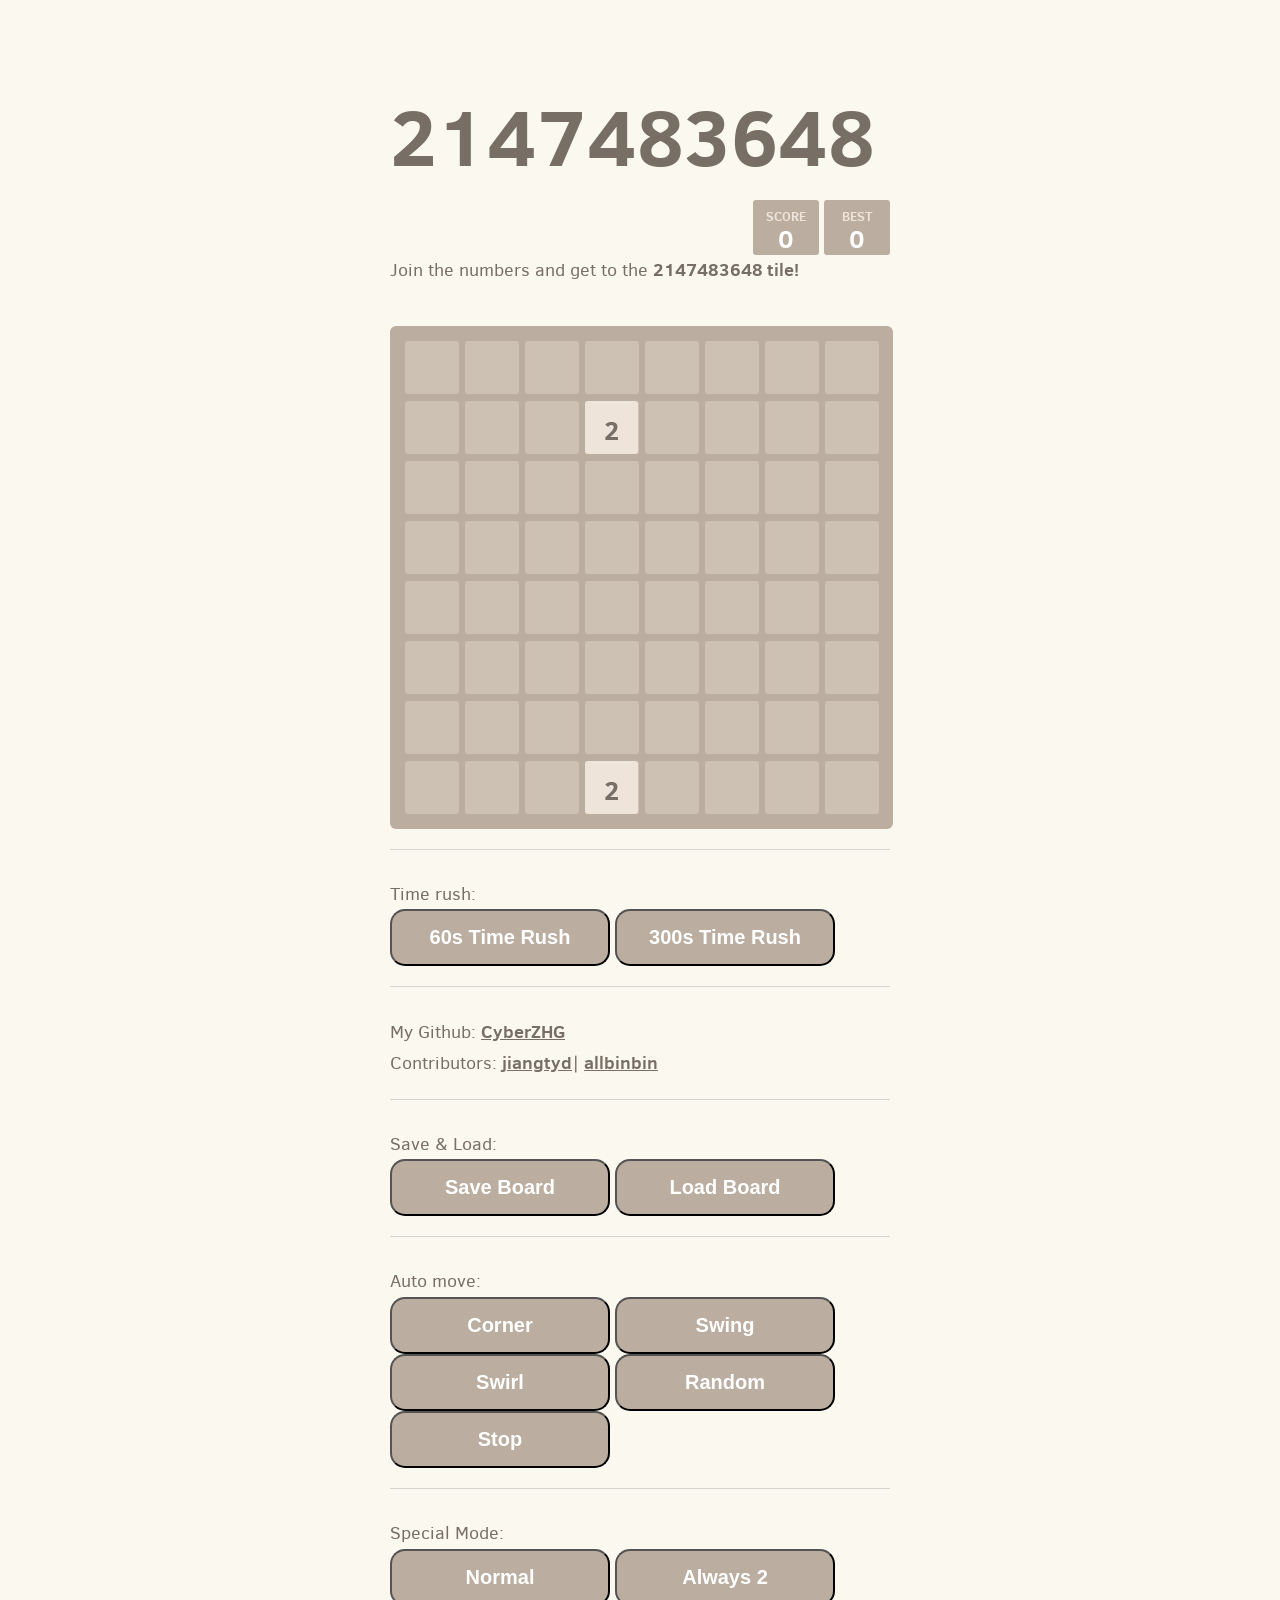
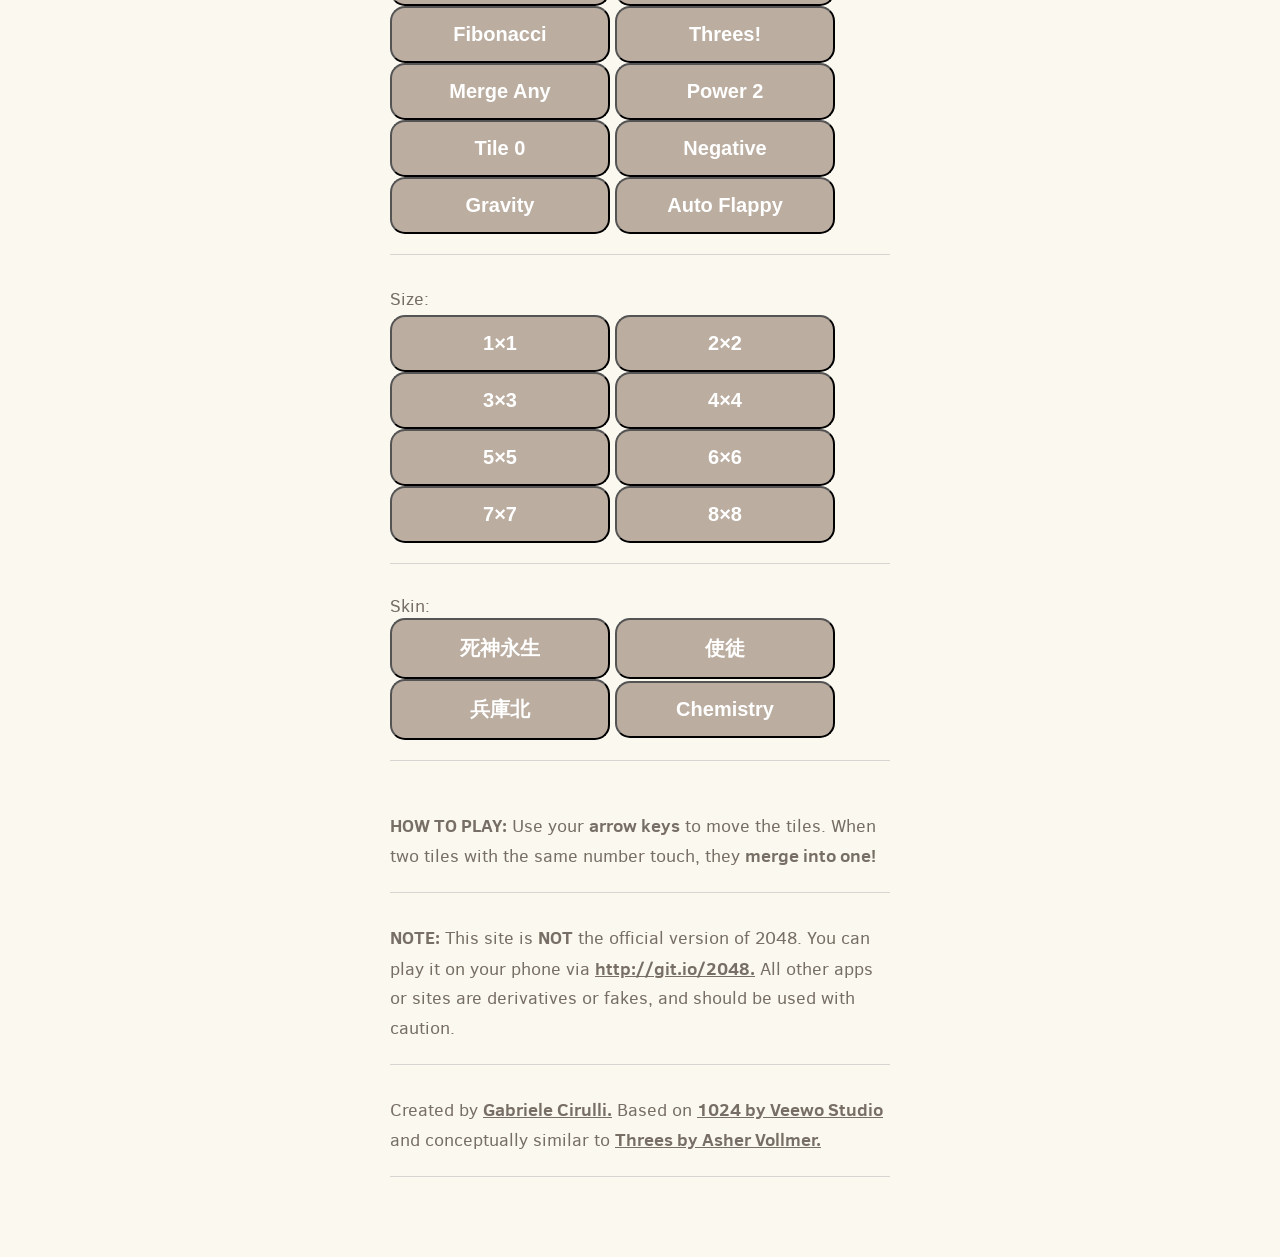
<file: 2147483648games/index.html>
<!DOCTYPE html>
<html>
<head>
  <meta charset="utf-8">
  <title>2147483648</title>

  <link href="style/main.css" rel="stylesheet" type="text/css">
  <link rel="shortcut icon" href="favicon.ico">
  <link rel="apple-touch-icon" href="meta/apple-touch-icon.png">
  <meta name="apple-mobile-web-app-capable" content="yes">

  <meta name="HandheldFriendly" content="True">
  <meta name="MobileOptimized" content="320">
  <meta name="viewport" content="width=device-width, target-densitydpi=160dpi, initial-scale=1.0, maximum-scale=1, user-scalable=no, minimal-ui">
</head>
<body>
  <div class="container">
    <div class="heading">
      <h1 class="title">2147483648</h1>
      <div class="scores-container">
        <div class="score-container">0</div>
        <div class="best-container">0</div>
      </div>
    </div>
    <p class="game-intro" id="game-intro">Join the numbers and get to the <strong>2147483648 tile!</strong></p>

    <div class="game-container">
      <div class="game-message">
        <p></p>
        <div class="lower">
          <a class="retry-button">Try again</a>
        </div>
      </div>

      <div class="grid-container" id="grid-container">
      </div>

      <div class="tile-container" id="tile-container">

      </div>
    </div>
    <hr>
    <p>
      Time rush: <br>
      <button name="time_rush" type="button" onclick="timeRush(60);">60s Time Rush</button>
      <button name="time_rush" type="button" onclick="timeRush(300);">300s Time Rush</button>
    </p>
    <hr>
    <p>
      My Github: <a href="https://github.com/CyberZHG/">CyberZHG</a> <br>
      Contributors: <a href="https://github.com/jiangtyd/">jiangtyd</a>|
      <a href="https://github.com/allbinbin/">allbinbin</a>
    </p>
    <hr/>
    <p>
      Save & Load: <br>
      <button name="save_board" type="button" onclick="saveBoard();">Save Board</button>
      <button name="load_board" type="button" onclick="loadBoard();">Load Board</button>
    </p>
    <hr>
    <p>
      Auto move: <br>
      <button name="automove" type="button" onclick="doMovementPattern(corner);">Corner</button>
      <button name="automove" type="button" onclick="doMovementPattern(swing);">Swing</button>
      <button name="automove" type="button" onclick="doMovementPattern(swirl);">Swirl</button>
      <button name="automove" type="button" onclick="doMovementPattern(random);">Random</button>
      <br/>
      <button type="button" onclick="stopMovement();">Stop</button>
    </p>
    <hr>
    <p>
      Special Mode: <br>
      <button type="button" onclick="changeMode('normal');">Normal</button>
      <button type="button" onclick="changeMode('alwaysTwo');">Always 2</button>
      <button type="button" onclick="changeMode('fibonacci');">Fibonacci</button>
      <button type="button" onclick="changeMode('threes');">Threes!</button>
      <button type="button" onclick="changeMode('mergeAny');">Merge Any</button>
      <button type="button" onclick="changeMode('powerTwo');">Power 2</button>
      <button type="button" onclick="changeMode('tileZero');">Tile 0</button>
      <button type="button" onclick="changeMode('tileNegative');">Negative</button>
      <button type="button" onclick="changeMode('gravity');">Gravity</button>
      <button type="button" onclick="window.location.href='auto_flappy.html';">Auto Flappy</button>
    </p>
    <hr>
    <p>
      Size: <br>
      <button type="button" onclick="changeSize(1);">1×1</button>
      <button type="button" onclick="changeSize(2);">2×2</button>
      <button type="button" onclick="changeSize(3);">3×3</button>
      <button type="button" onclick="changeSize(4);">4×4</button>
      <button type="button" onclick="changeSize(5);">5×5</button>
      <button type="button" onclick="changeSize(6);">6×6</button>
      <button type="button" onclick="changeSize(7);">7×7</button>
      <button type="button" onclick="changeSize(8);">8×8</button>
    </p>
    <hr>
      Skin: <br>
      <button type="button" onclick="window.location.href='skin_santi.html';">死神永生</button>
      <button type="button" onclick="window.location.href='skin_shito.html';">使徒</button>
      <button type="button" onclick="window.location.href='skin_bkb.html';">兵庫北</button>
      <button type="button" onclick="window.location.href='skin_chemistry.html';">Chemistry</button>
    <hr>
    <p class="game-explanation">
      <strong class="important">How to play:</strong> Use your <strong>arrow keys</strong> to move the tiles. When two tiles with the same number touch, they <strong>merge into one!</strong>
    </p>
    <hr>
    <p>
    <strong class="important">Note:</strong> This site is <strong>NOT</strong> the official version of 2048. You can play it on your phone via <a href="http://git.io/2048">http://git.io/2048.</a> All other apps or sites are derivatives or fakes, and should be used with caution.
    </p>
    <hr>
    <p>
    Created by <a href="http://gabrielecirulli.com" target="_blank">Gabriele Cirulli.</a> Based on <a href="https://itunes.apple.com/us/app/1024!/id823499224" target="_blank">1024 by Veewo Studio</a> and conceptually similar to <a href="http://asherv.com/threes/" target="_blank">Threes by Asher Vollmer.</a>
    </p>
    <hr>
  </div>
  <script src="js/animframe_polyfill.js"></script>
  <script src="js/keyboard_input_manager.js"></script>
  <script src="js/html_actuator.js"></script>
  <script src="js/grid.js"></script>
  <script src="js/tile.js"></script>
  <script src="js/local_score_manager.js"></script>
  <script src="js/game_manager.js"></script>
  <script src="js/application.js"></script>
  <script>
    /*(function(i,s,o,g,r,a,m){i['GoogleAnalyticsObject']=r;i[r]=i[r]||function(){
    (i[r].q=i[r].q||[]).push(arguments)},i[r].l=1*new Date();a=s.createElement(o),
    m=s.getElementsByTagName(o)[0];a.async=1;a.src=g;m.parentNode.insertBefore(a,m)
    })(window,document,'script','//www.google-analytics.com/analytics.js','ga');
    ga('create', 'UA-49094472-1', 'cyberzhg.github.io');
    ga('send', 'pageview');*/
  </script>
</body>
</html>
</file>
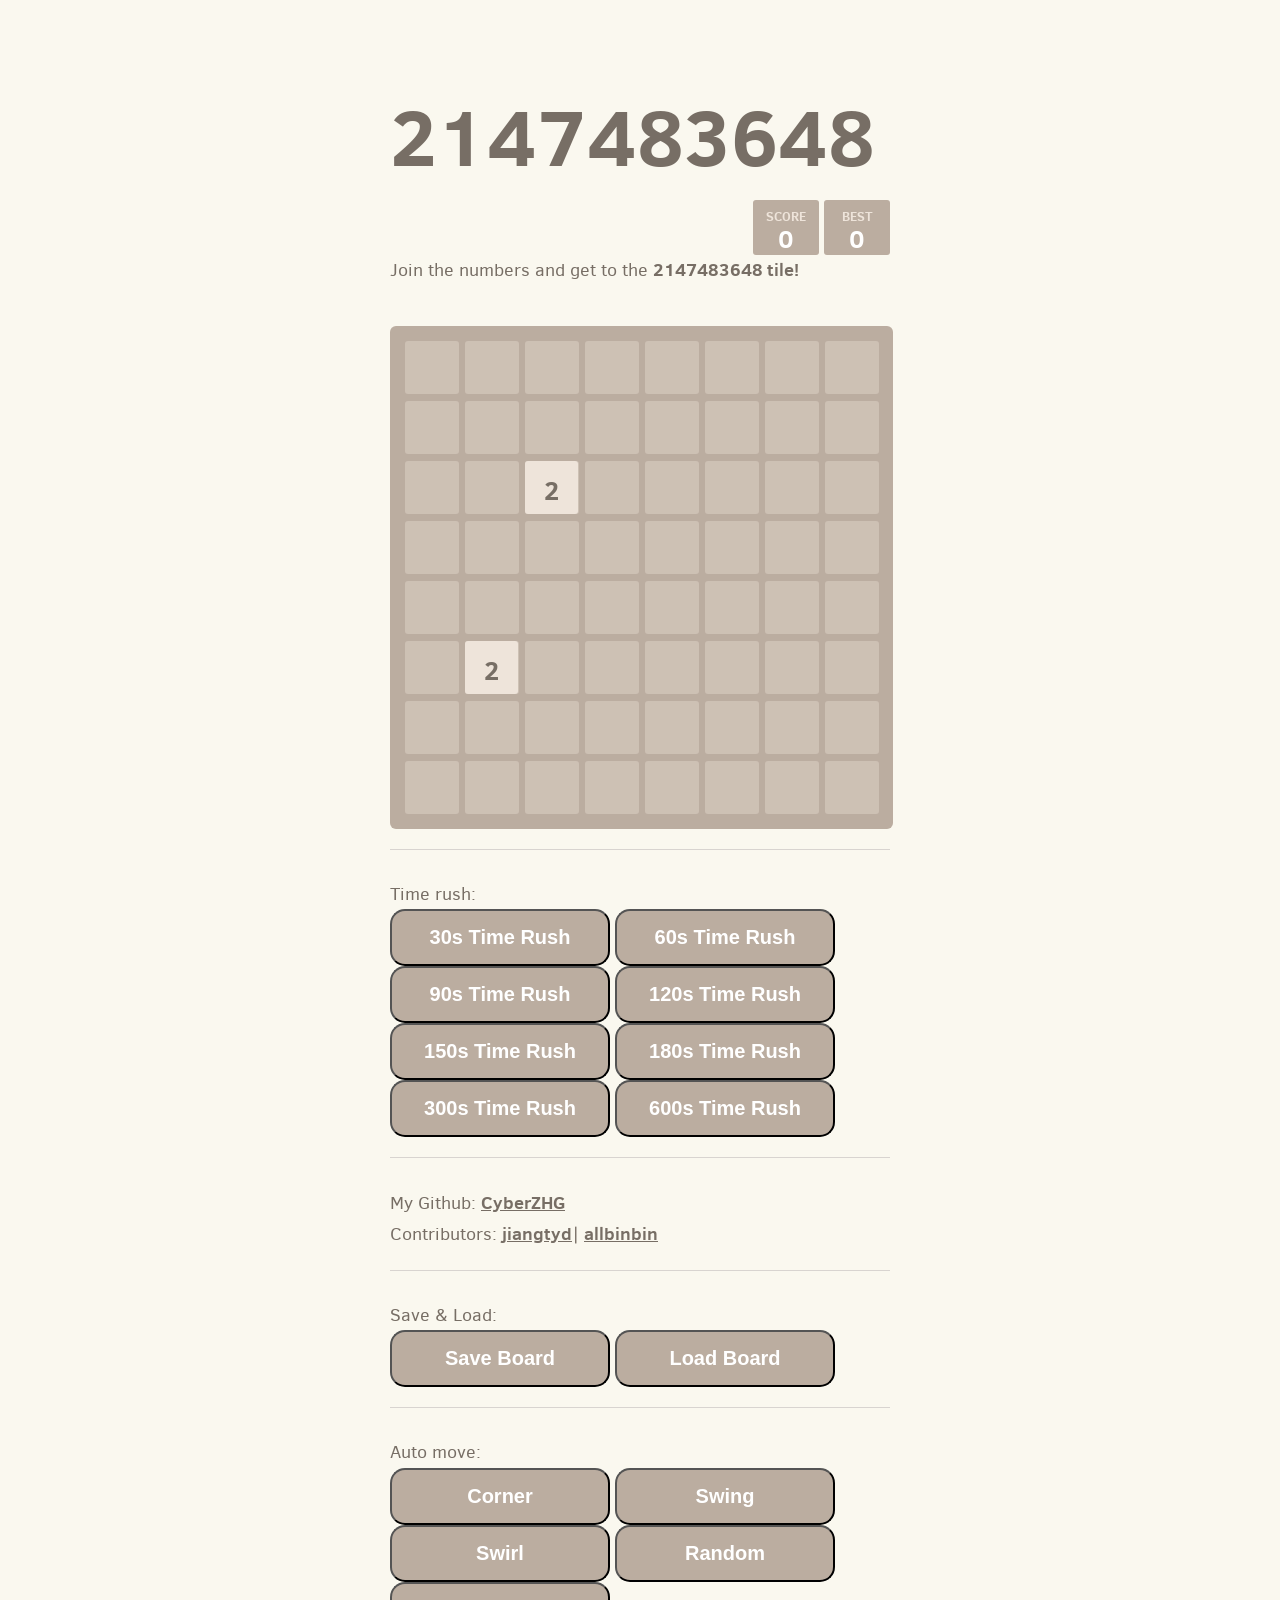
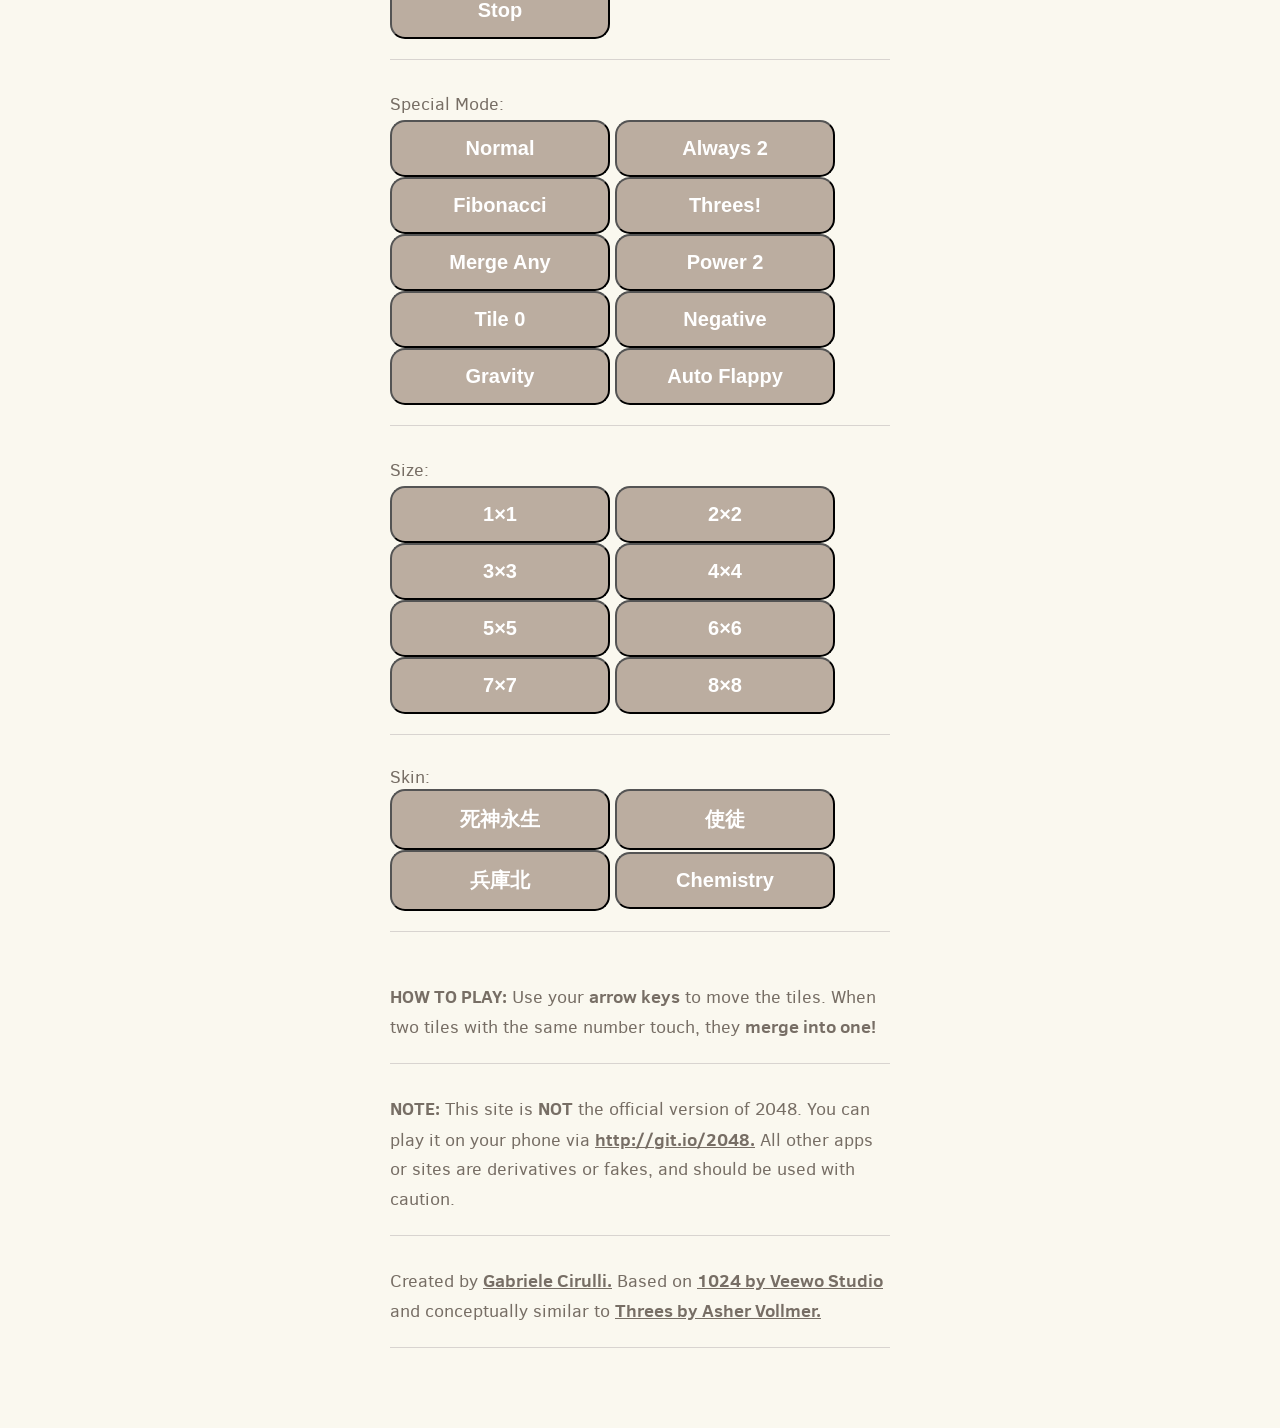
<file: 4294967296/index.html>
<!DOCTYPE html>
<html>
<head>
  <meta charset="utf-8">
  <title>4294967296</title>

  <link href="style/main.css" rel="stylesheet" type="text/css">
  <link rel="shortcut icon" href="favicon.ico">
  <link rel="apple-touch-icon" href="meta/apple-touch-icon.png">
  <meta name="apple-mobile-web-app-capable" content="yes">

  <meta name="HandheldFriendly" content="True">
  <meta name="MobileOptimized" content="320">
  <meta name="viewport" content="width=device-width, target-densitydpi=160dpi, initial-scale=1.0, maximum-scale=1, user-scalable=no, minimal-ui">
</head>
<body>
  <div class="container">
    <div class="heading">
      <h1 class="title">2147483648</h1>
      <div class="scores-container">
        <div class="score-container">0</div>
        <div class="best-container">0</div>
      </div>
    </div>
    <p class="game-intro" id="game-intro">Join the numbers and get to the <strong>2147483648 tile!</strong></p>

    <div class="game-container">
      <div class="game-message">
        <p></p>
        <div class="lower">
          <a class="retry-button">Retry</a>
        </div>
      </div>

      <div class="grid-container" id="grid-container">
      </div>

      <div class="tile-container" id="tile-container">

      </div>
    </div>
    <hr>
    <p>
      Time rush: <br>
      <button name="time_rush" type="button" onclick="timeRush(30);">30s Time Rush</button>
      <button name="time_rush" type="button" onclick="timeRush(60);">60s Time Rush</button>
      <button name="time_rush" type="button" onclick="timeRush(90);">90s Time Rush</button>
      <button name="time_rush" type="button" onclick="timeRush(120);">120s Time Rush</button>
      <button name="time_rush" type="button" onclick="timeRush(150);">150s Time Rush</button>
      <button name="time_rush" type="button" onclick="timeRush(180);">180s Time Rush</button>
      <button name="time_rush" type="button" onclick="timeRush(300);">300s Time Rush</button>
      <button name="time_rush" type="button" onclick="timeRush(600);">600s Time Rush</button>
    </p>
    <hr>
    <p>
      My Github: <a href="https://github.com/CyberZHG/">CyberZHG</a> <br>
      Contributors: <a href="https://github.com/jiangtyd/">jiangtyd</a>|
      <a href="https://github.com/allbinbin/">allbinbin</a>
    </p>
    <hr/>
    <p>
      Save & Load: <br>
      <button name="save_board" type="button" onclick="saveBoard();">Save Board</button>
      <button name="load_board" type="button" onclick="loadBoard();">Load Board</button>
    </p>
    <hr>
    <p>
      Auto move: <br>
      <button name="automove" type="button" onclick="doMovementPattern(corner);">Corner</button>
      <button name="automove" type="button" onclick="doMovementPattern(swing);">Swing</button>
      <button name="automove" type="button" onclick="doMovementPattern(swirl);">Swirl</button>
      <button name="automove" type="button" onclick="doMovementPattern(random);">Random</button>
      <br/>
      <button type="button" onclick="stopMovement();">Stop</button>
    </p>
    <hr>
    <p>
      Special Mode: <br>
      <button type="button" onclick="changeMode('normal');">Normal</button>
      <button type="button" onclick="changeMode('alwaysTwo');">Always 2</button>
      <button type="button" onclick="changeMode('fibonacci');">Fibonacci</button>
      <button type="button" onclick="changeMode('threes');">Threes!</button>
      <button type="button" onclick="changeMode('mergeAny');">Merge Any</button>
      <button type="button" onclick="changeMode('powerTwo');">Power 2</button>
      <button type="button" onclick="changeMode('tileZero');">Tile 0</button>
      <button type="button" onclick="changeMode('tileNegative');">Negative</button>
      <button type="button" onclick="changeMode('gravity');">Gravity</button>
      <button type="button" onclick="window.location.href='auto_flappy.html';">Auto Flappy</button>
    </p>
    <hr>
    <p>
      Size: <br>
      <button type="button" onclick="changeSize(1);">1×1</button>
      <button type="button" onclick="changeSize(2);">2×2</button>
      <button type="button" onclick="changeSize(3);">3×3</button>
      <button type="button" onclick="changeSize(4);">4×4</button>
      <button type="button" onclick="changeSize(5);">5×5</button>
      <button type="button" onclick="changeSize(6);">6×6</button>
      <button type="button" onclick="changeSize(7);">7×7</button>
      <button type="button" onclick="changeSize(8);">8×8</button>
    </p>
    <hr>
      Skin: <br>
      <button type="button" onclick="window.location.href='skin_santi.html';">死神永生</button>
      <button type="button" onclick="window.location.href='skin_shito.html';">使徒</button>
      <button type="button" onclick="window.location.href='skin_bkb.html';">兵庫北</button>
      <button type="button" onclick="window.location.href='skin_chemistry.html';">Chemistry</button>
    <hr>
    <p class="game-explanation">
      <strong class="important">How to play:</strong> Use your <strong>arrow keys</strong> to move the tiles. When two tiles with the same number touch, they <strong>merge into one!</strong>
    </p>
    <hr>
    <p>
    <strong class="important">Note:</strong> This site is <strong>NOT</strong> the official version of 2048. You can play it on your phone via <a href="http://git.io/2048">http://git.io/2048.</a> All other apps or sites are derivatives or fakes, and should be used with caution.
    </p>
    <hr>
    <p>
    Created by <a href="http://gabrielecirulli.com" target="_blank">Gabriele Cirulli.</a> Based on <a href="https://itunes.apple.com/us/app/1024!/id823499224" target="_blank">1024 by Veewo Studio</a> and conceptually similar to <a href="http://asherv.com/threes/" target="_blank">Threes by Asher Vollmer.</a>
    </p>
    <hr>
  </div>
  <script src="js/animframe_polyfill.js"></script>
  <script src="js/keyboard_input_manager.js"></script>
  <script src="js/html_actuator.js"></script>
  <script src="js/grid.js"></script>
  <script src="js/tile.js"></script>
  <script src="js/local_score_manager.js"></script>
  <script src="js/game_manager.js"></script>
  <script src="js/application.js"></script>
  <script>
    /*(function(i,s,o,g,r,a,m){i['GoogleAnalyticsObject']=r;i[r]=i[r]||function(){
    (i[r].q=i[r].q||[]).push(arguments)},i[r].l=1*new Date();a=s.createElement(o),
    m=s.getElementsByTagName(o)[0];a.async=1;a.src=g;m.parentNode.insertBefore(a,m)
    })(window,document,'script','//www.google-analytics.com/analytics.js','ga');
    ga('create', 'UA-49094472-1', 'cyberzhg.github.io');
    ga('send', 'pageview');*/
  </script>
</body>
</html>
</file>
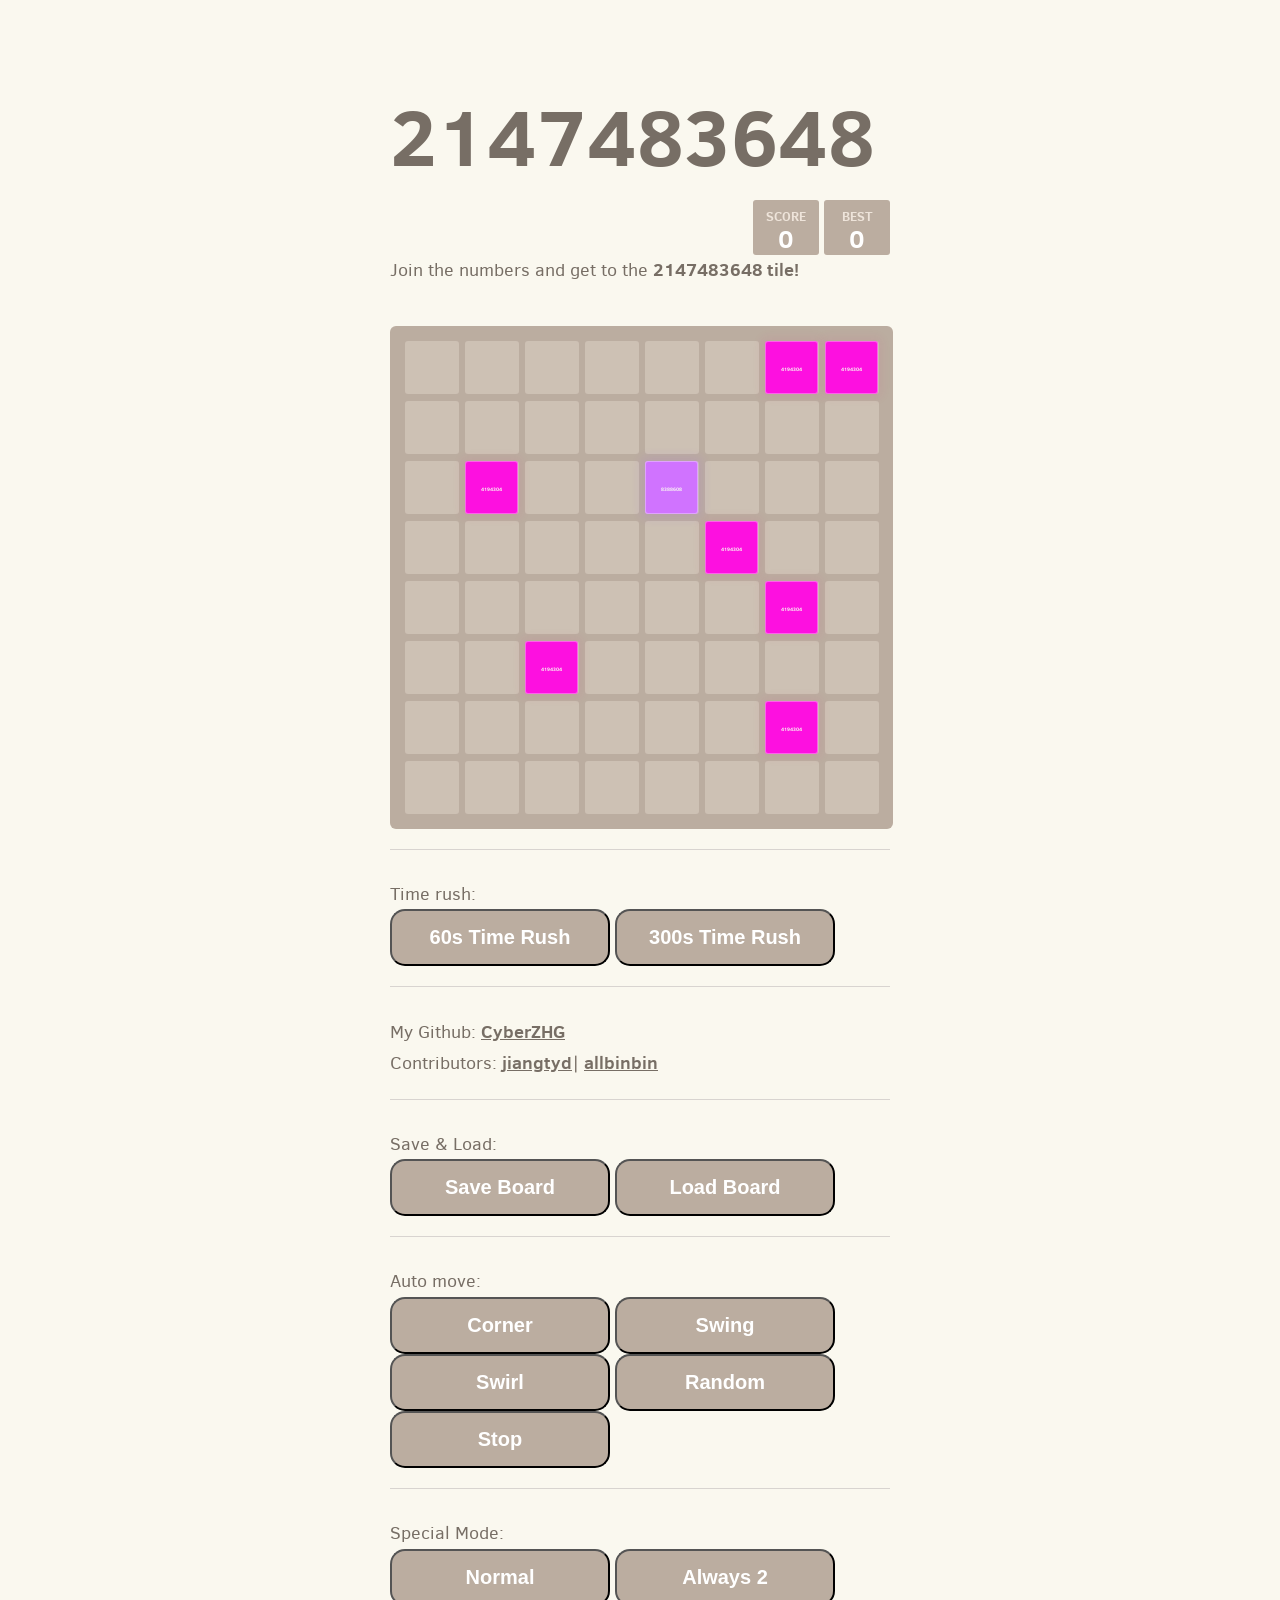
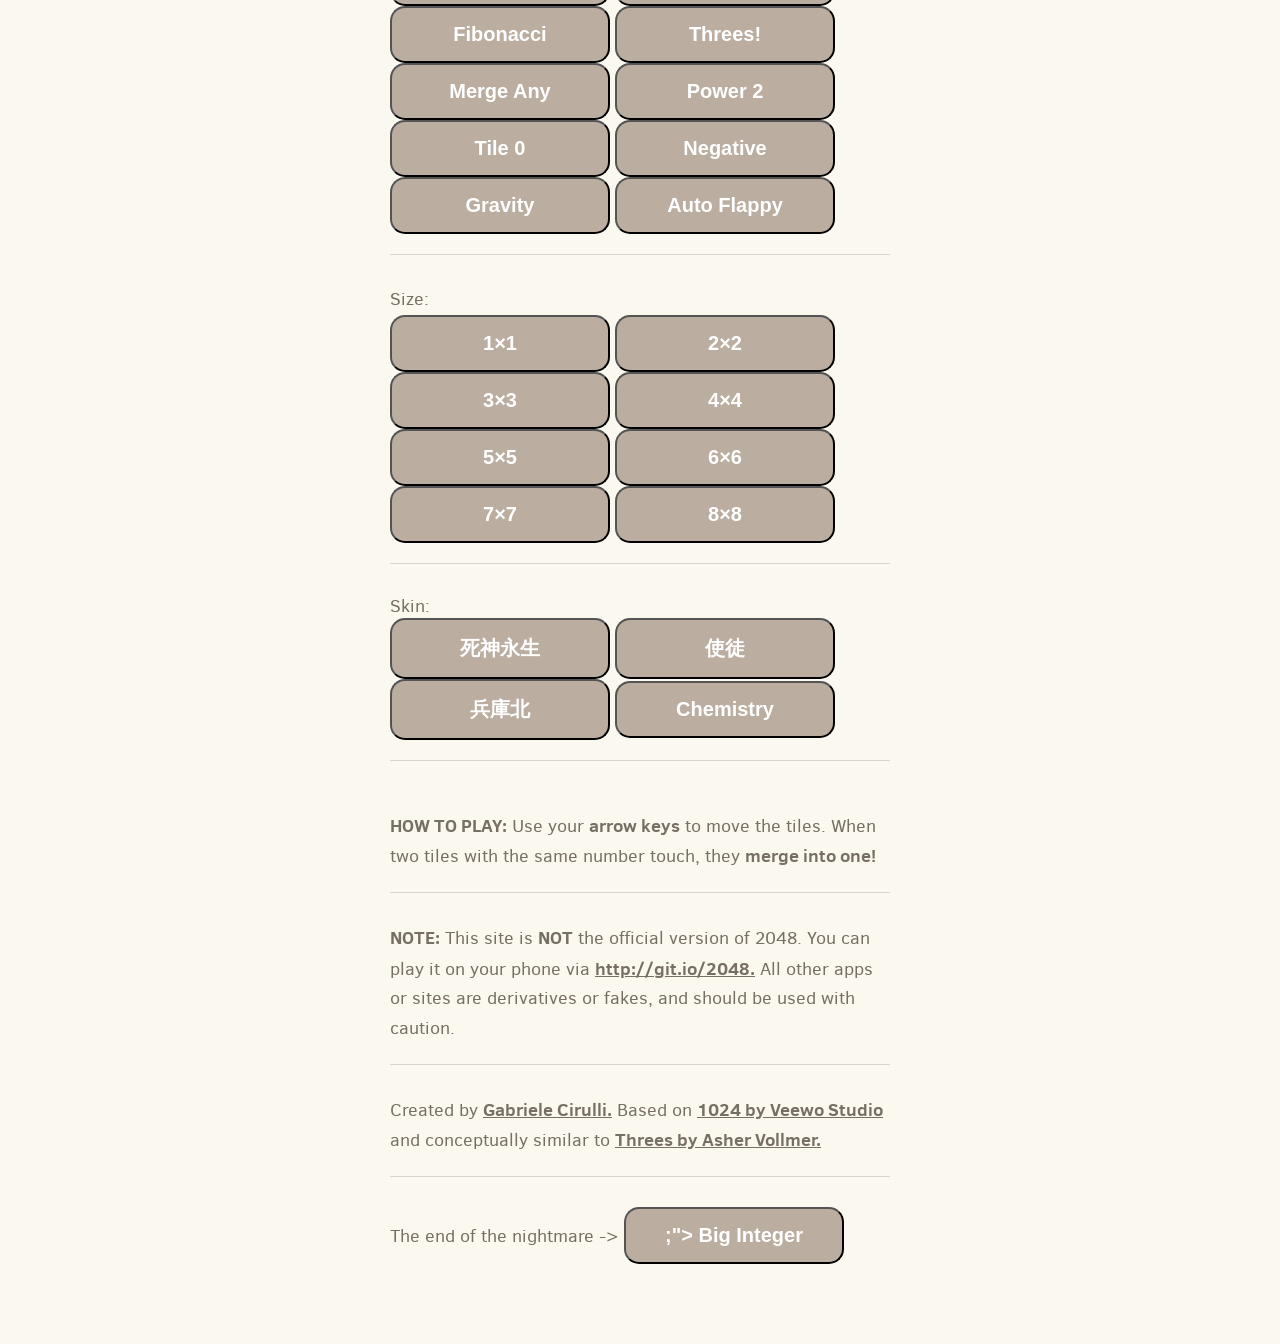
<file: 2147483648games/2147483648game1.html>
<!DOCTYPE html>
<html>
<head>
  <meta charset="utf-8">
  <title>2147483648</title>

  <link href="style/2147483648game1.css" rel="stylesheet" type="text/css">
  <link rel="shortcut icon" href="favicon.ico">
  <link rel="apple-touch-icon" href="meta/apple-touch-icon.png">
  <meta name="apple-mobile-web-app-capable" content="yes">

  <meta name="HandheldFriendly" content="True">
  <meta name="MobileOptimized" content="320">
  <meta name="viewport" content="width=device-width, target-densitydpi=160dpi, initial-scale=1.0, maximum-scale=1, user-scalable=no, minimal-ui">
</head>
<body>
  <div class="container">
    <div class="heading">
      <h1 class="title">2147483648</h1>
      <div class="scores-container">
        <div class="score-container">0</div>
        <div class="best-container">0</div>
      </div>
    </div>
    <p class="game-intro" id="game-intro">Join the numbers and get to the <strong>2147483648 tile!</strong></p>

    <div class="game-container">
      <div class="game-message">
        <p></p>
        <div class="lower">
          <a class="retry-button">Try again</a>
        </div>
      </div>

      <div class="grid-container" id="grid-container">
      </div>

      <div class="tile-container" id="tile-container">

      </div>
    </div>
    <hr>
    <p>
      Time rush: <br>
      <button name="time_rush" type="button" onclick="timeRush(60);">60s Time Rush</button>
      <button name="time_rush" type="button" onclick="timeRush(300);">300s Time Rush</button>
    </p>
    <hr>
    <p>
      My Github: <a href="https://github.com/CyberZHG/">CyberZHG</a> <br>
      Contributors: <a href="https://github.com/jiangtyd/">jiangtyd</a>|
      <a href="https://github.com/allbinbin/">allbinbin</a>
    </p>
    <hr/>
    <p>
      Save & Load: <br>
      <button name="save_board" type="button" onclick="saveBoard();">Save Board</button>
      <button name="load_board" type="button" onclick="loadBoard();">Load Board</button>
    </p>
    <hr>
    <p>
      Auto move: <br>
      <button name="automove" type="button" onclick="doMovementPattern(corner);">Corner</button>
      <button name="automove" type="button" onclick="doMovementPattern(swing);">Swing</button>
      <button name="automove" type="button" onclick="doMovementPattern(swirl);">Swirl</button>
      <button name="automove" type="button" onclick="doMovementPattern(random);">Random</button>
      <br/>
      <button type="button" onclick="stopMovement();">Stop</button>
    </p>
    <hr>
    <p>
      Special Mode: <br>
      <button type="button" onclick="changeMode('normal');">Normal</button>
      <button type="button" onclick="changeMode('alwaysTwo');">Always 2</button>
      <button type="button" onclick="changeMode('fibonacci');">Fibonacci</button>
      <button type="button" onclick="changeMode('threes');">Threes!</button>
      <button type="button" onclick="changeMode('mergeAny');">Merge Any</button>
      <button type="button" onclick="changeMode('powerTwo');">Power 2</button>
      <button type="button" onclick="changeMode('tileZero');">Tile 0</button>
      <button type="button" onclick="changeMode('tileNegative');">Negative</button>
      <button type="button" onclick="changeMode('gravity');">Gravity</button>
      <button type="button" onclick="window.location.href='auto_flappy.html';">Auto Flappy</button>
    </p>
    <hr>
    <p>
      Size: <br>
      <button type="button" onclick="changeSize(1);">1×1</button>
      <button type="button" onclick="changeSize(2);">2×2</button>
      <button type="button" onclick="changeSize(3);">3×3</button>
      <button type="button" onclick="changeSize(4);">4×4</button>
      <button type="button" onclick="changeSize(5);">5×5</button>
      <button type="button" onclick="changeSize(6);">6×6</button>
      <button type="button" onclick="changeSize(7);">7×7</button>
      <button type="button" onclick="changeSize(8);">8×8</button>
    </p>
    <hr>
      Skin: <br>
      <button type="button" onclick="window.location.href='skin_santi.html';">死神永生</button>
      <button type="button" onclick="window.location.href='skin_shito.html';">使徒</button>
      <button type="button" onclick="window.location.href='skin_bkb.html';">兵庫北</button>
      <button type="button" onclick="window.location.href='skin_chemistry.html';">Chemistry</button>
    <hr>
    <p class="game-explanation">
      <strong class="important">How to play:</strong> Use your <strong>arrow keys</strong> to move the tiles. When two tiles with the same number touch, they <strong>merge into one!</strong>
    </p>
    <hr>
    <p>
    <strong class="important">Note:</strong> This site is <strong>NOT</strong> the official version of 2048. You can play it on your phone via <a href="http://git.io/2048">http://git.io/2048.</a> All other apps or sites are derivatives or fakes, and should be used with caution.
    </p>
    <hr>
    <p>
    Created by <a href="http://gabrielecirulli.com" target="_blank">Gabriele Cirulli.</a> Based on <a href="https://itunes.apple.com/us/app/1024!/id823499224" target="_blank">1024 by Veewo Studio</a> and conceptually similar to <a href="http://asherv.com/threes/" target="_blank">Threes by Asher Vollmer.</a>
    </p>
    <hr>
	  <p> The end of the nightmare -> <button type="button" onclick-"<a href='' target='_blank'></a> ;"> Big Integer</button>
	  </p>
  </div>
  <script src="js/animframe_polyfill.js"></script>
  <script src="js/keyboard_input_manager.js"></script>
  <script src="js/html_actuator.js"></script>
  <script src="js/grid.js"></script>
  <script src="js/tile.js"></script>
  <script src="js/local_score_manager.js"></script>
  <script src="js/game_manager_2147483648game1.js"></script>
  <script src="js/application_2147483648game1.js"></script>
  <script>
    /*(function(i,s,o,g,r,a,m){i['GoogleAnalyticsObject']=r;i[r]=i[r]||function(){
    (i[r].q=i[r].q||[]).push(arguments)},i[r].l=1*new Date();a=s.createElement(o),
    m=s.getElementsByTagName(o)[0];a.async=1;a.src=g;m.parentNode.insertBefore(a,m)
    })(window,document,'script','//www.google-analytics.com/analytics.js','ga');
    ga('create', 'UA-49094472-1', 'cyberzhg.github.io');
    ga('send', 'pageview');*/
  </script>
</body>
</html>
</file>
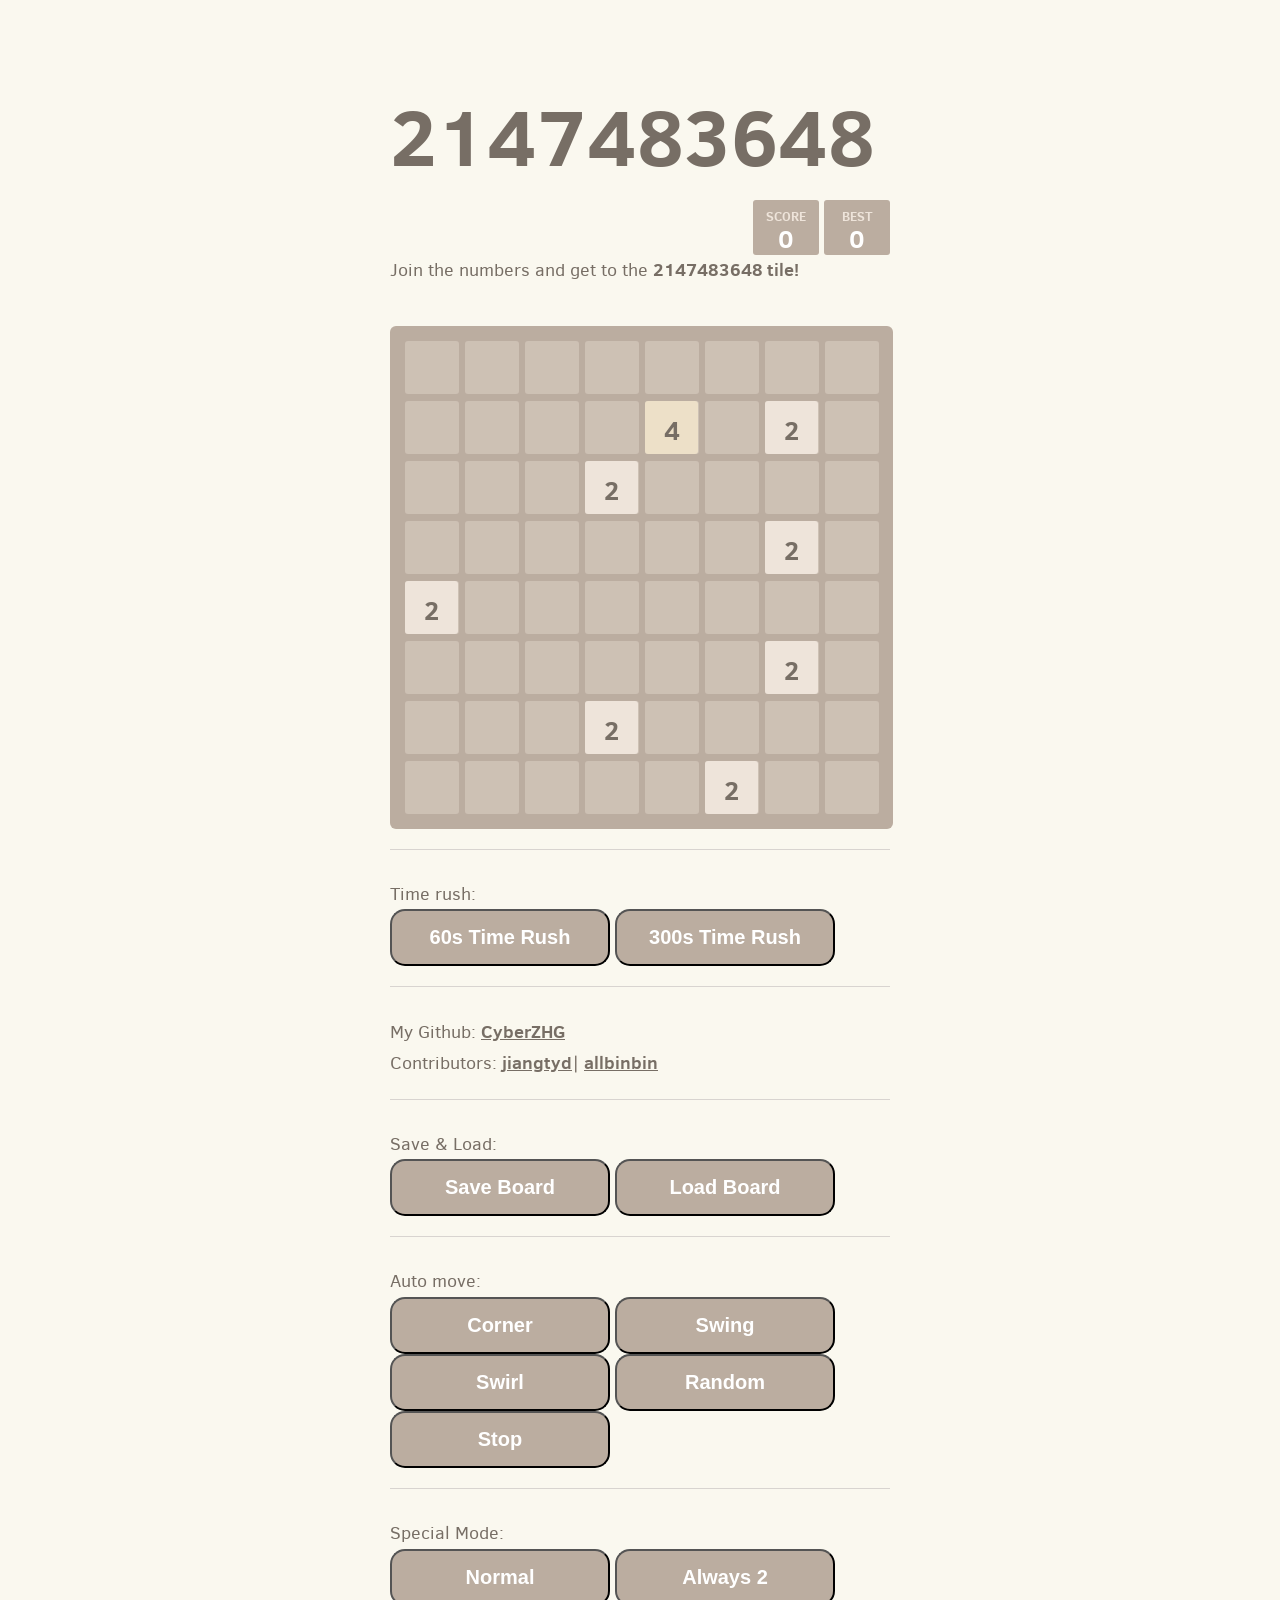
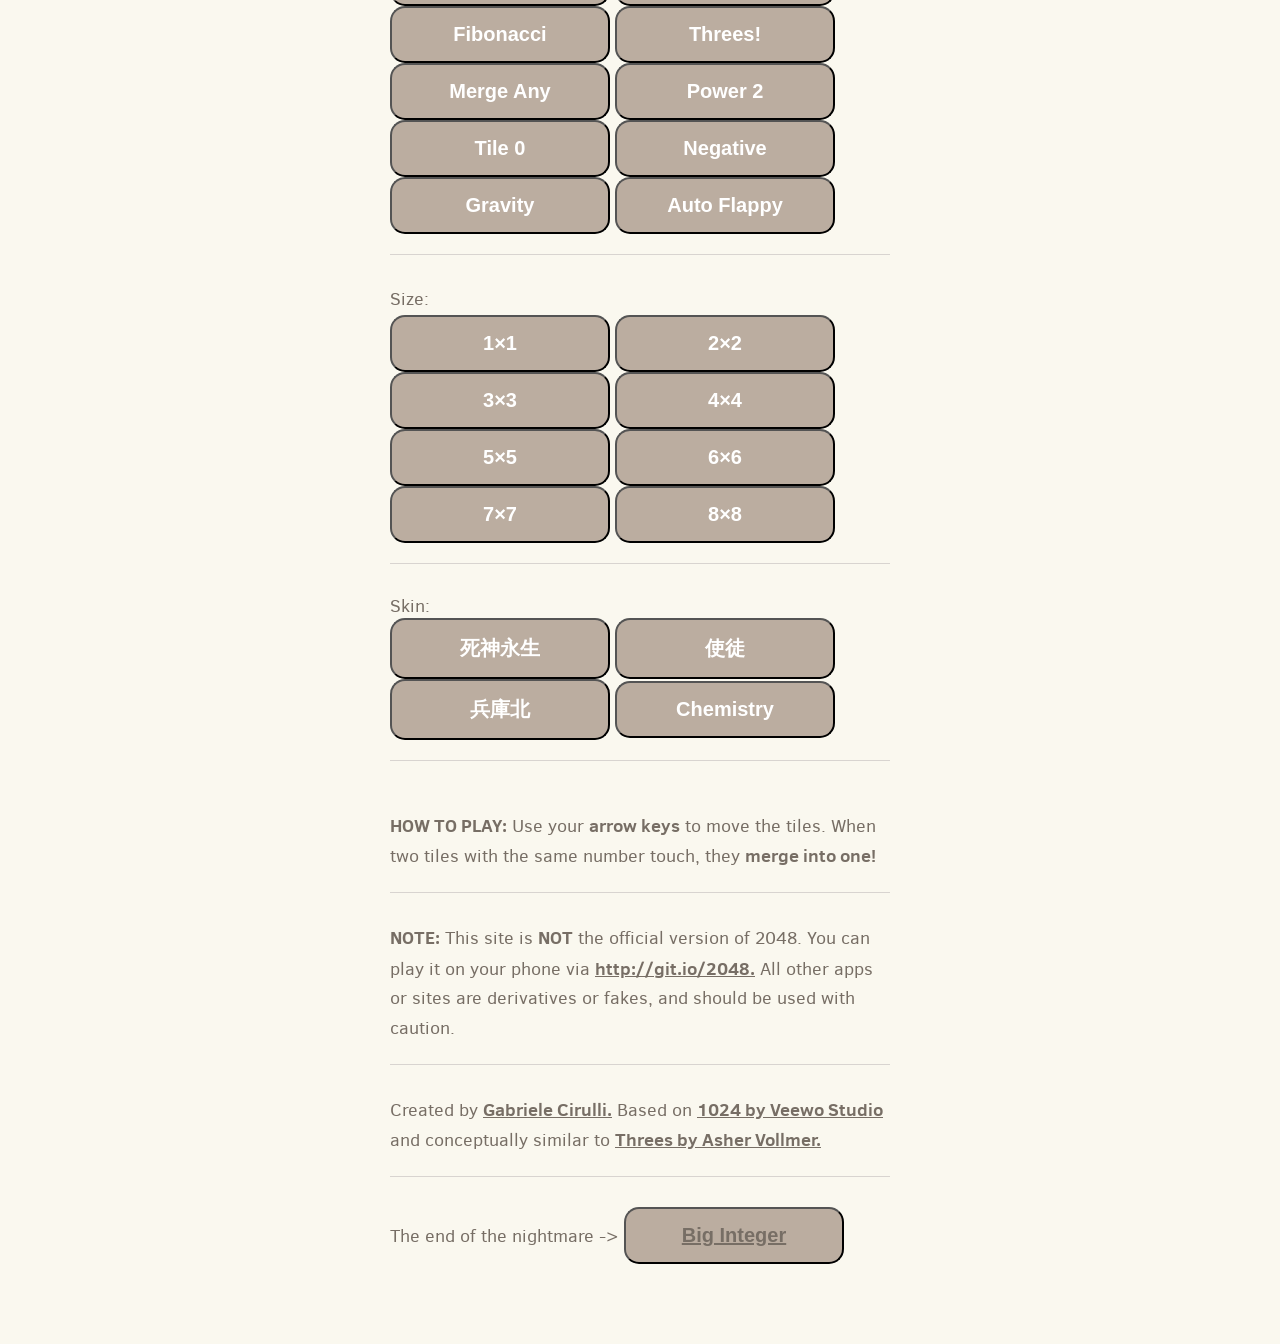
<file: 2147483648games/2147483648game2.html>
<!DOCTYPE html>
<html>
<head>
  <meta charset="utf-8">
  <title>2147483648</title>

  <link href="style/2147483648game2.css" rel="stylesheet" type="text/css">
  <link rel="shortcut icon" href="favicon.ico">
  <link rel="apple-touch-icon" href="meta/apple-touch-icon.png">
  <meta name="apple-mobile-web-app-capable" content="yes">

  <meta name="HandheldFriendly" content="True">
  <meta name="MobileOptimized" content="320">
  <meta name="viewport" content="width=device-width, target-densitydpi=160dpi, initial-scale=1.0, maximum-scale=1, user-scalable=no, minimal-ui">
</head>
<body>
  <div class="container">
    <div class="heading">
      <h1 class="title">2147483648</h1>
      <div class="scores-container">
        <div class="score-container">0</div>
        <div class="best-container">0</div>
      </div>
    </div>
    <p class="game-intro" id="game-intro">Join the numbers and get to the <strong>2147483648 tile!</strong></p>

    <div class="game-container">
      <div class="game-message">
        <p></p>
        <div class="lower">
          <a class="retry-button">Try again</a>
        </div>
      </div>

      <div class="grid-container" id="grid-container">
      </div>

      <div class="tile-container" id="tile-container">

      </div>
    </div>
    <hr>
    <p>
      Time rush: <br>
      <button name="time_rush" type="button" onclick="timeRush(60);">60s Time Rush</button>
      <button name="time_rush" type="button" onclick="timeRush(300);">300s Time Rush</button>
    </p>
    <hr>
    <p>
      My Github: <a href="https://github.com/CyberZHG/">CyberZHG</a> <br>
      Contributors: <a href="https://github.com/jiangtyd/">jiangtyd</a>|
      <a href="https://github.com/allbinbin/">allbinbin</a>
    </p>
    <hr/>
    <p>
      Save & Load: <br>
      <button name="save_board" type="button" onclick="saveBoard();">Save Board</button>
      <button name="load_board" type="button" onclick="loadBoard();">Load Board</button>
    </p>
    <hr>
    <p>
      Auto move: <br>
      <button name="automove" type="button" onclick="doMovementPattern(corner);">Corner</button>
      <button name="automove" type="button" onclick="doMovementPattern(swing);">Swing</button>
      <button name="automove" type="button" onclick="doMovementPattern(swirl);">Swirl</button>
      <button name="automove" type="button" onclick="doMovementPattern(random);">Random</button>
      <br/>
      <button type="button" onclick="stopMovement();">Stop</button>
    </p>
    <hr>
    <p>
      Special Mode: <br>
      <button type="button" onclick="changeMode('normal');">Normal</button>
      <button type="button" onclick="changeMode('alwaysTwo');">Always 2</button>
      <button type="button" onclick="changeMode('fibonacci');">Fibonacci</button>
      <button type="button" onclick="changeMode('threes');">Threes!</button>
      <button type="button" onclick="changeMode('mergeAny');">Merge Any</button>
      <button type="button" onclick="changeMode('powerTwo');">Power 2</button>
      <button type="button" onclick="changeMode('tileZero');">Tile 0</button>
      <button type="button" onclick="changeMode('tileNegative');">Negative</button>
      <button type="button" onclick="changeMode('gravity');">Gravity</button>
      <button type="button" onclick="window.location.href='auto_flappy.html';">Auto Flappy</button>
    </p>
    <hr>
    <p>
      Size: <br>
      <button type="button" onclick="changeSize(1);">1×1</button>
      <button type="button" onclick="changeSize(2);">2×2</button>
      <button type="button" onclick="changeSize(3);">3×3</button>
      <button type="button" onclick="changeSize(4);">4×4</button>
      <button type="button" onclick="changeSize(5);">5×5</button>
      <button type="button" onclick="changeSize(6);">6×6</button>
      <button type="button" onclick="changeSize(7);">7×7</button>
      <button type="button" onclick="changeSize(8);">8×8</button>
    </p>
    <hr>
      Skin: <br>
      <button type="button" onclick="window.location.href='skin_santi.html';">死神永生</button>
      <button type="button" onclick="window.location.href='skin_shito.html';">使徒</button>
      <button type="button" onclick="window.location.href='skin_bkb.html';">兵庫北</button>
      <button type="button" onclick="window.location.href='skin_chemistry.html';">Chemistry</button>
    <hr>
    <p class="game-explanation">
      <strong class="important">How to play:</strong> Use your <strong>arrow keys</strong> to move the tiles. When two tiles with the same number touch, they <strong>merge into one!</strong>
    </p>
    <hr>
    <p>
    <strong class="important">Note:</strong> This site is <strong>NOT</strong> the official version of 2048. You can play it on your phone via <a href="http://git.io/2048">http://git.io/2048.</a> All other apps or sites are derivatives or fakes, and should be used with caution.
    </p>
    <hr>
    <p>
    Created by <a href="http://gabrielecirulli.com" target="_blank">Gabriele Cirulli.</a> Based on <a href="https://itunes.apple.com/us/app/1024!/id823499224" target="_blank">1024 by Veewo Studio</a> and conceptually similar to <a href="http://asherv.com/threes/" target="_blank">Threes by Asher Vollmer.</a>
    </p>
    <hr>
	  <p> The end of the nightmare -> <button type="button"><a href="https://cdpn.io/Cam_08/debug/vYOaRyV/VJrxxOPEBgKr" target="_blank">Big Integer</a></button>
	  </p>
  </div>
  <script src="js/animframe_polyfill.js"></script>
  <script src="js/keyboard_input_manager.js"></script>
  <script src="js/html_actuator.js"></script>
  <script src="js/grid.js"></script>
  <script src="js/tile.js"></script>
  <script src="js/local_score_manager.js"></script>
  <script src="js/game_manager_2147483648game2.js"></script>
  <script src="js/application_2147483648game2.js"></script>
  <script>
    /*(function(i,s,o,g,r,a,m){i['GoogleAnalyticsObject']=r;i[r]=i[r]||function(){
    (i[r].q=i[r].q||[]).push(arguments)},i[r].l=1*new Date();a=s.createElement(o),
    m=s.getElementsByTagName(o)[0];a.async=1;a.src=g;m.parentNode.insertBefore(a,m)
    })(window,document,'script','//www.google-analytics.com/analytics.js','ga');
    ga('create', 'UA-49094472-1', 'cyberzhg.github.io');
    ga('send', 'pageview');*/
  </script>
</body>
</html>
</file>
<file: 2147483648games/style/main.css>
@import url(fonts/clear-sans.css);
html, body {
  margin: 0;
  padding: 0;
  background: #faf8ef;
  color: #776e65;
  font-family: "Clear Sans", "Helvetica Neue", Arial, sans-serif;
  font-size: 18px; }

body {
  margin: 80px 0; }

.heading:after {
  content: "";
  display: block;
  clear: both; }

h1.title {
  font-size: 80px;
  font-weight: bold;
  margin: 0;
  display: block;
  float: left; }
  
button {
  color: white;
  background: #bbada0;
  padding: 15px;
  border-radius: 15px;
  font-size: 20px;
  font-weight: bold;
  width: 220px;
}

@-webkit-keyframes move-up {
  0% {
    top: 25px;
    opacity: 1; }

  100% {
    top: -50px;
    opacity: 0; } }

@-moz-keyframes move-up {
  0% {
    top: 25px;
    opacity: 1; }

  100% {
    top: -50px;
    opacity: 0; } }

@keyframes move-up {
  0% {
    top: 25px;
    opacity: 1; }

  100% {
    top: -50px;
    opacity: 0; } }

.scores-container {
  float: right;
  text-align: right; }

.score-container, .best-container {
  position: relative;
  display: inline-block;
  background: #bbada0;
  padding: 15px 25px;
  font-size: 25px;
  height: 25px;
  line-height: 47px;
  font-weight: bold;
  border-radius: 3px;
  color: white;
  margin-top: 8px;
  text-align: center; }
  .score-container:after, .best-container:after {
    position: absolute;
    width: 100%;
    top: 10px;
    left: 0;
    text-transform: uppercase;
    font-size: 13px;
    line-height: 13px;
    text-align: center;
    color: #eee4da; }
  .score-container .score-addition, .best-container .score-addition {
    position: absolute;
    right: 30px;
    color: red;
    font-size: 25px;
    line-height: 25px;
    font-weight: bold;
    color: rgba(119, 110, 101, 0.9);
    z-index: 100;
    -webkit-animation: move-up 600ms ease-in;
    -moz-animation: move-up 600ms ease-in;
    animation: move-up 600ms ease-in;
    -webkit-animation-fill-mode: both;
    -moz-animation-fill-mode: both;
    animation: both; }

.score-container:after {
  content: "Score"; }

.best-container:after {
  content: "Best"; }

p {
  margin-top: 0;
  margin-bottom: 10px;
  line-height: 1.65; }

a {
  color: #776e65;
  font-weight: bold;
  text-decoration: underline;
  cursor: pointer; }

strong.important {
  text-transform: uppercase; }

hr {
  border: none;
  border-bottom: 1px solid #d8d4d0;
  margin-top: 20px;
  margin-bottom: 30px; }

.container {
  width: 500px;
  margin: 0 auto; }

@-webkit-keyframes fade-in {
  0% {
    opacity: 0; }

  100% {
    opacity: 1; } }

@-moz-keyframes fade-in {
  0% {
    opacity: 0; }

  100% {
    opacity: 1; } }

@keyframes fade-in {
  0% {
    opacity: 0; }

  100% {
    opacity: 1; } }

.game-container {
  margin-top: 40px;
  position: relative;
  padding: 15px;
  cursor: default;
  -webkit-touch-callout: none;
  -webkit-user-select: none;
  -moz-user-select: none;
  background: #bbada0;
  border-radius: 6px;
  width: 503px;
  height: 503px;
  -webkit-box-sizing: border-box;
  -moz-box-sizing: border-box;
  box-sizing: border-box; }
  .game-container .game-message {
    display: none;
    position: absolute;
    top: 0;
    right: 0;
    bottom: 0;
    left: 0;
    background: rgba(238, 228, 218, 0.5);
    z-index: 100;
    text-align: center;
    -webkit-animation: fade-in 800ms ease 1200ms;
    -moz-animation: fade-in 800ms ease 1200ms;
    animation: fade-in 800ms ease 1200ms;
    -webkit-animation-fill-mode: both;
    -moz-animation-fill-mode: both;
    animation: both; }
    .game-container .game-message p {
      font-size: 60px;
      font-weight: bold;
      height: 60px;
      line-height: 60px;
      margin-top: 222px; }
    .game-container .game-message .lower {
      display: block;
      margin-top: 59px; }
    .game-container .game-message a {
      display: inline-block;
      background: #8f7a66;
      border-radius: 3px;
      padding: 0 20px;
      text-decoration: none;
      color: #f9f6f2;
      height: 40px;
      line-height: 42px;
      margin-left: 9px; }
    .game-container .game-message.game-won {
      background: rgba(237, 194, 46, 0.5);
      color: #f9f6f2; }
    .game-container .game-message.game-won, .game-container .game-message.game-over {
      display: block; }

.grid-container {
  position: absolute;
  z-index: 1; }

.grid-row {
  margin-bottom: 6.5px; }
  .grid-row:last-child {
    margin-bottom: 0; }
  .grid-row:after {
    content: "";
    display: block;
    clear: both; }

.grid-cell {
  width: 53.5px;
  height: 53.5px;
  margin-right: 6.5px;
  float: left;
  border-radius: 3px;
  background: rgba(238, 228, 218, 0.35); }
  .grid-cell:last-child {
    margin-right: 0; }

.tile-container {
  position: absolute;
  z-index: 2; }

.tile, .tile .tile-inner {
  width: 53px;
  height: 53px;
  line-height: 58.125px; }
.tile.tile-position-1-1 {
  -webkit-transform: translate(0px, 0px);
  -moz-transform: translate(0px, 0px);
  transform: translate(0px, 0px); }
.tile.tile-position-1-2 {
  -webkit-transform: translate(0px, 60px);
  -moz-transform: translate(0px, 60px);
  transform: translate(0px, 60px); }
.tile.tile-position-1-3 {
  -webkit-transform: translate(0px, 120px);
  -moz-transform: translate(0px, 120px);
  transform: translate(0px, 120px); }
.tile.tile-position-1-4 {
  -webkit-transform: translate(0px, 180px);
  -moz-transform: translate(0px, 180px);
  transform: translate(0px, 180px); }
.tile.tile-position-1-5 {
  -webkit-transform: translate(0px, 240px);
  -moz-transform: translate(0px, 240px);
  transform: translate(0px, 240px); }
.tile.tile-position-1-6 {
  -webkit-transform: translate(0px, 300px);
  -moz-transform: translate(0px, 300px);
  transform: translate(0px, 300px); }
.tile.tile-position-1-7 {
  -webkit-transform: translate(0px, 360px);
  -moz-transform: translate(0px, 360px);
  transform: translate(0px, 360px); }
.tile.tile-position-1-8 {
  -webkit-transform: translate(0px, 420px);
  -moz-transform: translate(0px, 420px);
  transform: translate(0px, 420px); }
.tile.tile-position-2-1 {
  -webkit-transform: translate(60px, 0px);
  -moz-transform: translate(60px, 0px);
  transform: translate(60px, 0px); }
.tile.tile-position-2-2 {
  -webkit-transform: translate(60px, 60px);
  -moz-transform: translate(60px, 60px);
  transform: translate(60px, 60px); }
.tile.tile-position-2-3 {
  -webkit-transform: translate(60px, 120px);
  -moz-transform: translate(60px, 120px);
  transform: translate(60px, 120px); }
.tile.tile-position-2-4 {
  -webkit-transform: translate(60px, 180px);
  -moz-transform: translate(60px, 180px);
  transform: translate(60px, 180px); }
.tile.tile-position-2-5 {
  -webkit-transform: translate(60px, 240px);
  -moz-transform: translate(60px, 240px);
  transform: translate(60px, 240px); }
.tile.tile-position-2-6 {
  -webkit-transform: translate(60px, 300px);
  -moz-transform: translate(60px, 300px);
  transform: translate(60px, 300px); }
.tile.tile-position-2-7 {
  -webkit-transform: translate(60px, 360px);
  -moz-transform: translate(60px, 360px);
  transform: translate(60px, 360px); }
.tile.tile-position-2-8 {
  -webkit-transform: translate(60px, 420px);
  -moz-transform: translate(60px, 420px);
  transform: translate(60px, 420px); }
.tile.tile-position-3-1 {
  -webkit-transform: translate(120px, 0px);
  -moz-transform: translate(120px, 0px);
  transform: translate(120px, 0px); }
.tile.tile-position-3-2 {
  -webkit-transform: translate(120px, 60px);
  -moz-transform: translate(120px, 60px);
  transform: translate(120px, 60px); }
.tile.tile-position-3-3 {
  -webkit-transform: translate(120px, 120px);
  -moz-transform: translate(120px, 120px);
  transform: translate(120px, 120px); }
.tile.tile-position-3-4 {
  -webkit-transform: translate(120px, 180px);
  -moz-transform: translate(120px, 180px);
  transform: translate(120px, 180px); }
.tile.tile-position-3-5 {
  -webkit-transform: translate(120px, 240px);
  -moz-transform: translate(120px, 240px);
  transform: translate(120px, 240px); }
.tile.tile-position-3-6 {
  -webkit-transform: translate(120px, 300px);
  -moz-transform: translate(120px, 300px);
  transform: translate(120px, 300px); }
.tile.tile-position-3-7 {
  -webkit-transform: translate(120px, 360px);
  -moz-transform: translate(120px, 360px);
  transform: translate(120px, 360px); }
.tile.tile-position-3-8 {
  -webkit-transform: translate(120px, 420px);
  -moz-transform: translate(120px, 420px);
  transform: translate(120px, 420px); }
.tile.tile-position-4-1 {
  -webkit-transform: translate(180px, 0px);
  -moz-transform: translate(180px, 0px);
  transform: translate(180px, 0px); }
.tile.tile-position-4-2 {
  -webkit-transform: translate(180px, 60px);
  -moz-transform: translate(180px, 60px);
  transform: translate(180px, 60px); }
.tile.tile-position-4-3 {
  -webkit-transform: translate(180px, 120px);
  -moz-transform: translate(180px, 120px);
  transform: translate(180px, 120px); }
.tile.tile-position-4-4 {
  -webkit-transform: translate(180px, 180px);
  -moz-transform: translate(180px, 180px);
  transform: translate(180px, 180px); }
.tile.tile-position-4-5 {
  -webkit-transform: translate(180px, 240px);
  -moz-transform: translate(180px, 240px);
  transform: translate(180px, 240px); }
.tile.tile-position-4-6 {
  -webkit-transform: translate(180px, 300px);
  -moz-transform: translate(180px, 300px);
  transform: translate(180px, 300px); }
.tile.tile-position-4-7 {
  -webkit-transform: translate(180px, 360px);
  -moz-transform: translate(180px, 360px);
  transform: translate(180px, 360px); }
.tile.tile-position-4-8 {
  -webkit-transform: translate(180px, 420px);
  -moz-transform: translate(180px, 420px);
  transform: translate(180px, 420px); }
.tile.tile-position-5-1 {
  -webkit-transform: translate(240px, 0px);
  -moz-transform: translate(240px, 0px);
  transform: translate(240px, 0px); }
.tile.tile-position-5-2 {
  -webkit-transform: translate(240px, 60px);
  -moz-transform: translate(240px, 60px);
  transform: translate(240px, 60px); }
.tile.tile-position-5-3 {
  -webkit-transform: translate(240px, 120px);
  -moz-transform: translate(240px, 120px);
  transform: translate(240px, 120px); }
.tile.tile-position-5-4 {
  -webkit-transform: translate(240px, 180px);
  -moz-transform: translate(240px, 180px);
  transform: translate(240px, 180px); }
.tile.tile-position-5-5 {
  -webkit-transform: translate(240px, 240px);
  -moz-transform: translate(240px, 240px);
  transform: translate(240px, 240px); }
.tile.tile-position-5-6 {
  -webkit-transform: translate(240px, 300px);
  -moz-transform: translate(240px, 300px);
  transform: translate(240px, 300px); }
.tile.tile-position-5-7 {
  -webkit-transform: translate(240px, 360px);
  -moz-transform: translate(240px, 360px);
  transform: translate(240px, 360px); }
.tile.tile-position-5-8 {
  -webkit-transform: translate(240px, 420px);
  -moz-transform: translate(240px, 420px);
  transform: translate(240px, 420px); }
.tile.tile-position-6-1 {
  -webkit-transform: translate(300px, 0px);
  -moz-transform: translate(300px, 0px);
  transform: translate(300px, 0px); }
.tile.tile-position-6-2 {
  -webkit-transform: translate(300px, 60px);
  -moz-transform: translate(300px, 60px);
  transform: translate(300px, 60px); }
.tile.tile-position-6-3 {
  -webkit-transform: translate(300px, 120px);
  -moz-transform: translate(300px, 120px);
  transform: translate(300px, 120px); }
.tile.tile-position-6-4 {
  -webkit-transform: translate(300px, 180px);
  -moz-transform: translate(300px, 180px);
  transform: translate(300px, 180px); }
.tile.tile-position-6-5 {
  -webkit-transform: translate(300px, 240px);
  -moz-transform: translate(300px, 240px);
  transform: translate(300px, 240px); }
.tile.tile-position-6-6 {
  -webkit-transform: translate(300px, 300px);
  -moz-transform: translate(300px, 300px);
  transform: translate(300px, 300px); }
.tile.tile-position-6-7 {
  -webkit-transform: translate(300px, 360px);
  -moz-transform: translate(300px, 360px);
  transform: translate(300px, 360px); }
.tile.tile-position-6-8 {
  -webkit-transform: translate(300px, 420px);
  -moz-transform: translate(300px, 420px);
  transform: translate(300px, 420px); }
.tile.tile-position-7-1 {
  -webkit-transform: translate(360px, 0px);
  -moz-transform: translate(360px, 0px);
  transform: translate(360px, 0px); }
.tile.tile-position-7-2 {
  -webkit-transform: translate(360px, 60px);
  -moz-transform: translate(360px, 60px);
  transform: translate(360px, 60px); }
.tile.tile-position-7-3 {
  -webkit-transform: translate(360px, 120px);
  -moz-transform: translate(360px, 120px);
  transform: translate(360px, 120px); }
.tile.tile-position-7-4 {
  -webkit-transform: translate(360px, 180px);
  -moz-transform: translate(360px, 180px);
  transform: translate(360px, 180px); }
.tile.tile-position-7-5 {
  -webkit-transform: translate(360px, 240px);
  -moz-transform: translate(360px, 240px);
  transform: translate(360px, 240px); }
.tile.tile-position-7-6 {
  -webkit-transform: translate(360px, 300px);
  -moz-transform: translate(360px, 300px);
  transform: translate(360px, 300px); }
.tile.tile-position-7-7 {
  -webkit-transform: translate(360px, 360px);
  -moz-transform: translate(360px, 360px);
  transform: translate(360px, 360px); }
.tile.tile-position-7-8 {
  -webkit-transform: translate(360px, 420px);
  -moz-transform: translate(360px, 420px);
  transform: translate(360px, 420px); }
.tile.tile-position-8-1 {
  -webkit-transform: translate(420px, 0px);
  -moz-transform: translate(420px, 0px);
  transform: translate(420px, 0px); }
.tile.tile-position-8-2 {
  -webkit-transform: translate(420px, 60px);
  -moz-transform: translate(420px, 60px);
  transform: translate(420px, 60px); }
.tile.tile-position-8-3 {
  -webkit-transform: translate(420px, 120px);
  -moz-transform: translate(420px, 120px);
  transform: translate(420px, 120px); }
.tile.tile-position-8-4 {
  -webkit-transform: translate(420px, 180px);
  -moz-transform: translate(420px, 180px);
  transform: translate(420px, 180px); }
.tile.tile-position-8-5 {
  -webkit-transform: translate(420px, 240px);
  -moz-transform: translate(420px, 240px);
  transform: translate(420px, 240px); }
.tile.tile-position-8-6 {
  -webkit-transform: translate(420px, 300px);
  -moz-transform: translate(420px, 300px);
  transform: translate(420px, 300px); }
.tile.tile-position-8-7 {
  -webkit-transform: translate(420px, 360px);
  -moz-transform: translate(420px, 360px);
  transform: translate(420px, 360px); }
.tile.tile-position-8-8 {
  -webkit-transform: translate(420px, 420px);
  -moz-transform: translate(420px, 420px);
  transform: translate(420px, 420px); }

.tile {
  position: absolute;
  -webkit-transition: 100ms ease-in-out;
  -moz-transition: 100ms ease-in-out;
  transition: 100ms ease-in-out;
  -webkit-transition-property: -webkit-transform;
  -moz-transition-property: -moz-transform;
  transition-property: transform; }
  .tile .tile-inner {
    border-radius: 3px;
    background: #eee4da;
    text-align: center;
    font-weight: bold;
    z-index: 10;
    font-size: 20px; }
  .tile.tile-2 .tile-inner, .tile.tile-0 .tile-inner, .tile.tile-1 .tile-inner {
    font-size: 26px; 
    background: #eee4da;
    box-shadow: 0 0 10px 5px rgba(243, 215, 116, 0), inset 0 0 0 1px rgba(255, 255, 255, 0); }
    @media screen and (max-width: 480px) {
      .tile.tile-2 .tile-inner, .tile.tile-1 .tile-inner {
        font-size: 20px; } }
  .tile.tile-4 .tile-inner, .tile.tile-3 .tile-inner {
    font-size: 26px; 
    background: #ede0c8;
    box-shadow: 0 0 10px 5px rgba(243, 215, 116, 0), inset 0 0 0 1px rgba(255, 255, 255, 0); }
    @media screen and (max-width: 480px) {
      .tile.tile-4 .tile-inner, .tile.tile-3 .tile-inner {
        font-size: 20px; } }
  .tile.tile-8 .tile-inner, .tile.tile-5 .tile-inner, .tile.tile-6 .tile-inner  {
    font-size: 26px; 
    color: #f9f6f2;
    background: #f2b179; }
    @media screen and (max-width: 480px) {
      .tile.tile-8 .tile-inner, .tile.tile-5 .tile-inner, .tile.tile-6 .tile-inner  {
        font-size: 20px; } }
  .tile.tile-16 .tile-inner, .tile.tile-8 .tile-inner, .tile.tile-12 .tile-inner  {
    font-size: 26px; 
    color: #f9f6f2;
    background: #f59563; }
    @media screen and (max-width: 480px) {
      .tile.tile-16 .tile-inner, .tile.tile-8 .tile-inner, .tile.tile-12 .tile-inner  {
        font-size: 19px; } }
  .tile.tile-32 .tile-inner, .tile.tile-13 .tile-inner, .tile.tile-24 .tile-inner  {
    font-size: 26px; 
    color: #f9f6f2;
    background: #f67c5f; }
    @media screen and (max-width: 480px) {
      .tile.tile-32 .tile-inner, .tile.tile-13 .tile-inner, .tile.tile-24 .tile-inner  {
        font-size: 19px; } }
  .tile.tile-64 .tile-inner, .tile.tile-21 .tile-inner, .tile.tile-48 .tile-inner  {
    font-size: 26px; 
    color: #f9f6f2;
    background: #f65e3b; }
    @media screen and (max-width: 480px) {
      .tile.tile-64 .tile-inner, .tile.tile-21 .tile-inner, .tile.tile-48 .tile-inner  {
        font-size: 19px; } }
  .tile.tile-128 .tile-inner, .tile.tile-34 .tile-inner, .tile.tile-96 .tile-inner  {
    color: #f9f6f2;
    background: #edcf72;
    font-size: 24px; }
    @media screen and (max-width: 480px) {
      .tile.tile-128 .tile-inner, .tile.tile-34 .tile-inner, .tile.tile-96 .tile-inner  {
        font-size: 15px; } }
  .tile.tile-256 .tile-inner, .tile.tile-55 .tile-inner, .tile.tile-192 .tile-inner  {
    color: #f9f6f2;
    background: #edcc61;
    font-size: 24px; }
    @media screen and (max-width: 480px) {
      .tile.tile-256 .tile-inner, .tile.tile-55 .tile-inner, .tile.tile-192 .tile-inner  {
        font-size: 15px; } }
  .tile.tile-512 .tile-inner, .tile.tile-89 .tile-inner, .tile.tile-384 .tile-inner  {
    color: #f9f6f2;
    background: #edc850;
    font-size: 24px; }
    @media screen and (max-width: 480px) {
      .tile.tile-512 .tile-inner, .tile.tile-89 .tile-inner, .tile.tile-384 .tile-inner  {
        font-size: 15px; } }
  .tile.tile-1024 .tile-inner, .tile.tile-144 .tile-inner, .tile.tile-768 .tile-inner  {
    color: #f9f6f2;
    background: #edc53f;
    font-size: 23px; }
    @media screen and (max-width: 480px) {
      .tile.tile-1024 .tile-inner, .tile.tile-144 .tile-inner, .tile.tile-768 .tile-inner  {
        font-size: 11px; } }
  .tile.tile-2048 .tile-inner, .tile.tile-233 .tile-inner, .tile.tile-1536 .tile-inner  {
    color: #f9f6f2;
    background: #edc22e;
    font-size: 22px; }
    @media screen and (max-width: 480px) {
      .tile.tile-2048 .tile-inner, .tile.tile-233 .tile-inner, .tile.tile-1536 .tile-inner  {
        font-size: 11px; } }
  .tile.tile-4096 .tile-inner, .tile.tile-377 .tile-inner, .tile.tile-3072 .tile-inner  {
    color: #f9f6f2;
    background: rgba(163, 73, 164, 0.5);
    font-size: 21px; }
    @media screen and (max-width: 480px) {
      .tile.tile-4096 .tile-inner, .tile.tile-377 .tile-inner, .tile.tile-3072 .tile-inner  {
        font-size: 11px; } }
  .tile.tile-8192 .tile-inner, .tile.tile-610 .tile-inner, .tile.tile-6144 .tile-inner  {
    color: #f9f6f2;
    background: rgba(163, 73, 164, 0.6);
    font-size: 20px; }
    @media screen and (max-width: 480px) {
      .tile.tile-8192 .tile-inner, .tile.tile-610 .tile-inner, .tile.tile-6144 .tile-inner  {
        font-size: 11px; } }
  .tile.tile-8192 .tile-inner, .tile.tile-987 .tile-inner, .tile.tile-12288 .tile-inner  {
    color: #f9f6f2;
    background: rgba(163, 73, 164, 0.7);
    font-size: 19px; }
    @media screen and (max-width: 480px) {
      .tile.tile-8192 .tile-inner, .tile.tile-987 .tile-inner, .tile.tile-12288 .tile-inner  {
        font-size: 11px; } }
  .tile.tile-16384 .tile-inner, .tile.tile-1597 .tile-inner, .tile.tile-24576 .tile-inner  {
    color: #f9f6f2;
    background: rgba(163, 73, 164, 0.8);
    font-size: 18px; }
    @media screen and (max-width: 480px) {
      .tile.tile-16384 .tile-inner, .tile.tile-1597 .tile-inner, .tile.tile-24576 .tile-inner  {
        font-size: 4px; } }
  .tile.tile-32768 .tile-inner, .tile.tile-2584 .tile-inner, .tile.tile-49152 .tile-inner  {
    color: #f9f6f2;
    background: rgba(163, 73, 164, 0.9);
    font-size: 17px; }
    @media screen and (max-width: 480px) {
      .tile.tile-32768 .tile-inner, .tile.tile-2584 .tile-inner, .tile.tile-49152 .tile-inner  {
        font-size: 4px; } }
  .tile.tile-65536 .tile-inner, .tile.tile-4181 .tile-inner, .tile.tile-98304 .tile-inner  {
    color: #f9f6f2;
    background: rgba(163, 73, 164, 1.0);
    font-size: 16px; }
    @media screen and (max-width: 480px) {
      .tile.tile-65536 .tile-inner, .tile.tile-4181 .tile-inner, .tile.tile-98304 .tile-inner  {
        font-size: 4px; } }
  .tile.tile-131072 .tile-inner, .tile.tile-6765 .tile-inner, .tile.tile-196608 .tile-inner  {
    color: #f9f6f2;
    background: rgba(63, 72, 204, 0.6);
    font-size: 12px; }
    @media screen and (max-width: 480px) {
      .tile.tile-131072 .tile-inner, .tile.tile-6765 .tile-inner, .tile.tile-196608 .tile-inner  {
        font-size: 4px; } }
  .tile.tile-262144 .tile-inner, .tile.tile-10946 .tile-inner, .tile.tile-393216 .tile-inner  {
    color: #f9f6f2;
    background: rgba(63, 72, 204, 0.7);
    font-size: 11px; }
    @media screen and (max-width: 480px) {
      .tile.tile-262144 .tile-inner, .tile.tile-10946 .tile-inner, .tile.tile-393216 .tile-inner  {
        font-size: 4px; } }
  .tile.tile-524288 .tile-inner, .tile.tile-17711 .tile-inner, .tile.tile-786432 .tile-inner  {
    color: #f9f6f2;
    background: rgba(63, 72, 204, 0.8);
    font-size: 10px; }
    @media screen and (max-width: 480px) {
      .tile.tile-524288 .tile-inner, .tile.tile-17711 .tile-inner, .tile.tile-786432 .tile-inner  {
        font-size: 4px; } }
  .tile.tile-1048576 .tile-inner, .tile.tile-28657 .tile-inner, .tile.tile-1572864 .tile-inner  {
    color: #f9f6f2;
    background: rgba(63, 72, 204, 0.9);
    font-size: 6px; }
    @media screen and (max-width: 480px) {
      .tile.tile-1048576 .tile-inner, .tile.tile-28657 .tile-inner, .tile.tile-1572864 .tile-inner  {
        font-size: 4px; } }
  .tile.tile-2097152 .tile-inner, .tile.tile-46368 .tile-inner, .tile.tile-3145728 .tile-inner  {
    color: #f9f6f2;
    background: rgba(63, 72, 204, 1.0);
    font-size: 5px; }
    @media screen and (max-width: 480px) {
      .tile.tile-2097152 .tile-inner, .tile.tile-46368 .tile-inner, .tile.tile-3145728 .tile-inner  {
        font-size: 4px; } }
  .tile.tile-4194304 .tile-inner, .tile.tile-75025 .tile-inner, .tile.tile-6291456 .tile-inner  {
    color: #f9f6f2;
    background: rgba(0, 0, 0, 0.55);
    box-shadow: 0 0 10px 5px rgba(0, 0, 0, 0.05), inset 0 0 0 1px rgba(255, 255, 255, 0.33333);
    font-size: 4px; }
    @media screen and (max-width: 480px) {
      .tile.tile-4194304 .tile-inner, .tile.tile-75025 .tile-inner, .tile.tile-6291456 .tile-inner  {
        font-size: 4px; } }
  .tile.tile-8388608 .tile-inner, .tile.tile-121393 .tile-inner, .tile.tile-12582912 .tile-inner  {
    color: #f9f6f2;
    background: rgba(0, 0, 0, 0.60);
    box-shadow: 0 0 10px 5px rgba(0, 0, 0, 0.10), inset 0 0 0 1px rgba(255, 255, 255, 0.33333);
    font-size: 3px; }
    @media screen and (max-width: 480px) {
      .tile.tile-8388608 .tile-inner, .tile.tile-121393 .tile-inner, .tile.tile-12582912 .tile-inner  {
        font-size: 4px; } }
  .tile.tile-16777216 .tile-inner, .tile.tile-196418 .tile-inner, .tile.tile-25165824 .tile-inner  {
    color: #f9f6f2;
    background: rgba(0, 0, 0, 0.65);
    box-shadow: 0 0 10px 5px rgba(0, 0, 0, 0.15), inset 0 0 0 1px rgba(255, 255, 255, 0.33333);
    font-size: 1px; }
    @media screen and (max-width: 480px) {
      .tile.tile-16777216 .tile-inner, .tile.tile-196418 .tile-inner, .tile.tile-25165824 .tile-inner  {
        font-size: 3px; } }
  .tile.tile-33554432 .tile-inner, .tile.tile-317811 .tile-inner, .tile.tile-50331648 .tile-inner  {
    color: #f9f6f2;
    background: rgba(0, 0, 0, 0.70);
    box-shadow: 0 0 10px 5px rgba(0, 0, 0, 0.20), inset 0 0 0 1px rgba(255, 255, 255, 0.33333);
    font-size: 1px; }
    @media screen and (max-width: 480px) {
      .tile.tile-33554432 .tile-inner, .tile.tile-317811 .tile-inner, .tile.tile-50331648 .tile-inner  {
        font-size: 3px; } }
  .tile.tile-67108864 .tile-inner, .tile.tile-514229 .tile-inner, .tile.tile-100663296 .tile-inner  {
    color: #f9f6f2;
    background: rgba(0, 0, 0, 0.75);
    box-shadow: 0 0 10px 5px rgba(0, 0, 0, 0.25), inset 0 0 0 1px rgba(255, 255, 255, 0.33333);
    font-size: 1px; }
    @media screen and (max-width: 480px) {
      .tile.tile-67108864 .tile-inner, .tile.tile-514229 .tile-inner, .tile.tile-100663296 .tile-inner  {
        font-size: 3px; } }
  .tile.tile-134217728 .tile-inner, .tile.tile-832040 .tile-inner, .tile.tile-201326592 .tile-inner  {
    color: #f9f6f2;
    background: rgba(0, 0, 0, 0.80);
    box-shadow: 0 0 10px 5px rgba(0, 0, 0, 0.30), inset 0 0 0 1px rgba(255, 255, 255, 0.33333);
    font-size: 1px; }
    @media screen and (max-width: 480px) {
      .tile.tile-134217728 .tile-inner, .tile.tile-832040 .tile-inner, .tile.tile-201326592 .tile-inner  {
        font-size: 2px; } }
  .tile.tile-268435456 .tile-inner, .tile.tile-1346269 .tile-inner, .tile.tile-402653184 .tile-inner  {
    color: #f9f6f2;
    background: rgba(0, 0, 0, 0.85);
    box-shadow: 0 0 10px 5px rgba(0, 0, 0, 0.35), inset 0 0 0 1px rgba(255, 255, 255, 0.33333);
    font-size: 1px; }
    @media screen and (max-width: 480px) {
      .tile.tile-268435456 .tile-inner, .tile.tile-1346269 .tile-inner, .tile.tile-402653184 .tile-inner  {
        font-size: 2px; } }
  .tile.tile-536870912 .tile-inner, .tile.tile-2178309 .tile-inner, .tile.tile-805306368 .tile-inner  {
    color: #f9f6f2;
    background: rgba(0, 0, 0, 0.90);
    box-shadow: 0 0 10px 5px rgba(0, 0, 0, 0.40), inset 0 0 0 1px rgba(255, 255, 255, 0.33333);
    font-size: 1px; }
    @media screen and (max-width: 480px) {
      .tile.tile-536870912 .tile-inner, .tile.tile-2178309 .tile-inner, .tile.tile-805306368 .tile-inner  {
        font-size: 2px; } }
  .tile.tile-1073741824 .tile-inner, .tile.tile-3524578 .tile-inner {
    color: #f9f6f2;
    background: rgba(0, 0, 0, 0.95);
    box-shadow: 0 0 10px 5px rgba(0, 0, 0, 0.45), inset 0 0 0 1px rgba(255, 255, 255, 0.33333);
    font-size: 1px; }
    @media screen and (max-width: 480px) {
      .tile.tile-1073741824 .tile-inner, .tile.tile-3524578 .tile-inner {
        font-size: 1px; } }
  .tile.tile-2147483648 .tile-inner, .tile.tile-5702887 .tile-inner, .tile.tile-1610612736 .tile-inner {
    color: #f9f6f2;
    background: rgb(237, 28, 36);
    box-shadow: 0 0 30px 10px rgba(237, 28, 36, 1.0), inset 0 0 0 1px rgba(255, 255, 255, 0.33333);
    font-size: 1px; }
    @media screen and (max-width: 480px) {
      .tile.tile-2147483648 .tile-inner, .tile.tile-5702887 .tile-inner, .tile.tile-1610612736 .tile-inner {
        font-size: 1px; } }

@-webkit-keyframes appear {
  0% {
    opacity: 0;
    -webkit-transform: scale(0);
    -moz-transform: scale(0);
    transform: scale(0); }

  100% {
    opacity: 1;
    -webkit-transform: scale(1);
    -moz-transform: scale(1);
    transform: scale(1); } }

@-moz-keyframes appear {
  0% {
    opacity: 0;
    -webkit-transform: scale(0);
    -moz-transform: scale(0);
    transform: scale(0); }

  100% {
    opacity: 1;
    -webkit-transform: scale(1);
    -moz-transform: scale(1);
    transform: scale(1); } }

@keyframes appear {
  0% {
    opacity: 0;
    -webkit-transform: scale(0);
    -moz-transform: scale(0);
    transform: scale(0); }

  100% {
    opacity: 1;
    -webkit-transform: scale(1);
    -moz-transform: scale(1);
    transform: scale(1); } }

.tile-new .tile-inner {
  -webkit-animation: appear 200ms ease 100ms;
  -moz-animation: appear 200ms ease 100ms;
  animation: appear 200ms ease 100ms;
  -webkit-animation-fill-mode: backwards;
  -moz-animation-fill-mode: backwards;
  animation: backwards; }

@-webkit-keyframes pop {
  0% {
    -webkit-transform: scale(0);
    -moz-transform: scale(0);
    transform: scale(0); }

  50% {
    -webkit-transform: scale(1.2);
    -moz-transform: scale(1.2);
    transform: scale(1.2); }

  100% {
    -webkit-transform: scale(1);
    -moz-transform: scale(1);
    transform: scale(1); } }

@-moz-keyframes pop {
  0% {
    -webkit-transform: scale(0);
    -moz-transform: scale(0);
    transform: scale(0); }

  50% {
    -webkit-transform: scale(1.2);
    -moz-transform: scale(1.2);
    transform: scale(1.2); }

  100% {
    -webkit-transform: scale(1);
    -moz-transform: scale(1);
    transform: scale(1); } }

@keyframes pop {
  0% {
    -webkit-transform: scale(0);
    -moz-transform: scale(0);
    transform: scale(0); }

  50% {
    -webkit-transform: scale(1.2);
    -moz-transform: scale(1.2);
    transform: scale(1.2); }

  100% {
    -webkit-transform: scale(1);
    -moz-transform: scale(1);
    transform: scale(1); } }

.tile-merged .tile-inner {
  z-index: 20;
  -webkit-animation: pop 200ms ease 100ms;
  -moz-animation: pop 200ms ease 100ms;
  animation: pop 200ms ease 100ms;
  -webkit-animation-fill-mode: backwards;
  -moz-animation-fill-mode: backwards;
  animation: backwards; }

.game-intro {
  margin-bottom: 0; }

.game-explanation {
  margin-top: 50px; }

@media screen and (max-width: 480px) {
  html, body {
    font-size: 15px; }

  body {
    margin: 20px 0;
    padding: 0 20px; }

  h1.title {
    font-size: 27px;
    margin-top: 15px; }

  .container {
    width: 280px;
    margin: 0 auto; }

  .score-container, .best-container {
    margin-top: 0;
    padding: 15px 10px;
    min-width: 40px; }

  .heading {
    margin-bottom: 10px; }

  .game-container {
    margin-top: 40px;
    position: relative;
    padding: 10px;
    cursor: default;
    -webkit-touch-callout: none;
    -webkit-user-select: none;
    -moz-user-select: none;
    background: #bbada0;
    border-radius: 6px;
    width: 280px;
    height: 280px;
    -webkit-box-sizing: border-box;
    -moz-box-sizing: border-box;
    box-sizing: border-box; }
    .game-container .game-message {
      display: none;
      position: absolute;
      top: 0;
      right: 0;
      bottom: 0;
      left: 0;
      background: rgba(238, 228, 218, 0.5);
      z-index: 100;
      text-align: center;
      -webkit-animation: fade-in 800ms ease 1200ms;
      -moz-animation: fade-in 800ms ease 1200ms;
      animation: fade-in 800ms ease 1200ms;
      -webkit-animation-fill-mode: both;
      -moz-animation-fill-mode: both;
      animation: both; }
      .game-container .game-message p {
        font-size: 60px;
        font-weight: bold;
        height: 60px;
        line-height: 60px;
        margin-top: 222px; }
      .game-container .game-message .lower {
        display: block;
        margin-top: 59px; }
      .game-container .game-message a {
        display: inline-block;
        background: #8f7a66;
        border-radius: 3px;
        padding: 0 20px;
        text-decoration: none;
        color: #f9f6f2;
        height: 40px;
        line-height: 42px;
        margin-left: 9px; }
      .game-container .game-message.game-won {
        background: rgba(237, 194, 46, 0.5);
        color: #f9f6f2; }
      .game-container .game-message.game-won, .game-container .game-message.game-over {
        display: block; }

  .grid-container {
    position: absolute;
    z-index: 1; }

  .grid-row {
    margin-bottom: 5px; }
    .grid-row:last-child {
      margin-bottom: 0; }
    .grid-row:after {
      content: "";
      display: block;
      clear: both; }

  .grid-cell {
    width: 28px;
    height: 28px;
    margin-right: 5px;
    float: left;
    border-radius: 3px;
    background: rgba(238, 228, 218, 0.35); }
    .grid-cell:last-child {
      margin-right: 0; }

  .tile-container {
    position: absolute;
    z-index: 2; }

  .tile, .tile .tile-inner {
    width: 29px;
    height: 29px;
    line-height: 33.75px; }
.tile.tile-position-1-1 {
  -webkit-transform: translate(0px, 0px);
  -moz-transform: translate(0px, 0px);
  transform: translate(0px, 0px); }
.tile.tile-position-1-2 {
  -webkit-transform: translate(0px, 33px);
  -moz-transform: translate(0px, 33px);
  transform: translate(0px, 33px); }
.tile.tile-position-1-3 {
  -webkit-transform: translate(0px, 66px);
  -moz-transform: translate(0px, 66px);
  transform: translate(0px, 66px); }
.tile.tile-position-1-4 {
  -webkit-transform: translate(0px, 99px);
  -moz-transform: translate(0px, 99px);
  transform: translate(0px, 99px); }
.tile.tile-position-1-5 {
  -webkit-transform: translate(0px, 132px);
  -moz-transform: translate(0px, 132px);
  transform: translate(0px, 132px); }
.tile.tile-position-1-6 {
  -webkit-transform: translate(0px, 165px);
  -moz-transform: translate(0px, 165px);
  transform: translate(0px, 165px); }
.tile.tile-position-1-7 {
  -webkit-transform: translate(0px, 198px);
  -moz-transform: translate(0px, 198px);
  transform: translate(0px, 198px); }
.tile.tile-position-1-8 {
  -webkit-transform: translate(0px, 231px);
  -moz-transform: translate(0px, 231px);
  transform: translate(0px, 231px); }
.tile.tile-position-2-1 {
  -webkit-transform: translate(33px, 0px);
  -moz-transform: translate(33px, 0px);
  transform: translate(33px, 0px); }
.tile.tile-position-2-2 {
  -webkit-transform: translate(33px, 33px);
  -moz-transform: translate(33px, 33px);
  transform: translate(33px, 33px); }
.tile.tile-position-2-3 {
  -webkit-transform: translate(33px, 66px);
  -moz-transform: translate(33px, 66px);
  transform: translate(33px, 66px); }
.tile.tile-position-2-4 {
  -webkit-transform: translate(33px, 99px);
  -moz-transform: translate(33px, 99px);
  transform: translate(33px, 99px); }
.tile.tile-position-2-5 {
  -webkit-transform: translate(33px, 132px);
  -moz-transform: translate(33px, 132px);
  transform: translate(33px, 132px); }
.tile.tile-position-2-6 {
  -webkit-transform: translate(33px, 165px);
  -moz-transform: translate(33px, 165px);
  transform: translate(33px, 165px); }
.tile.tile-position-2-7 {
  -webkit-transform: translate(33px, 198px);
  -moz-transform: translate(33px, 198px);
  transform: translate(33px, 198px); }
.tile.tile-position-2-8 {
  -webkit-transform: translate(33px, 231px);
  -moz-transform: translate(33px, 231px);
  transform: translate(33px, 231px); }
.tile.tile-position-3-1 {
  -webkit-transform: translate(66px, 0px);
  -moz-transform: translate(66px, 0px);
  transform: translate(66px, 0px); }
.tile.tile-position-3-2 {
  -webkit-transform: translate(66px, 33px);
  -moz-transform: translate(66px, 33px);
  transform: translate(66px, 33px); }
.tile.tile-position-3-3 {
  -webkit-transform: translate(66px, 66px);
  -moz-transform: translate(66px, 66px);
  transform: translate(66px, 66px); }
.tile.tile-position-3-4 {
  -webkit-transform: translate(66px, 99px);
  -moz-transform: translate(66px, 99px);
  transform: translate(66px, 99px); }
.tile.tile-position-3-5 {
  -webkit-transform: translate(66px, 132px);
  -moz-transform: translate(66px, 132px);
  transform: translate(66px, 132px); }
.tile.tile-position-3-6 {
  -webkit-transform: translate(66px, 165px);
  -moz-transform: translate(66px, 165px);
  transform: translate(66px, 165px); }
.tile.tile-position-3-7 {
  -webkit-transform: translate(66px, 198px);
  -moz-transform: translate(66px, 198px);
  transform: translate(66px, 198px); }
.tile.tile-position-3-8 {
  -webkit-transform: translate(66px, 231px);
  -moz-transform: translate(66px, 231px);
  transform: translate(66px, 231px); }
.tile.tile-position-4-1 {
  -webkit-transform: translate(99px, 0px);
  -moz-transform: translate(99px, 0px);
  transform: translate(99px, 0px); }
.tile.tile-position-4-2 {
  -webkit-transform: translate(99px, 33px);
  -moz-transform: translate(99px, 33px);
  transform: translate(99px, 33px); }
.tile.tile-position-4-3 {
  -webkit-transform: translate(99px, 66px);
  -moz-transform: translate(99px, 66px);
  transform: translate(99px, 66px); }
.tile.tile-position-4-4 {
  -webkit-transform: translate(99px, 99px);
  -moz-transform: translate(99px, 99px);
  transform: translate(99px, 99px); }
.tile.tile-position-4-5 {
  -webkit-transform: translate(99px, 132px);
  -moz-transform: translate(99px, 132px);
  transform: translate(99px, 132px); }
.tile.tile-position-4-6 {
  -webkit-transform: translate(99px, 165px);
  -moz-transform: translate(99px, 165px);
  transform: translate(99px, 165px); }
.tile.tile-position-4-7 {
  -webkit-transform: translate(99px, 198px);
  -moz-transform: translate(99px, 198px);
  transform: translate(99px, 198px); }
.tile.tile-position-4-8 {
  -webkit-transform: translate(99px, 231px);
  -moz-transform: translate(99px, 231px);
  transform: translate(99px, 231px); }
.tile.tile-position-5-1 {
  -webkit-transform: translate(132px, 0px);
  -moz-transform: translate(132px, 0px);
  transform: translate(132px, 0px); }
.tile.tile-position-5-2 {
  -webkit-transform: translate(132px, 33px);
  -moz-transform: translate(132px, 33px);
  transform: translate(132px, 33px); }
.tile.tile-position-5-3 {
  -webkit-transform: translate(132px, 66px);
  -moz-transform: translate(132px, 66px);
  transform: translate(132px, 66px); }
.tile.tile-position-5-4 {
  -webkit-transform: translate(132px, 99px);
  -moz-transform: translate(132px, 99px);
  transform: translate(132px, 99px); }
.tile.tile-position-5-5 {
  -webkit-transform: translate(132px, 132px);
  -moz-transform: translate(132px, 132px);
  transform: translate(132px, 132px); }
.tile.tile-position-5-6 {
  -webkit-transform: translate(132px, 165px);
  -moz-transform: translate(132px, 165px);
  transform: translate(132px, 165px); }
.tile.tile-position-5-7 {
  -webkit-transform: translate(132px, 198px);
  -moz-transform: translate(132px, 198px);
  transform: translate(132px, 198px); }
.tile.tile-position-5-8 {
  -webkit-transform: translate(132px, 231px);
  -moz-transform: translate(132px, 231px);
  transform: translate(132px, 231px); }
.tile.tile-position-6-1 {
  -webkit-transform: translate(165px, 0px);
  -moz-transform: translate(165px, 0px);
  transform: translate(165px, 0px); }
.tile.tile-position-6-2 {
  -webkit-transform: translate(165px, 33px);
  -moz-transform: translate(165px, 33px);
  transform: translate(165px, 33px); }
.tile.tile-position-6-3 {
  -webkit-transform: translate(165px, 66px);
  -moz-transform: translate(165px, 66px);
  transform: translate(165px, 66px); }
.tile.tile-position-6-4 {
  -webkit-transform: translate(165px, 99px);
  -moz-transform: translate(165px, 99px);
  transform: translate(165px, 99px); }
.tile.tile-position-6-5 {
  -webkit-transform: translate(165px, 132px);
  -moz-transform: translate(165px, 132px);
  transform: translate(165px, 132px); }
.tile.tile-position-6-6 {
  -webkit-transform: translate(165px, 165px);
  -moz-transform: translate(165px, 165px);
  transform: translate(165px, 165px); }
.tile.tile-position-6-7 {
  -webkit-transform: translate(165px, 198px);
  -moz-transform: translate(165px, 198px);
  transform: translate(165px, 198px); }
.tile.tile-position-6-8 {
  -webkit-transform: translate(165px, 231px);
  -moz-transform: translate(165px, 231px);
  transform: translate(165px, 231px); }
.tile.tile-position-7-1 {
  -webkit-transform: translate(198px, 0px);
  -moz-transform: translate(198px, 0px);
  transform: translate(198px, 0px); }
.tile.tile-position-7-2 {
  -webkit-transform: translate(198px, 33px);
  -moz-transform: translate(198px, 33px);
  transform: translate(198px, 33px); }
.tile.tile-position-7-3 {
  -webkit-transform: translate(198px, 66px);
  -moz-transform: translate(198px, 66px);
  transform: translate(198px, 66px); }
.tile.tile-position-7-4 {
  -webkit-transform: translate(198px, 99px);
  -moz-transform: translate(198px, 99px);
  transform: translate(198px, 99px); }
.tile.tile-position-7-5 {
  -webkit-transform: translate(198px, 132px);
  -moz-transform: translate(198px, 132px);
  transform: translate(198px, 132px); }
.tile.tile-position-7-6 {
  -webkit-transform: translate(198px, 165px);
  -moz-transform: translate(198px, 165px);
  transform: translate(198px, 165px); }
.tile.tile-position-7-7 {
  -webkit-transform: translate(198px, 198px);
  -moz-transform: translate(198px, 198px);
  transform: translate(198px, 198px); }
.tile.tile-position-7-8 {
  -webkit-transform: translate(198px, 231px);
  -moz-transform: translate(198px, 231px);
  transform: translate(198px, 231px); }
.tile.tile-position-8-1 {
  -webkit-transform: translate(231px, 0px);
  -moz-transform: translate(231px, 0px);
  transform: translate(231px, 0px); }
.tile.tile-position-8-2 {
  -webkit-transform: translate(231px, 33px);
  -moz-transform: translate(231px, 33px);
  transform: translate(231px, 33px); }
.tile.tile-position-8-3 {
  -webkit-transform: translate(231px, 66px);
  -moz-transform: translate(231px, 66px);
  transform: translate(231px, 66px); }
.tile.tile-position-8-4 {
  -webkit-transform: translate(231px, 99px);
  -moz-transform: translate(231px, 99px);
  transform: translate(231px, 99px); }
.tile.tile-position-8-5 {
  -webkit-transform: translate(231px, 132px);
  -moz-transform: translate(231px, 132px);
  transform: translate(231px, 132px); }
.tile.tile-position-8-6 {
  -webkit-transform: translate(231px, 165px);
  -moz-transform: translate(231px, 165px);
  transform: translate(231px, 165px); }
.tile.tile-position-8-7 {
  -webkit-transform: translate(231px, 198px);
  -moz-transform: translate(231px, 198px);
  transform: translate(231px, 198px); }
.tile.tile-position-8-8 {
  -webkit-transform: translate(231px, 231px);
  -moz-transform: translate(231px, 231px);
  transform: translate(231px, 231px); }

  .game-container {
    margin-top: 20px; }

  .tile .tile-inner {
    font-size: 35px; }

  .game-message p {
    font-size: 30px !important;
    height: 30px !important;
    line-height: 30px !important;
    margin-top: 90px !important; }
  .game-message .lower {
    margin-top: 30px !important; } }
</file>
<file: 4294967296/style/main.css>
@import url(fonts/clear-sans.css);
html, body {
  margin: 0;
  padding: 0;
  background: #faf8ef;
  color: #776e65;
  font-family: "Clear Sans", "Helvetica Neue", Arial, sans-serif;
  font-size: 18px; }

body {
  margin: 80px 0; }

.heading:after {
  content: "";
  display: block;
  clear: both; }

h1.title {
  font-size: 80px;
  font-weight: bold;
  margin: 0;
  display: block;
  float: left; }
  
button {
  color: white;
  background: #bbada0;
  padding: 15px;
  border-radius: 15px;
  font-size: 20px;
  font-weight: bold;
  width: 220px;
}

@-webkit-keyframes move-up {
  0% {
    top: 25px;
    opacity: 1; }

  100% {
    top: -50px;
    opacity: 0; } }

@-moz-keyframes move-up {
  0% {
    top: 25px;
    opacity: 1; }

  100% {
    top: -50px;
    opacity: 0; } }

@keyframes move-up {
  0% {
    top: 25px;
    opacity: 1; }

  100% {
    top: -50px;
    opacity: 0; } }

.scores-container {
  float: right;
  text-align: right; }

.score-container, .best-container {
  position: relative;
  display: inline-block;
  background: #bbada0;
  padding: 15px 25px;
  font-size: 25px;
  height: 25px;
  line-height: 47px;
  font-weight: bold;
  border-radius: 3px;
  color: white;
  margin-top: 8px;
  text-align: center; }
  .score-container:after, .best-container:after {
    position: absolute;
    width: 100%;
    top: 10px;
    left: 0;
    text-transform: uppercase;
    font-size: 13px;
    line-height: 13px;
    text-align: center;
    color: #eee4da; }
  .score-container .score-addition, .best-container .score-addition {
    position: absolute;
    right: 30px;
    color: red;
    font-size: 25px;
    line-height: 25px;
    font-weight: bold;
    color: rgba(119, 110, 101, 0.9);
    z-index: 100;
    -webkit-animation: move-up 600ms ease-in;
    -moz-animation: move-up 600ms ease-in;
    animation: move-up 600ms ease-in;
    -webkit-animation-fill-mode: both;
    -moz-animation-fill-mode: both;
    animation-fill-mode: both; }

.score-container:after {
  content: "Score"; }

.best-container:after {
  content: "Best"; }

p {
  margin-top: 0;
  margin-bottom: 10px;
  line-height: 1.65; }

a {
  color: #776e65;
  font-weight: bold;
  text-decoration: underline;
  cursor: pointer; }

strong.important {
  text-transform: uppercase; }

hr {
  border: none;
  border-bottom: 1px solid #d8d4d0;
  margin-top: 20px;
  margin-bottom: 30px; }

.container {
  width: 500px;
  margin: 0 auto; }

@-webkit-keyframes fade-in {
  0% {
    opacity: 0; }

  100% {
    opacity: 1; } }

@-moz-keyframes fade-in {
  0% {
    opacity: 0; }

  100% {
    opacity: 1; } }

@keyframes fade-in {
  0% {
    opacity: 0; }

  100% {
    opacity: 1; } }

.game-container {
  margin-top: 40px;
  position: relative;
  padding: 15px;
  cursor: default;
  -webkit-touch-callout: none;
  -webkit-user-select: none;
  -moz-user-select: none;
  background: #bbada0;
  border-radius: 6px;
  width: 503px;
  height: 503px;
  -webkit-box-sizing: border-box;
  -moz-box-sizing: border-box;
  box-sizing: border-box; }
  .game-container .game-message {
    display: none;
    position: absolute;
    top: 0;
    right: 0;
    bottom: 0;
    left: 0;
    background: rgba(238, 228, 218, 0.5);
    z-index: 100;
    text-align: center;
    -webkit-animation: fade-in 800ms ease 1200ms;
    -moz-animation: fade-in 800ms ease 1200ms;
    animation: fade-in 800ms ease 1200ms;
    -webkit-animation-fill-mode: both;
    -moz-animation-fill-mode: both;
    animation: both; }
    .game-container .game-message p {
      font-size: 60px;
      font-weight: bold;
      height: 60px;
      line-height: 60px;
      margin-top: 222px; }
    .game-container .game-message .lower {
      display: block;
      margin-top: 59px; }
    .game-container .game-message a {
      display: inline-block;
      background: #8f7a66;
      border-radius: 3px;
      padding: 0 20px;
      text-decoration: none;
      color: #f9f6f2;
      height: 40px;
      line-height: 42px;
      margin-left: 9px; }
    .game-container .game-message.game-won {
      background: rgba(237, 194, 46, 0.5);
      color: #f9f6f2; }
    .game-container .game-message.game-won, .game-container .game-message.game-over {
      display: block; }

.grid-container {
  position: absolute;
  z-index: 1; }

.grid-row {
  margin-bottom: 6.5px; }
  .grid-row:last-child {
    margin-bottom: 0; }
  .grid-row:after {
    content: "";
    display: block;
    clear: both; }

.grid-cell {
  width: 53.5px;
  height: 53.5px;
  margin-right: 6.5px;
  float: left;
  border-radius: 3px;
  background: rgba(238, 228, 218, 0.35); }
  .grid-cell:last-child {
    margin-right: 0; }

.tile-container {
  position: absolute;
  z-index: 2; }

.tile, .tile .tile-inner {
  width: 53px;
  height: 53px;
  line-height: 58.125px; }
.tile.tile-position-1-1 {
  -webkit-transform: translate(0px, 0px);
  -moz-transform: translate(0px, 0px);
  transform: translate(0px, 0px); }
.tile.tile-position-1-2 {
  -webkit-transform: translate(0px, 60px);
  -moz-transform: translate(0px, 60px);
  transform: translate(0px, 60px); }
.tile.tile-position-1-3 {
  -webkit-transform: translate(0px, 120px);
  -moz-transform: translate(0px, 120px);
  transform: translate(0px, 120px); }
.tile.tile-position-1-4 {
  -webkit-transform: translate(0px, 180px);
  -moz-transform: translate(0px, 180px);
  transform: translate(0px, 180px); }
.tile.tile-position-1-5 {
  -webkit-transform: translate(0px, 240px);
  -moz-transform: translate(0px, 240px);
  transform: translate(0px, 240px); }
.tile.tile-position-1-6 {
  -webkit-transform: translate(0px, 300px);
  -moz-transform: translate(0px, 300px);
  transform: translate(0px, 300px); }
.tile.tile-position-1-7 {
  -webkit-transform: translate(0px, 360px);
  -moz-transform: translate(0px, 360px);
  transform: translate(0px, 360px); }
.tile.tile-position-1-8 {
  -webkit-transform: translate(0px, 420px);
  -moz-transform: translate(0px, 420px);
  transform: translate(0px, 420px); }
.tile.tile-position-2-1 {
  -webkit-transform: translate(60px, 0px);
  -moz-transform: translate(60px, 0px);
  transform: translate(60px, 0px); }
.tile.tile-position-2-2 {
  -webkit-transform: translate(60px, 60px);
  -moz-transform: translate(60px, 60px);
  transform: translate(60px, 60px); }
.tile.tile-position-2-3 {
  -webkit-transform: translate(60px, 120px);
  -moz-transform: translate(60px, 120px);
  transform: translate(60px, 120px); }
.tile.tile-position-2-4 {
  -webkit-transform: translate(60px, 180px);
  -moz-transform: translate(60px, 180px);
  transform: translate(60px, 180px); }
.tile.tile-position-2-5 {
  -webkit-transform: translate(60px, 240px);
  -moz-transform: translate(60px, 240px);
  transform: translate(60px, 240px); }
.tile.tile-position-2-6 {
  -webkit-transform: translate(60px, 300px);
  -moz-transform: translate(60px, 300px);
  transform: translate(60px, 300px); }
.tile.tile-position-2-7 {
  -webkit-transform: translate(60px, 360px);
  -moz-transform: translate(60px, 360px);
  transform: translate(60px, 360px); }
.tile.tile-position-2-8 {
  -webkit-transform: translate(60px, 420px);
  -moz-transform: translate(60px, 420px);
  transform: translate(60px, 420px); }
.tile.tile-position-3-1 {
  -webkit-transform: translate(120px, 0px);
  -moz-transform: translate(120px, 0px);
  transform: translate(120px, 0px); }
.tile.tile-position-3-2 {
  -webkit-transform: translate(120px, 60px);
  -moz-transform: translate(120px, 60px);
  transform: translate(120px, 60px); }
.tile.tile-position-3-3 {
  -webkit-transform: translate(120px, 120px);
  -moz-transform: translate(120px, 120px);
  transform: translate(120px, 120px); }
.tile.tile-position-3-4 {
  -webkit-transform: translate(120px, 180px);
  -moz-transform: translate(120px, 180px);
  transform: translate(120px, 180px); }
.tile.tile-position-3-5 {
  -webkit-transform: translate(120px, 240px);
  -moz-transform: translate(120px, 240px);
  transform: translate(120px, 240px); }
.tile.tile-position-3-6 {
  -webkit-transform: translate(120px, 300px);
  -moz-transform: translate(120px, 300px);
  transform: translate(120px, 300px); }
.tile.tile-position-3-7 {
  -webkit-transform: translate(120px, 360px);
  -moz-transform: translate(120px, 360px);
  transform: translate(120px, 360px); }
.tile.tile-position-3-8 {
  -webkit-transform: translate(120px, 420px);
  -moz-transform: translate(120px, 420px);
  transform: translate(120px, 420px); }
.tile.tile-position-4-1 {
  -webkit-transform: translate(180px, 0px);
  -moz-transform: translate(180px, 0px);
  transform: translate(180px, 0px); }
.tile.tile-position-4-2 {
  -webkit-transform: translate(180px, 60px);
  -moz-transform: translate(180px, 60px);
  transform: translate(180px, 60px); }
.tile.tile-position-4-3 {
  -webkit-transform: translate(180px, 120px);
  -moz-transform: translate(180px, 120px);
  transform: translate(180px, 120px); }
.tile.tile-position-4-4 {
  -webkit-transform: translate(180px, 180px);
  -moz-transform: translate(180px, 180px);
  transform: translate(180px, 180px); }
.tile.tile-position-4-5 {
  -webkit-transform: translate(180px, 240px);
  -moz-transform: translate(180px, 240px);
  transform: translate(180px, 240px); }
.tile.tile-position-4-6 {
  -webkit-transform: translate(180px, 300px);
  -moz-transform: translate(180px, 300px);
  transform: translate(180px, 300px); }
.tile.tile-position-4-7 {
  -webkit-transform: translate(180px, 360px);
  -moz-transform: translate(180px, 360px);
  transform: translate(180px, 360px); }
.tile.tile-position-4-8 {
  -webkit-transform: translate(180px, 420px);
  -moz-transform: translate(180px, 420px);
  transform: translate(180px, 420px); }
.tile.tile-position-5-1 {
  -webkit-transform: translate(240px, 0px);
  -moz-transform: translate(240px, 0px);
  transform: translate(240px, 0px); }
.tile.tile-position-5-2 {
  -webkit-transform: translate(240px, 60px);
  -moz-transform: translate(240px, 60px);
  transform: translate(240px, 60px); }
.tile.tile-position-5-3 {
  -webkit-transform: translate(240px, 120px);
  -moz-transform: translate(240px, 120px);
  transform: translate(240px, 120px); }
.tile.tile-position-5-4 {
  -webkit-transform: translate(240px, 180px);
  -moz-transform: translate(240px, 180px);
  transform: translate(240px, 180px); }
.tile.tile-position-5-5 {
  -webkit-transform: translate(240px, 240px);
  -moz-transform: translate(240px, 240px);
  transform: translate(240px, 240px); }
.tile.tile-position-5-6 {
  -webkit-transform: translate(240px, 300px);
  -moz-transform: translate(240px, 300px);
  transform: translate(240px, 300px); }
.tile.tile-position-5-7 {
  -webkit-transform: translate(240px, 360px);
  -moz-transform: translate(240px, 360px);
  transform: translate(240px, 360px); }
.tile.tile-position-5-8 {
  -webkit-transform: translate(240px, 420px);
  -moz-transform: translate(240px, 420px);
  transform: translate(240px, 420px); }
.tile.tile-position-6-1 {
  -webkit-transform: translate(300px, 0px);
  -moz-transform: translate(300px, 0px);
  transform: translate(300px, 0px); }
.tile.tile-position-6-2 {
  -webkit-transform: translate(300px, 60px);
  -moz-transform: translate(300px, 60px);
  transform: translate(300px, 60px); }
.tile.tile-position-6-3 {
  -webkit-transform: translate(300px, 120px);
  -moz-transform: translate(300px, 120px);
  transform: translate(300px, 120px); }
.tile.tile-position-6-4 {
  -webkit-transform: translate(300px, 180px);
  -moz-transform: translate(300px, 180px);
  transform: translate(300px, 180px); }
.tile.tile-position-6-5 {
  -webkit-transform: translate(300px, 240px);
  -moz-transform: translate(300px, 240px);
  transform: translate(300px, 240px); }
.tile.tile-position-6-6 {
  -webkit-transform: translate(300px, 300px);
  -moz-transform: translate(300px, 300px);
  transform: translate(300px, 300px); }
.tile.tile-position-6-7 {
  -webkit-transform: translate(300px, 360px);
  -moz-transform: translate(300px, 360px);
  transform: translate(300px, 360px); }
.tile.tile-position-6-8 {
  -webkit-transform: translate(300px, 420px);
  -moz-transform: translate(300px, 420px);
  transform: translate(300px, 420px); }
.tile.tile-position-7-1 {
  -webkit-transform: translate(360px, 0px);
  -moz-transform: translate(360px, 0px);
  transform: translate(360px, 0px); }
.tile.tile-position-7-2 {
  -webkit-transform: translate(360px, 60px);
  -moz-transform: translate(360px, 60px);
  transform: translate(360px, 60px); }
.tile.tile-position-7-3 {
  -webkit-transform: translate(360px, 120px);
  -moz-transform: translate(360px, 120px);
  transform: translate(360px, 120px); }
.tile.tile-position-7-4 {
  -webkit-transform: translate(360px, 180px);
  -moz-transform: translate(360px, 180px);
  transform: translate(360px, 180px); }
.tile.tile-position-7-5 {
  -webkit-transform: translate(360px, 240px);
  -moz-transform: translate(360px, 240px);
  transform: translate(360px, 240px); }
.tile.tile-position-7-6 {
  -webkit-transform: translate(360px, 300px);
  -moz-transform: translate(360px, 300px);
  transform: translate(360px, 300px); }
.tile.tile-position-7-7 {
  -webkit-transform: translate(360px, 360px);
  -moz-transform: translate(360px, 360px);
  transform: translate(360px, 360px); }
.tile.tile-position-7-8 {
  -webkit-transform: translate(360px, 420px);
  -moz-transform: translate(360px, 420px);
  transform: translate(360px, 420px); }
.tile.tile-position-8-1 {
  -webkit-transform: translate(420px, 0px);
  -moz-transform: translate(420px, 0px);
  transform: translate(420px, 0px); }
.tile.tile-position-8-2 {
  -webkit-transform: translate(420px, 60px);
  -moz-transform: translate(420px, 60px);
  transform: translate(420px, 60px); }
.tile.tile-position-8-3 {
  -webkit-transform: translate(420px, 120px);
  -moz-transform: translate(420px, 120px);
  transform: translate(420px, 120px); }
.tile.tile-position-8-4 {
  -webkit-transform: translate(420px, 180px);
  -moz-transform: translate(420px, 180px);
  transform: translate(420px, 180px); }
.tile.tile-position-8-5 {
  -webkit-transform: translate(420px, 240px);
  -moz-transform: translate(420px, 240px);
  transform: translate(420px, 240px); }
.tile.tile-position-8-6 {
  -webkit-transform: translate(420px, 300px);
  -moz-transform: translate(420px, 300px);
  transform: translate(420px, 300px); }
.tile.tile-position-8-7 {
  -webkit-transform: translate(420px, 360px);
  -moz-transform: translate(420px, 360px);
  transform: translate(420px, 360px); }
.tile.tile-position-8-8 {
  -webkit-transform: translate(420px, 420px);
  -moz-transform: translate(420px, 420px);
  transform: translate(420px, 420px); }

.tile {
  position: absolute;
  -webkit-transition: 100ms ease-in-out;
  -moz-transition: 100ms ease-in-out;
  transition: 100ms ease-in-out;
  -webkit-transition-property: -webkit-transform;
  -moz-transition-property: -moz-transform;
  transition-property: transform; }
  .tile .tile-inner {
    border-radius: 3px;
    background: #eee4da;
    text-align: center;
    font-weight: bold;
    z-index: 10;
    font-size: 20px; }
  .tile.tile-2 .tile-inner, .tile.tile-0 .tile-inner, .tile.tile-1 .tile-inner {
    font-size: 26px; 
    background: #eee4da;
    box-shadow: 0 0 10px 5px rgba(243, 215, 116, 0), inset 0 0 0 1px rgba(255, 255, 255, 0); }
    @media screen and (max-width: 480px) {
      .tile.tile-2 .tile-inner, .tile.tile-1 .tile-inner {
        font-size: 20px; } }
  .tile.tile-4 .tile-inner, .tile.tile-3 .tile-inner {
    font-size: 26px; 
    background: #ede0c8;
    box-shadow: 0 0 10px 5px rgba(243, 215, 116, 0), inset 0 0 0 1px rgba(255, 255, 255, 0); }
    @media screen and (max-width: 480px) {
      .tile.tile-4 .tile-inner, .tile.tile-3 .tile-inner {
        font-size: 20px; } }
  .tile.tile-8 .tile-inner, .tile.tile-5 .tile-inner, .tile.tile-6 .tile-inner  {
    font-size: 26px; 
    color: #f9f6f2;
    background: #f2b179; }
    @media screen and (max-width: 480px) {
      .tile.tile-8 .tile-inner, .tile.tile-5 .tile-inner, .tile.tile-6 .tile-inner  {
        font-size: 20px; } }
  .tile.tile-16 .tile-inner, .tile.tile-13 .tile-inner, .tile.tile-12 .tile-inner  {
    font-size: 26px; 
    color: #f9f6f2;
    background: #f59563; }
    @media screen and (max-width: 480px) {
      .tile.tile-16 .tile-inner, .tile.tile-13 .tile-inner, .tile.tile-12 .tile-inner  {
        font-size: 19px; } }
  .tile.tile-32 .tile-inner, .tile.tile-21 .tile-inner, .tile.tile-24 .tile-inner  {
    font-size: 26px; 
    color: #f9f6f2;
    background: #f67c5f; }
    @media screen and (max-width: 480px) {
      .tile.tile-32 .tile-inner, .tile.tile-21 .tile-inner, .tile.tile-24 .tile-inner  {
        font-size: 19px; } }
  .tile.tile-64 .tile-inner, .tile.tile-34 .tile-inner, .tile.tile-48 .tile-inner  {
    font-size: 26px; 
    color: #f9f6f2;
    background: #f65e3b; }
    @media screen and (max-width: 480px) {
      .tile.tile-64 .tile-inner, .tile.tile-34 .tile-inner, .tile.tile-48 .tile-inner  {
        font-size: 19px; } }
  .tile.tile-128 .tile-inner, .tile.tile-55 .tile-inner, .tile.tile-96 .tile-inner  {
    color: #f9f6f2;
    background: #edcf72;
    font-size: 24px; }
    @media screen and (max-width: 480px) {
      .tile.tile-128 .tile-inner, .tile.tile-55 .tile-inner, .tile.tile-96 .tile-inner  {
        font-size: 15px; } }
  .tile.tile-256 .tile-inner, .tile.tile-89 .tile-inner, .tile.tile-192 .tile-inner  {
    color: #f9f6f2;
    background: #edcc61;
    font-size: 24px; }
    @media screen and (max-width: 480px) {
      .tile.tile-256 .tile-inner, .tile.tile-89 .tile-inner, .tile.tile-192 .tile-inner  {
        font-size: 15px; } }
  .tile.tile-512 .tile-inner, .tile.tile-144 .tile-inner, .tile.tile-384 .tile-inner  {
    color: #f9f6f2;
    background: #edc850;
    font-size: 24px; }
    @media screen and (max-width: 480px) {
      .tile.tile-512 .tile-inner, .tile.tile-144 .tile-inner, .tile.tile-384 .tile-inner  {
        font-size: 15px; } }
  .tile.tile-1024 .tile-inner, .tile.tile-233 .tile-inner, .tile.tile-768 .tile-inner  {
    color: #f9f6f2;
    background: #edc53f;
    font-size: 23px; }
    @media screen and (max-width: 480px) {
      .tile.tile-1024 .tile-inner, .tile.tile-233 .tile-inner, .tile.tile-768 .tile-inner  {
        font-size: 11px; } }
  .tile.tile-2048 .tile-inner, .tile.tile-377 .tile-inner, .tile.tile-1536 .tile-inner  {
    color: #f9f6f2;
    background: #edc22e;
    font-size: 22px; }
    @media screen and (max-width: 480px) {
      .tile.tile-2048 .tile-inner, .tile.tile-377 .tile-inner, .tile.tile-1536 .tile-inner  {
        font-size: 11px; } }
  .tile.tile-4096 .tile-inner, .tile.tile-610 .tile-inner, .tile.tile-3072 .tile-inner  {
    color: #f9f6f2;
    background: rgba(163, 73, 164, 0.5);
    font-size: 21px; }
    @media screen and (max-width: 480px) {
      .tile.tile-4096 .tile-inner, .tile.tile-610 .tile-inner, .tile.tile-3072 .tile-inner  {
        font-size: 11px; } }
  .tile.tile-8192 .tile-inner, .tile.tile-987 .tile-inner, .tile.tile-6144 .tile-inner  {
    color: #f9f6f2;
    background: rgba(163, 73, 164, 0.6);
    font-size: 20px; }
    @media screen and (max-width: 480px) {
      .tile.tile-8192 .tile-inner, .tile.tile-987 .tile-inner, .tile.tile-6144 .tile-inner  {
        font-size: 11px; } }
  .tile.tile-8192 .tile-inner, .tile.tile-987 .tile-inner, .tile.tile-12288 .tile-inner  {
    color: #f9f6f2;
    background: rgba(163, 73, 164, 0.7);
    font-size: 19px; }
    @media screen and (max-width: 480px) {
      .tile.tile-8192 .tile-inner, .tile.tile-987 .tile-inner, .tile.tile-12288 .tile-inner  {
        font-size: 11px; } }
  .tile.tile-16384 .tile-inner, .tile.tile-1597 .tile-inner, .tile.tile-24576 .tile-inner  {
    color: #f9f6f2;
    background: rgba(163, 73, 164, 0.8);
    font-size: 18px; }
    @media screen and (max-width: 480px) {
      .tile.tile-16384 .tile-inner, .tile.tile-1597 .tile-inner, .tile.tile-24576 .tile-inner  {
        font-size: 4px; } }
  .tile.tile-32768 .tile-inner, .tile.tile-2584 .tile-inner, .tile.tile-49152 .tile-inner  {
    color: #f9f6f2;
    background: rgba(163, 73, 164, 0.9);
    font-size: 17px; }
    @media screen and (max-width: 480px) {
      .tile.tile-32768 .tile-inner, .tile.tile-2584 .tile-inner, .tile.tile-49152 .tile-inner  {
        font-size: 4px; } }
  .tile.tile-65536 .tile-inner, .tile.tile-4181 .tile-inner, .tile.tile-98304 .tile-inner  {
    color: #f9f6f2;
    background: rgba(163, 73, 164, 1.0);
    font-size: 16px; }
    @media screen and (max-width: 480px) {
      .tile.tile-65536 .tile-inner, .tile.tile-4181 .tile-inner, .tile.tile-98304 .tile-inner  {
        font-size: 4px; } }
  .tile.tile-131072 .tile-inner, .tile.tile-6765 .tile-inner, .tile.tile-196608 .tile-inner  {
    color: #f9f6f2;
    background: rgba(63, 72, 204, 0.6);
    font-size: 14px; }
    @media screen and (max-width: 480px) {
      .tile.tile-131072 .tile-inner, .tile.tile-6765 .tile-inner, .tile.tile-196608 .tile-inner  {
        font-size: 4px; } }
  .tile.tile-262144 .tile-inner, .tile.tile-10946 .tile-inner, .tile.tile-393216 .tile-inner  {
    color: #f9f6f2;
    background: rgba(63, 72, 204, 0.7);
    font-size: 14px; }
    @media screen and (max-width: 480px) {
      .tile.tile-262144 .tile-inner, .tile.tile-10946 .tile-inner, .tile.tile-393216 .tile-inner  {
        font-size: 4px; } }
  .tile.tile-524288 .tile-inner, .tile.tile-17711 .tile-inner, .tile.tile-786432 .tile-inner  {
    color: #f9f6f2;
    background: rgba(63, 72, 204, 0.8);
    font-size: 14px; }
    @media screen and (max-width: 480px) {
      .tile.tile-524288 .tile-inner, .tile.tile-17711 .tile-inner, .tile.tile-786432 .tile-inner  {
        font-size: 4px; } }
  .tile.tile-1048576 .tile-inner, .tile.tile-28657 .tile-inner, .tile.tile-1572864 .tile-inner  {
    color: #f9f6f2;
    background: rgba(63, 72, 204, 0.9);
    font-size: 12px; }
    @media screen and (max-width: 480px) {
      .tile.tile-1048576 .tile-inner, .tile.tile-28657 .tile-inner, .tile.tile-1572864 .tile-inner  {
        font-size: 4px; } }
  .tile.tile-2097152 .tile-inner, .tile.tile-46368 .tile-inner, .tile.tile-3145728 .tile-inner  {
    color: #f9f6f2;
    background: rgba(63, 72, 204, 1.0);
    font-size: 12px; }
    @media screen and (max-width: 480px) {
      .tile.tile-2097152 .tile-inner, .tile.tile-46368 .tile-inner, .tile.tile-3145728 .tile-inner  {
        font-size: 4px; } }
  .tile.tile-4194304 .tile-inner, .tile.tile-75025 .tile-inner, .tile.tile-6291456 .tile-inner  {
    color: #f9f6f2;
    background: rgba(0, 0, 0, 0.55);
    box-shadow: 0 0 10px 5px rgba(0, 0, 0, 0.05), inset 0 0 0 1px rgba(255, 255, 255, 0.33333);
    font-size: 11px; }
    @media screen and (max-width: 480px) {
      .tile.tile-4194304 .tile-inner, .tile.tile-75025 .tile-inner, .tile.tile-6291456 .tile-inner  {
        font-size: 4px; } }
  .tile.tile-8388608 .tile-inner, .tile.tile-121393 .tile-inner, .tile.tile-12582912 .tile-inner  {
    color: #f9f6f2;
    background: rgba(0, 0, 0, 0.60);
    box-shadow: 0 0 10px 5px rgba(0, 0, 0, 0.10), inset 0 0 0 1px rgba(255, 255, 255, 0.33333);
    font-size: 11px; }
    @media screen and (max-width: 480px) {
      .tile.tile-8388608 .tile-inner, .tile.tile-121393 .tile-inner, .tile.tile-12582912 .tile-inner  {
        font-size: 4px; } }
  .tile.tile-16777216 .tile-inner, .tile.tile-196418 .tile-inner, .tile.tile-25165824 .tile-inner  {
    color: #f9f6f2;
    background: rgba(0, 0, 0, 0.65);
    box-shadow: 0 0 10px 5px rgba(0, 0, 0, 0.15), inset 0 0 0 1px rgba(255, 255, 255, 0.33333);
    font-size: 10px; }
    @media screen and (max-width: 480px) {
      .tile.tile-16777216 .tile-inner, .tile.tile-196418 .tile-inner, .tile.tile-25165824 .tile-inner  {
        font-size: 3px; } }
  .tile.tile-33554432 .tile-inner, .tile.tile-317811 .tile-inner, .tile.tile-50331648 .tile-inner  {
    color: #f9f6f2;
    background: rgba(0, 0, 0, 0.70);
    box-shadow: 0 0 10px 5px rgba(0, 0, 0, 0.20), inset 0 0 0 1px rgba(255, 255, 255, 0.33333);
    font-size: 10px; }
    @media screen and (max-width: 480px) {
      .tile.tile-33554432 .tile-inner, .tile.tile-317811 .tile-inner, .tile.tile-50331648 .tile-inner  {
        font-size: 3px; } }
  .tile.tile-67108864 .tile-inner, .tile.tile-514229 .tile-inner, .tile.tile-100663296 .tile-inner  {
    color: #f9f6f2;
    background: rgba(0, 0, 0, 0.75);
    box-shadow: 0 0 10px 5px rgba(0, 0, 0, 0.25), inset 0 0 0 1px rgba(255, 255, 255, 0.33333);
    font-size: 10px; }
    @media screen and (max-width: 480px) {
      .tile.tile-67108864 .tile-inner, .tile.tile-514229 .tile-inner, .tile.tile-100663296 .tile-inner  {
        font-size: 3px; } }
  .tile.tile-134217728 .tile-inner, .tile.tile-832040 .tile-inner, .tile.tile-201326592 .tile-inner  {
    color: #f9f6f2;
    background: rgba(0, 0, 0, 0.80);
    box-shadow: 0 0 10px 5px rgba(0, 0, 0, 0.30), inset 0 0 0 1px rgba(255, 255, 255, 0.33333);
    font-size: 9px; }
    @media screen and (max-width: 480px) {
      .tile.tile-134217728 .tile-inner, .tile.tile-832040 .tile-inner, .tile.tile-201326592 .tile-inner  {
        font-size: 2px; } }
  .tile.tile-268435456 .tile-inner, .tile.tile-1346269 .tile-inner, .tile.tile-402653184 .tile-inner  {
    color: #f9f6f2;
    background: rgba(0, 0, 0, 0.85);
    box-shadow: 0 0 10px 5px rgba(0, 0, 0, 0.35), inset 0 0 0 1px rgba(255, 255, 255, 0.33333);
    font-size: 9px; }
    @media screen and (max-width: 480px) {
      .tile.tile-268435456 .tile-inner, .tile.tile-1346269 .tile-inner, .tile.tile-402653184 .tile-inner  {
        font-size: 2px; } }
  .tile.tile-536870912 .tile-inner, .tile.tile-2178309 .tile-inner, .tile.tile-805306368 .tile-inner  {
    color: #f9f6f2;
    background: rgba(0, 0, 0, 0.90);
    box-shadow: 0 0 10px 5px rgba(0, 0, 0, 0.40), inset 0 0 0 1px rgba(255, 255, 255, 0.33333);
    font-size: 9px; }
    @media screen and (max-width: 480px) {
      .tile.tile-536870912 .tile-inner, .tile.tile-2178309 .tile-inner, .tile.tile-805306368 .tile-inner  {
        font-size: 2px; } }
  .tile.tile-1073741824 .tile-inner, .tile.tile-3524578 .tile-inner {
    color: #f9f6f2;
    background: rgba(0, 0, 0, 0.95);
    box-shadow: 0 0 10px 5px rgba(0, 0, 0, 0.45), inset 0 0 0 1px rgba(255, 255, 255, 0.33333);
    font-size: 8px; }
    @media screen and (max-width: 480px) {
      .tile.tile-1073741824 .tile-inner, .tile.tile-3524578 .tile-inner {
        font-size: 1px; } }
  .tile.tile-2147483648 .tile-inner, .tile.tile-5702887 .tile-inner, .tile.tile-1610612736 .tile-inner {
    color: #f9f6f2;
    background: rgb(237, 28, 36);
    box-shadow: 0 0 30px 10px rgba(237, 28, 36, 1.0), inset 0 0 0 1px rgba(255, 255, 255, 0.33333);
    font-size: 8px; }
    @media screen and (max-width: 480px) {
      .tile.tile-2147483648 .tile-inner, .tile.tile-5702887 .tile-inner, .tile.tile-1610612736 .tile-inner {
        font-size: 1px; } }
  .tile.tile-4294967296 .tile-inner, .tile.tile-9227465 .tile-inner, .tile.tile-3221225472 .tile-inner {
    color: #f9f6f2;
    background: rgb(0, 255, 8);
    box-shadow: 0 0 30px 10px rgba(0, 255, 42, 1.0), inset 0 0 0 1px rgba(255, 255, 255, 0.33333);
    font-size: 8px; }
    @media screen and (max-width: 480px) {
      .tile.tile-4294967296 .tile-inner, .tile.tile-9227465 .tile-inner, .tile.tile-3221225472 .tile-inner {
        font-size: 1px; } }
  .tile.tile-8589934592 .tile-inner, .tile.tile-14930352 .tile-inner, .tile.tile-6442450944 .tile-inner {
    color: #f9f6f2;
    background: rgb(6, 0, 255);
    box-shadow: 0 0 30px 10px rgba(0, 8, 255, 1.0), inset 0 0 0 1px rgba(255, 255, 255, 0.33333);
    font-size: 8px; }
    @media screen and (max-width: 480px) {
      .tile.tile-8589934592 .tile-inner, .tile.tile-14930352 .tile-inner, .tile.tile-6442450944 .tile-inner {
        font-size: 1px; } }
  .tile.tile-17179869184 .tile-inner, .tile.tile-24157817 .tile-inner, .tile.tile-12884901888 .tile-inner {
    color: #f9f6f2;
    background: rgb(0, 252, 255);
    box-shadow: 0 0 30px 10px rgba(0, 250, 255, 1.0), inset 0 0 0 1px rgba(255, 255, 255, 0.33333);
    font-size: 7px; }
    @media screen and (max-width: 480px) {
      .tile.tile-17179869184 .tile-inner, .tile.tile-24157817 .tile-inner, .tile.tile-12884901888 .tile-inner {
        font-size: 1px; } }
  .tile.tile-34359738368 .tile-inner, .tile.tile-39088169 .tile-inner, .tile.tile-25769803776 .tile-inner {
    color: #f9f6f2;
    background: rgb(0, 216, 220);
    box-shadow: 0 0 30px 10px rgba(0, 214, 220, 1.0), inset 0 0 0 1px rgba(255, 255, 255, 0.33333);
    font-size: 7px; }
    @media screen and (max-width: 480px) {
      .tile.tile-34359738368 .tile-inner, .tile.tile-39088169 .tile-inner, .tile.tile-25769803776 .tile-inner {
        font-size: 1px; } }
  .tile.tile-68719476736 .tile-inner, .tile.tile-63245986 .tile-inner, .tile.tile-51539607552 .tile-inner {
    color: #f9f6f2;
    background: rgb(0, 181, 187);
    box-shadow: 0 0 30px 10px rgba(0, 184, 188, 1.0), inset 0 0 0 1px rgba(255, 255, 255, 0.33333);
    font-size: 7px; }
    @media screen and (max-width: 480px) {
      .tile.tile-68719476736 .tile-inner, .tile.tile-63245986 .tile-inner, .tile.tile-51539607552 .tile-inner {
        font-size: 1px; } }
  .tile.tile-137438953472 .tile-inner, .tile.tile-102334155 .tile-inner, .tile.tile-103079215104 .tile-inner {
    color: #f9f6f2;
    background: rgb(0, 154, 158);
    box-shadow: 0 0 30px 10px rgba(0, 184, 188, 1.0), inset 0 0 0 1px rgba(255, 255, 255, 0.33333);
    font-size: 6px; }
    @media screen and (max-width: 480px) {
      .tile.tile-137438953472 .tile-inner, .tile.tile-102334155 .tile-inner, .tile.tile-103079215104 .tile-inner {
        font-size: 1px; } }
  .tile.tile-274877906944 .tile-inner, .tile.tile-165580141 .tile-inner, .tile.tile-206158430208‬ .tile-inner {
    color: #f9f6f2;
    background: rgb(0, 102, 108);
    box-shadow: 0 0 30px 10px rgba(0, 180, 185, 1.0), inset 0 0 0 1px rgba(255, 255, 255, 0.33333);
    font-size: 6px; }
    @media screen and (max-width: 480px) {
      .tile.tile-274877906944 .tile-inner, .tile.tile-165580141 .tile-inner, .tile.tile-206158430208‬ .tile-inner {
        font-size: 1px; } }
  .tile.tile-549755813888 .tile-inner, .tile.tile-267914296 .tile-inner, .tile.tile-412316860416‬ .tile-inner {
    color: #f9f6f2;
    background: rgb(0, 90, 97);
    box-shadow: 0 0 30px 10px rgba(0, 180, 185, 1.0), inset 0 0 0 1px rgba(255, 255, 255, 0.33333);
    font-size: 6px; }
    @media screen and (max-width: 480px) {
      .tile.tile-549755813888 .tile-inner, .tile.tile-267914296 .tile-inner, .tile.tile-412316860416‬ .tile-inner {
        font-size: 1px; } }
  .tile.tile-1099511627776 .tile-inner, .tile.tile-433494437 .tile-inner, .tile.tile-824633720832 .tile-inner {
    color: #f9f6f2;
    background: rgb(0, 78, 82);
    box-shadow: 0 0 30px 10px rgba(0, 180, 185, 1.0), inset 0 0 0 1px rgba(255, 255, 255, 0.33333);
    font-size: 6px; }
    @media screen and (max-width: 480px) {
      .tile.tile-1099511627776 .tile-inner, .tile.tile-433494437 .tile-inner, .tile.tile-824633720832 .tile-inner {
        font-size: 1px; } }
  .tile.tile-2199023255552 .tile-inner, .tile.tile-701408733 .tile-inner, .tile.tile-1649267441664‬ .tile-inner {
    color: #f9f6f2;
    background: rgb(76, 0, 73);
    box-shadow: 0 0 30px 10px rgba(198, 0, 198, 1.0), inset 0 0 0 1px rgba(255, 255, 255, 0.33333);
    font-size: 6px; }
    @media screen and (max-width: 480px) {
      .tile.tile-2199023255552 .tile-inner, .tile.tile-701408733 .tile-inner, .tile.tile-1649267441664‬ .tile-inner {
        font-size: 1px; } }
  .tile.tile-4398046511104 .tile-inner, .tile.tile-1134903170 .tile-inner, .tile.tile-3298534883328‬‬ .tile-inner {
    color: #f9f6f2;
    background: rgb(117, 0, 119);
    box-shadow: 0 0 30px 10px rgba(255, 0, 252, 1.0), inset 0 0 0 1px rgba(255, 255, 255, 0.33333);
    font-size: 6px; }
    @media screen and (max-width: 480px) {
      .tile.tile-4398046511104 .tile-inner, .tile.tile-1134903170 .tile-inner, .tile.tile-3298534883328‬‬ .tile-inner {
        font-size: 1px; } }
  .tile.tile-8796093022208 .tile-inner, .tile.tile-1836311903 .tile-inner, .tile.tile-6597069766656‬‬ .tile-inner {
    color: #f9f6f2;
    background: rgb(168, 0, 170);
    box-shadow: 0 0 30px 10px rgba(255, 0, 252, 1.0), inset 0 0 0 1px rgba(255, 255, 255, 0.33333);
    font-size: 6px; }
    @media screen and (max-width: 480px) {
      .tile.tile-8796093022208 .tile-inner, .tile.tile-1836311903 .tile-inner, .tile.tile-6597069766656‬‬ .tile-inner {
        font-size: 1px; } }
  .tile.tile-17592186044416 .tile-inner, .tile.tile-2971215073 .tile-inner, .tile.tile-13194139533312 .tile-inner {
    color: #f9f6f2;
    background: rgb(197, 0, 201);
    box-shadow: 0 0 30px 10px rgba(255, 0, 252, 1.0), inset 0 0 0 1px rgba(255, 255, 255, 0.33333);
    font-size: 6px; }
    @media screen and (max-width: 480px) {
      .tile.tile-17592186044416 .tile-inner, .tile.tile-2971215073 .tile-inner, .tile.tile-13194139533312 .tile-inner {
        font-size: 1px; } }
  .tile.tile-35184372088832 .tile-inner, .tile.tile-4807526976 .tile-inner, .tile.tile-26388279066624‬ .tile-inner {
    color: #f9f6f2;
    background: rgb(250, 0, 255);
    box-shadow: 0 0 30px 10px rgba(255, 0, 252, 1.0), inset 0 0 0 1px rgba(255, 255, 255, 0.33333);
    font-size: 6px; }
    @media screen and (max-width: 480px) {
      .tile.tile-35184372088832 .tile-inner, .tile.tile-4807526976 .tile-inner, .tile.tile-26388279066624‬ .tile-inner {
        font-size: 1px; } }
  .tile.tile-70368744177664 .tile-inner, .tile.tile-7778742049 .tile-inner, .tile.tile-52776558133248‬‬ .tile-inner {
    color: #f9f6f2;
    background: rgb(253, 31, 255);
    box-shadow: 0 0 30px 10px rgba(255, 4, 255, 1.0), inset 0 0 0 1px rgba(255, 255, 255, 0.33333);
    font-size: 6px; }
    @media screen and (max-width: 480px) {
      .tile.tile-70368744177664 .tile-inner, .tile.tile-7778742049 .tile-inner, .tile.tile-52776558133248‬‬ .tile-inner {
        font-size: 1px; } }
  .tile.tile-140737488355328 .tile-inner, .tile.tile-12586269025 .tile-inner, .tile.tile-105553116266496‬‬‬ .tile-inner {
    color: #f9f6f2;
    background: rgb(253, 79, 255);
    box-shadow: 0 0 30px 10px rgba(255, 32, 255, 1.0), inset 0 0 0 1px rgba(255, 255, 255, 0.33333);
    font-size: 5px; }
    @media screen and (max-width: 480px) {
      .tile.tile-140737488355328 .tile-inner, .tile.tile-12586269025 .tile-inner, .tile.tile-105553116266496‬‬‬ .tile-inner {
        font-size: 1px; } }
  .tile.tile-281474976710656 .tile-inner, .tile.tile-20365011074 .tile-inner, .tile.tile-211106232532992‬‬‬ .tile-inner {
    color: #f9f6f2;
    background: rgb(254, 127, 255);
    box-shadow: 0 0 30px 10px rgba(255, 81, 255, 1.0), inset 0 0 0 1px rgba(255, 255, 255, 0.33333);
    font-size: 5px; }
    @media screen and (max-width: 480px) {
      .tile.tile-281474976710656 .tile-inner, .tile.tile-20365011074 .tile-inner, .tile.tile-211106232532992‬‬‬ .tile-inner {
        font-size: 1px; } }
  .tile.tile-562949953421312 .tile-inner, .tile.tile-32951280099 .tile-inner, .tile.tile-422212465065984‬‬‬‬ .tile-inner {
    color: #f9f6f2;
    background: rgb(254, 160, 255);
    box-shadow: 0 0 30px 10px rgba(255, 255, 255, 1.0), inset 0 0 0 1px rgba(255, 255, 255, 0.33333);
    font-size: 5px; }
    @media screen and (max-width: 480px) {
      .tile.tile-562949953421312 .tile-inner, .tile.tile-32951280099 .tile-inner, .tile.tile-422212465065984‬‬‬‬ .tile-inner {
        font-size: 1px; } }
  .tile.tile-1125899906842624 .tile-inner, .tile.tile-53316291173 .tile-inner, .tile.tile-844424930131968 .tile-inner {
    color: #f9f6f2;
    background: rgb(255, 175, 255);
    box-shadow: 0 0 30px 10px rgba(255, 255, 255, 1.0), inset 0 0 0 1px rgba(255, 255, 255, 0.33333);
    font-size: 5px; }
    @media screen and (max-width: 480px) {
      .tile.tile-1125899906842624 .tile-inner, .tile.tile-53316291173 .tile-inner, .tile.tile-844424930131968 .tile-inner {
        font-size: 1px; } }
  .tile.tile-2251799813685248 .tile-inner, .tile.tile-86267571272 .tile-inner, .tile.tile-1688849860263936 .tile-inner {
    color: #f9f6f2;
    background: rgb(255, 191, 255);
    box-shadow: 0 0 30px 10px rgba(255, 255, 255, 1.0), inset 0 0 0 1px rgba(255, 255, 255, 0.33333);
    font-size: 5px; }
    @media screen and (max-width: 480px) {
      .tile.tile-2251799813685248 .tile-inner, .tile.tile-86267571272 .tile-inner, .tile.tile-1688849860263936 .tile-inner {
        font-size: 1px; } }
  .tile.tile-4503599627370496 .tile-inner, .tile.tile-139583862445 .tile-inner, .tile.tile-3377699720527872 .tile-inner {
    color: #f9f6f2;
    background: rgb(255, 207, 255);
    box-shadow: 0 0 30px 10px rgba(255, 255, 255, 1.0), inset 0 0 0 1px rgba(255, 255, 255, 0.33333);
    font-size: 5px; }
    @media screen and (max-width: 480px) {
      .tile.tile-4503599627370496 .tile-inner, .tile.tile-139583862445 .tile-inner, .tile.tile-3377699720527872 .tile-inner {
        font-size: 1px; } }
  .tile.tile-9007199254740992 .tile-inner, .tile.tile-225851433717 .tile-inner, .tile.tile-6755399441055744 .tile-inner {
    color: #f9f6f2;
    background: rgb(255, 255, 255);
    box-shadow: 0 0 30px 10px rgba(255, 255, 255, 1.0), inset 0 0 0 1px rgba(255, 255, 255, 0.33333);
    font-size: 5px; }
    @media screen and (max-width: 480px) {
      .tile.tile-9007199254740992 .tile-inner, .tile.tile-225851433717 .tile-inner, .tile.tile-6755399441055744 .tile-inner {
        font-size: 1px; } }
  .tile.tile-18014398509481984 .tile-inner, .tile.tile-365435296162 .tile-inner {
    color: #000000;
    background: rgb(205, 254, 205);
    box-shadow: 0 0 30px 10px rgba(32, 255, 0, 1.0), inset 0 0 0 1px rgba(255, 255, 255, 0.33333);
    font-size: 4px; }
    @media screen and (max-width: 480px) {
      .tile.tile-18014398509481984 .tile-inner, .tile.tile-365435296162 .tile-inner {
        font-size: 1px; } }
  .tile.tile-36028797018963970 .tile-inner, .tile.tile-591286729879 .tile-inner {
    color: #000000;
    background: rgb(85, 255, 85);
    box-shadow: 0 0 30px 10px rgba(71, 255, 0, 1.0), inset 0 0 0 1px rgba(255, 255, 255, 0.33333);
    font-size: 4px; }
    @media screen and (max-width: 480px) {
      .tile.tile-36028797018963970 .tile-inner, .tile.tile-591286729879 .tile-inner {
        font-size: 1px; } }
  .tile.tile-72057594037927940 .tile-inner, .tile.tile-956722026041 .tile-inner {
    color: #000000;
    background: rgb(1, 255, 1);
    box-shadow: 0 0 30px 10px rgba(36, 255, 0, 1.0), inset 0 0 0 1px rgba(255, 255, 255, 0.33333);
    font-size: 4px; }
    @media screen and (max-width: 480px) {
      .tile.tile-72057594037927940 .tile-inner, .tile.tile-956722026041 .tile-inner {
        font-size: 1px; } }
  .tile.tile-144115188075855870 .tile-inner, .tile.tile-1548008755920 .tile-inner {
    color: #000000;
    background: rgb(0, 203, 0);
    box-shadow: 0 0 30px 10px rgba(70, 255, 0, 1.0), inset 0 0 0 1px rgba(255, 255, 255, 0.33333);
    font-size: 3px; }
    @media screen and (max-width: 480px) {
      .tile.tile-144115188075855870 .tile-inner, .tile.tile-1548008755920 .tile-inner {
        font-size: 1px; } }
  .tile.tile-288230376151711740 .tile-inner, .tile.tile-2504730781961 .tile-inner {
    color: #000000;
    background: rgb(0, 153, 0);
    box-shadow: 0 0 30px 10px rgba(32, 221, 0, 1.0), inset 0 0 0 1px rgba(255, 255, 255, 0.33333);
    font-size: 3px; }
    @media screen and (max-width: 480px) {
      .tile.tile-288230376151711740 .tile-inner, .tile.tile-2504730781961 .tile-inner {
        font-size: 1px; } }
  .tile.tile-576460752303423500 .tile-inner, .tile.tile-4052739537881 .tile-inner {
    color: #000000;
    background: rgb(0, 102, 0);
    box-shadow: 0 0 30px 10px rgba(22, 191, 0, 1.0), inset 0 0 0 1px rgba(255, 255, 255, 0.33333);
    font-size: 3px; }
    @media screen and (max-width: 480px) {
      .tile.tile-576460752303423500 .tile-inner, .tile.tile-4052739537881 .tile-inner {
        font-size: 1px; } }
  .tile.tile-1152921504606847000 .tile-inner, .tile.tile-6557470319842 .tile-inner {
    color: #000000;
    background: rgb(104, 0, 0);
    box-shadow: 0 0 30px 10px rgba(255, 0, 0, 1.0), inset 0 0 0 1px rgba(255, 255, 255, 0.33333);
    font-size: 3px; }
    @media screen and (max-width: 480px) {
      .tile.tile-1152921504606847000 .tile-inner, .tile.tile-6557470319842 .tile-inner {
        font-size: 1px; } }
  .tile.tile-2305843009213694000 .tile-inner, .tile.tile-10610209857723 .tile-inner {
    color: #000000;
    background: rgb(138, 0, 0);
    box-shadow: 0 0 30px 10px rgba(252, 2, 2, 1.0), inset 0 0 0 1px rgba(255, 255, 255, 0.33333);
    font-size: 3px; }
    @media screen and (max-width: 480px) {
      .tile.tile-2305843009213694000 .tile-inner, .tile.tile-10610209857723 .tile-inner {
        font-size: 1px; } }
  .tile.tile-4611686018427388000 .tile-inner, .tile.tile-17167680177565 .tile-inner {
    color: #000000;
    background: rgb(187, 0, 0);
    box-shadow: 0 0 30px 10px rgba(255, 3, 3, 1.0), inset 0 0 0 1px rgba(255, 255, 255, 0.33333);
    font-size: 3px; }
    @media screen and (max-width: 480px) {
      .tile.tile-4611686018427388000 .tile-inner, .tile.tile-17167680177565 .tile-inner {
        font-size: 1px; } }
  .tile.tile-9223372036854776000 .tile-inner, .tile.tile-27777890035288 .tile-inner {
    color: #000000;
    background: rgb(255, 0, 0);
    box-shadow: 0 0 30px 10px rgba(255, 0, 0, 1.0), inset 0 0 0 1px rgba(255, 255, 255, 0.33333);
    font-size: 3px; }
    @media screen and (max-width: 480px) {
      .tile.tile-9223372036854776000 .tile-inner, .tile.tile-27777890035288 .tile-inner {
        font-size: 1px; } }
  .tile.tile-18446744073709552000 .tile-inner, .tile.tile-44945570212853 .tile-inner {
    color: #ffff00;
    background: rgb(255, 0, 129);
    box-shadow: 0 0 30px 10px rgba(255, 0, 110, 1.0), inset 0 0 0 1px rgba(255, 255, 255, 0.33333);
    font-size: 2px; }
    @media screen and (max-width: 480px) {
      .tile.tile-18446744073709552000 .tile-inner, .tile.tile-44945570212853 .tile-inner {
        font-size: 1px; } }
  .tile.tile-36893488147419103000 .tile-inner, .tile.tile-72723460248141 .tile-inner {
    color: #ffff00;
    background: rgb(255, 0, 255);
    box-shadow: 0 0 30px 10px rgba(255, 0, 255, 1.0), inset 0 0 0 1px rgba(255, 255, 255, 0.33333);
    font-size: 2px; }
    @media screen and (max-width: 480px) {
      .tile.tile-36893488147419103000 .tile-inner, .tile.tile-72723460248141 .tile-inner {
        font-size: 1px; } }
  .tile.tile-73786976294838210000 .tile-inner, .tile.tile-117669030460994 .tile-inner {
    color: #ff8000;
    background: rgb(129, 0, 255);
    box-shadow: 0 0 30px 10px rgba(131, 0, 255, 1.0), inset 0 0 0 1px rgba(255, 255, 255, 0.33333);
    font-size: 2px; }
    @media screen and (max-width: 480px) {
      .tile.tile-73786976294838210000 .tile-inner, .tile.tile-117669030460994 .tile-inner {
        font-size: 1px; } }
  .tile.tile-147573952589676410000 .tile-inner, .tile.tile-190392490709135 .tile-inner {
    color: #ff8000;
    background: rgb(2, 0, 255);
    box-shadow: 0 0 30px 10px rgba(0, 6, 255, 1.0), inset 0 0 0 1px rgba(255, 255, 255, 0.33333);
    font-size: 1px; }
    @media screen and (max-width: 480px) {
      .tile.tile-147573952589676410000 .tile-inner, .tile.tile-190392490709135 .tile-inner {
        font-size: 1px; } }
  .tile.tile-295147905179352830000 .tile-inner, .tile.tile-308061521170129 .tile-inner {
    color: #ff0000;
    background: rgb(2, 0, 161);
    box-shadow: 0 0 30px 10px rgba(0, 3, 171, 1.0), inset 0 0 0 1px rgba(255, 255, 255, 0.33333);
    font-size: 1px; }
    @media screen and (max-width: 480px) {
      .tile.tile-295147905179352830000 .tile-inner, .tile.tile-308061521170129 .tile-inner {
        font-size: 1px; } }
  .tile.tile-590295810358705700000 .tile-inner, .tile.tile-498454011879264 .tile-inner {
    color: #ff0000;
    background: rgb(129, 128, 255);
    box-shadow: 0 0 30px 10px rgba(128, 128, 255, 1.0), inset 0 0 0 1px rgba(255, 255, 255, 0.33333);
    font-size: 1px; }
    @media screen and (max-width: 480px) {
      .tile.tile-590295810358705700000 .tile-inner, .tile.tile-498454011879264 .tile-inner {
        font-size: 1px; } }

@-webkit-keyframes appear {
  0% {
    opacity: 0;
    -webkit-transform: scale(0);
    -moz-transform: scale(0);
    transform: scale(0); }

  100% {
    opacity: 1;
    -webkit-transform: scale(1);
    -moz-transform: scale(1);
    transform: scale(1); } }

@-moz-keyframes appear {
  0% {
    opacity: 0;
    -webkit-transform: scale(0);
    -moz-transform: scale(0);
    transform: scale(0); }

  100% {
    opacity: 1;
    -webkit-transform: scale(1);
    -moz-transform: scale(1);
    transform: scale(1); } }

@keyframes appear {
  0% {
    opacity: 0;
    -webkit-transform: scale(0);
    -moz-transform: scale(0);
    transform: scale(0); }

  100% {
    opacity: 1;
    -webkit-transform: scale(1);
    -moz-transform: scale(1);
    transform: scale(1); } }

.tile-new .tile-inner {
  -webkit-animation: appear 200ms ease 100ms;
  -moz-animation: appear 200ms ease 100ms;
  animation: appear 200ms ease 100ms;
  -webkit-animation-fill-mode: backwards;
  -moz-animation-fill-mode: backwards;
  animation: backwards; }

@-webkit-keyframes pop {
  0% {
    -webkit-transform: scale(0);
    -moz-transform: scale(0);
    transform: scale(0); }

  50% {
    -webkit-transform: scale(1.2);
    -moz-transform: scale(1.2);
    transform: scale(1.2); }

  100% {
    -webkit-transform: scale(1);
    -moz-transform: scale(1);
    transform: scale(1); } }

@-moz-keyframes pop {
  0% {
    -webkit-transform: scale(0);
    -moz-transform: scale(0);
    transform: scale(0); }

  50% {
    -webkit-transform: scale(1.2);
    -moz-transform: scale(1.2);
    transform: scale(1.2); }

  100% {
    -webkit-transform: scale(1);
    -moz-transform: scale(1);
    transform: scale(1); } }

@keyframes pop {
  0% {
    -webkit-transform: scale(0);
    -moz-transform: scale(0);
    transform: scale(0); }

  50% {
    -webkit-transform: scale(1.2);
    -moz-transform: scale(1.2);
    transform: scale(1.2); }

  100% {
    -webkit-transform: scale(1);
    -moz-transform: scale(1);
    transform: scale(1); } }

.tile-merged .tile-inner {
  z-index: 20;
  -webkit-animation: pop 200ms ease 100ms;
  -moz-animation: pop 200ms ease 100ms;
  animation: pop 200ms ease 100ms;
  -webkit-animation-fill-mode: backwards;
  -moz-animation-fill-mode: backwards;
  animation: backwards; }

.game-intro {
  margin-bottom: 0; }

.game-explanation {
  margin-top: 50px; }

@media screen and (max-width: 480px) {
  html, body {
    font-size: 15px; }

  body {
    margin: 20px 0;
    padding: 0 20px; }

  h1.title {
    font-size: 27px;
    margin-top: 15px; }

  .container {
    width: 280px;
    margin: 0 auto; }

  .score-container, .best-container {
    margin-top: 0;
    padding: 15px 10px;
    min-width: 40px; }

  .heading {
    margin-bottom: 10px; }

  .game-container {
    margin-top: 40px;
    position: relative;
    padding: 10px;
    cursor: default;
    -webkit-touch-callout: none;
    -webkit-user-select: none;
    -moz-user-select: none;
    background: #bbada0;
    border-radius: 6px;
    width: 280px;
    height: 280px;
    -webkit-box-sizing: border-box;
    -moz-box-sizing: border-box;
    box-sizing: border-box; }
    .game-container .game-message {
      display: none;
      position: absolute;
      top: 0;
      right: 0;
      bottom: 0;
      left: 0;
      background: rgba(238, 228, 218, 0.5);
      z-index: 100;
      text-align: center;
      -webkit-animation: fade-in 800ms ease 1200ms;
      -moz-animation: fade-in 800ms ease 1200ms;
      animation: fade-in 800ms ease 1200ms;
      -webkit-animation-fill-mode: both;
      -moz-animation-fill-mode: both;
      animation: both; }
      .game-container .game-message p {
        font-size: 60px;
        font-weight: bold;
        height: 60px;
        line-height: 60px;
        margin-top: 222px; }
      .game-container .game-message .lower {
        display: block;
        margin-top: 59px; }
      .game-container .game-message a {
        display: inline-block;
        background: #8f7a66;
        border-radius: 3px;
        padding: 0 20px;
        text-decoration: none;
        color: #f9f6f2;
        height: 40px;
        line-height: 42px;
        margin-left: 9px; }
      .game-container .game-message.game-won {
        background: rgba(237, 194, 46, 0.5);
        color: #f9f6f2; }
      .game-container .game-message.game-won, .game-container .game-message.game-over {
        display: block; }

  .grid-container {
    position: absolute;
    z-index: 1; }

  .grid-row {
    margin-bottom: 5px; }
    .grid-row:last-child {
      margin-bottom: 0; }
    .grid-row:after {
      content: "";
      display: block;
      clear: both; }

  .grid-cell {
    width: 28px;
    height: 28px;
    margin-right: 5px;
    float: left;
    border-radius: 3px;
    background: rgba(238, 228, 218, 0.35); }
    .grid-cell:last-child {
      margin-right: 0; }

  .tile-container {
    position: absolute;
    z-index: 2; }

  .tile, .tile .tile-inner {
    width: 29px;
    height: 29px;
    line-height: 33.75px; }
.tile.tile-position-1-1 {
  -webkit-transform: translate(0px, 0px);
  -moz-transform: translate(0px, 0px);
  transform: translate(0px, 0px); }
.tile.tile-position-1-2 {
  -webkit-transform: translate(0px, 33px);
  -moz-transform: translate(0px, 33px);
  transform: translate(0px, 33px); }
.tile.tile-position-1-3 {
  -webkit-transform: translate(0px, 66px);
  -moz-transform: translate(0px, 66px);
  transform: translate(0px, 66px); }
.tile.tile-position-1-4 {
  -webkit-transform: translate(0px, 99px);
  -moz-transform: translate(0px, 99px);
  transform: translate(0px, 99px); }
.tile.tile-position-1-5 {
  -webkit-transform: translate(0px, 132px);
  -moz-transform: translate(0px, 132px);
  transform: translate(0px, 132px); }
.tile.tile-position-1-6 {
  -webkit-transform: translate(0px, 165px);
  -moz-transform: translate(0px, 165px);
  transform: translate(0px, 165px); }
.tile.tile-position-1-7 {
  -webkit-transform: translate(0px, 198px);
  -moz-transform: translate(0px, 198px);
  transform: translate(0px, 198px); }
.tile.tile-position-1-8 {
  -webkit-transform: translate(0px, 231px);
  -moz-transform: translate(0px, 231px);
  transform: translate(0px, 231px); }
.tile.tile-position-2-1 {
  -webkit-transform: translate(33px, 0px);
  -moz-transform: translate(33px, 0px);
  transform: translate(33px, 0px); }
.tile.tile-position-2-2 {
  -webkit-transform: translate(33px, 33px);
  -moz-transform: translate(33px, 33px);
  transform: translate(33px, 33px); }
.tile.tile-position-2-3 {
  -webkit-transform: translate(33px, 66px);
  -moz-transform: translate(33px, 66px);
  transform: translate(33px, 66px); }
.tile.tile-position-2-4 {
  -webkit-transform: translate(33px, 99px);
  -moz-transform: translate(33px, 99px);
  transform: translate(33px, 99px); }
.tile.tile-position-2-5 {
  -webkit-transform: translate(33px, 132px);
  -moz-transform: translate(33px, 132px);
  transform: translate(33px, 132px); }
.tile.tile-position-2-6 {
  -webkit-transform: translate(33px, 165px);
  -moz-transform: translate(33px, 165px);
  transform: translate(33px, 165px); }
.tile.tile-position-2-7 {
  -webkit-transform: translate(33px, 198px);
  -moz-transform: translate(33px, 198px);
  transform: translate(33px, 198px); }
.tile.tile-position-2-8 {
  -webkit-transform: translate(33px, 231px);
  -moz-transform: translate(33px, 231px);
  transform: translate(33px, 231px); }
.tile.tile-position-3-1 {
  -webkit-transform: translate(66px, 0px);
  -moz-transform: translate(66px, 0px);
  transform: translate(66px, 0px); }
.tile.tile-position-3-2 {
  -webkit-transform: translate(66px, 33px);
  -moz-transform: translate(66px, 33px);
  transform: translate(66px, 33px); }
.tile.tile-position-3-3 {
  -webkit-transform: translate(66px, 66px);
  -moz-transform: translate(66px, 66px);
  transform: translate(66px, 66px); }
.tile.tile-position-3-4 {
  -webkit-transform: translate(66px, 99px);
  -moz-transform: translate(66px, 99px);
  transform: translate(66px, 99px); }
.tile.tile-position-3-5 {
  -webkit-transform: translate(66px, 132px);
  -moz-transform: translate(66px, 132px);
  transform: translate(66px, 132px); }
.tile.tile-position-3-6 {
  -webkit-transform: translate(66px, 165px);
  -moz-transform: translate(66px, 165px);
  transform: translate(66px, 165px); }
.tile.tile-position-3-7 {
  -webkit-transform: translate(66px, 198px);
  -moz-transform: translate(66px, 198px);
  transform: translate(66px, 198px); }
.tile.tile-position-3-8 {
  -webkit-transform: translate(66px, 231px);
  -moz-transform: translate(66px, 231px);
  transform: translate(66px, 231px); }
.tile.tile-position-4-1 {
  -webkit-transform: translate(99px, 0px);
  -moz-transform: translate(99px, 0px);
  transform: translate(99px, 0px); }
.tile.tile-position-4-2 {
  -webkit-transform: translate(99px, 33px);
  -moz-transform: translate(99px, 33px);
  transform: translate(99px, 33px); }
.tile.tile-position-4-3 {
  -webkit-transform: translate(99px, 66px);
  -moz-transform: translate(99px, 66px);
  transform: translate(99px, 66px); }
.tile.tile-position-4-4 {
  -webkit-transform: translate(99px, 99px);
  -moz-transform: translate(99px, 99px);
  transform: translate(99px, 99px); }
.tile.tile-position-4-5 {
  -webkit-transform: translate(99px, 132px);
  -moz-transform: translate(99px, 132px);
  transform: translate(99px, 132px); }
.tile.tile-position-4-6 {
  -webkit-transform: translate(99px, 165px);
  -moz-transform: translate(99px, 165px);
  transform: translate(99px, 165px); }
.tile.tile-position-4-7 {
  -webkit-transform: translate(99px, 198px);
  -moz-transform: translate(99px, 198px);
  transform: translate(99px, 198px); }
.tile.tile-position-4-8 {
  -webkit-transform: translate(99px, 231px);
  -moz-transform: translate(99px, 231px);
  transform: translate(99px, 231px); }
.tile.tile-position-5-1 {
  -webkit-transform: translate(132px, 0px);
  -moz-transform: translate(132px, 0px);
  transform: translate(132px, 0px); }
.tile.tile-position-5-2 {
  -webkit-transform: translate(132px, 33px);
  -moz-transform: translate(132px, 33px);
  transform: translate(132px, 33px); }
.tile.tile-position-5-3 {
  -webkit-transform: translate(132px, 66px);
  -moz-transform: translate(132px, 66px);
  transform: translate(132px, 66px); }
.tile.tile-position-5-4 {
  -webkit-transform: translate(132px, 99px);
  -moz-transform: translate(132px, 99px);
  transform: translate(132px, 99px); }
.tile.tile-position-5-5 {
  -webkit-transform: translate(132px, 132px);
  -moz-transform: translate(132px, 132px);
  transform: translate(132px, 132px); }
.tile.tile-position-5-6 {
  -webkit-transform: translate(132px, 165px);
  -moz-transform: translate(132px, 165px);
  transform: translate(132px, 165px); }
.tile.tile-position-5-7 {
  -webkit-transform: translate(132px, 198px);
  -moz-transform: translate(132px, 198px);
  transform: translate(132px, 198px); }
.tile.tile-position-5-8 {
  -webkit-transform: translate(132px, 231px);
  -moz-transform: translate(132px, 231px);
  transform: translate(132px, 231px); }
.tile.tile-position-6-1 {
  -webkit-transform: translate(165px, 0px);
  -moz-transform: translate(165px, 0px);
  transform: translate(165px, 0px); }
.tile.tile-position-6-2 {
  -webkit-transform: translate(165px, 33px);
  -moz-transform: translate(165px, 33px);
  transform: translate(165px, 33px); }
.tile.tile-position-6-3 {
  -webkit-transform: translate(165px, 66px);
  -moz-transform: translate(165px, 66px);
  transform: translate(165px, 66px); }
.tile.tile-position-6-4 {
  -webkit-transform: translate(165px, 99px);
  -moz-transform: translate(165px, 99px);
  transform: translate(165px, 99px); }
.tile.tile-position-6-5 {
  -webkit-transform: translate(165px, 132px);
  -moz-transform: translate(165px, 132px);
  transform: translate(165px, 132px); }
.tile.tile-position-6-6 {
  -webkit-transform: translate(165px, 165px);
  -moz-transform: translate(165px, 165px);
  transform: translate(165px, 165px); }
.tile.tile-position-6-7 {
  -webkit-transform: translate(165px, 198px);
  -moz-transform: translate(165px, 198px);
  transform: translate(165px, 198px); }
.tile.tile-position-6-8 {
  -webkit-transform: translate(165px, 231px);
  -moz-transform: translate(165px, 231px);
  transform: translate(165px, 231px); }
.tile.tile-position-7-1 {
  -webkit-transform: translate(198px, 0px);
  -moz-transform: translate(198px, 0px);
  transform: translate(198px, 0px); }
.tile.tile-position-7-2 {
  -webkit-transform: translate(198px, 33px);
  -moz-transform: translate(198px, 33px);
  transform: translate(198px, 33px); }
.tile.tile-position-7-3 {
  -webkit-transform: translate(198px, 66px);
  -moz-transform: translate(198px, 66px);
  transform: translate(198px, 66px); }
.tile.tile-position-7-4 {
  -webkit-transform: translate(198px, 99px);
  -moz-transform: translate(198px, 99px);
  transform: translate(198px, 99px); }
.tile.tile-position-7-5 {
  -webkit-transform: translate(198px, 132px);
  -moz-transform: translate(198px, 132px);
  transform: translate(198px, 132px); }
.tile.tile-position-7-6 {
  -webkit-transform: translate(198px, 165px);
  -moz-transform: translate(198px, 165px);
  transform: translate(198px, 165px); }
.tile.tile-position-7-7 {
  -webkit-transform: translate(198px, 198px);
  -moz-transform: translate(198px, 198px);
  transform: translate(198px, 198px); }
.tile.tile-position-7-8 {
  -webkit-transform: translate(198px, 231px);
  -moz-transform: translate(198px, 231px);
  transform: translate(198px, 231px); }
.tile.tile-position-8-1 {
  -webkit-transform: translate(231px, 0px);
  -moz-transform: translate(231px, 0px);
  transform: translate(231px, 0px); }
.tile.tile-position-8-2 {
  -webkit-transform: translate(231px, 33px);
  -moz-transform: translate(231px, 33px);
  transform: translate(231px, 33px); }
.tile.tile-position-8-3 {
  -webkit-transform: translate(231px, 66px);
  -moz-transform: translate(231px, 66px);
  transform: translate(231px, 66px); }
.tile.tile-position-8-4 {
  -webkit-transform: translate(231px, 99px);
  -moz-transform: translate(231px, 99px);
  transform: translate(231px, 99px); }
.tile.tile-position-8-5 {
  -webkit-transform: translate(231px, 132px);
  -moz-transform: translate(231px, 132px);
  transform: translate(231px, 132px); }
.tile.tile-position-8-6 {
  -webkit-transform: translate(231px, 165px);
  -moz-transform: translate(231px, 165px);
  transform: translate(231px, 165px); }
.tile.tile-position-8-7 {
  -webkit-transform: translate(231px, 198px);
  -moz-transform: translate(231px, 198px);
  transform: translate(231px, 198px); }
.tile.tile-position-8-8 {
  -webkit-transform: translate(231px, 231px);
  -moz-transform: translate(231px, 231px);
  transform: translate(231px, 231px); }

  .game-container {
    margin-top: 20px; }

  .tile .tile-inner {
    font-size: 35px; }

  .game-message p {
    font-size: 30px !important;
    height: 30px !important;
    line-height: 30px !important;
    margin-top: 90px !important; }
  .game-message .lower {
    margin-top: 30px !important; } }
</file>
<file: 2147483648games/style/2147483648game1.css>
@import url(fonts/clear-sans.css);
html, body {
  margin: 0;
  padding: 0;
  background: #faf8ef;
  color: #776e65;
  font-family: "Clear Sans", "Helvetica Neue", Arial, sans-serif;
  font-size: 18px; }

body {
  margin: 80px 0; }

.heading:after {
  content: "";
  display: block;
  clear: both; }

h1.title {
  font-size: 80px;
  font-weight: bold;
  margin: 0;
  display: block;
  float: left; }
  
button {
  color: white;
  background: #bbada0;
  padding: 15px;
  border-radius: 15px;
  font-size: 20px;
  font-weight: bold;
  width: 220px;
}

@-webkit-keyframes move-up {
  0% {
    top: 25px;
    opacity: 1; }

  100% {
    top: -50px;
    opacity: 0; } }

@-moz-keyframes move-up {
  0% {
    top: 25px;
    opacity: 1; }

  100% {
    top: -50px;
    opacity: 0; } }

@keyframes move-up {
  0% {
    top: 25px;
    opacity: 1; }

  100% {
    top: -50px;
    opacity: 0; } }

.scores-container {
  float: right;
  text-align: right; }

.score-container, .best-container {
  position: relative;
  display: inline-block;
  background: #bbada0;
  padding: 15px 25px;
  font-size: 25px;
  height: 25px;
  line-height: 47px;
  font-weight: bold;
  border-radius: 3px;
  color: white;
  margin-top: 8px;
  text-align: center; }
  .score-container:after, .best-container:after {
    position: absolute;
    width: 100%;
    top: 10px;
    left: 0;
    text-transform: uppercase;
    font-size: 13px;
    line-height: 13px;
    text-align: center;
    color: #eee4da; }
  .score-container .score-addition, .best-container .score-addition {
    position: absolute;
    right: 30px;
    color: red;
    font-size: 25px;
    line-height: 25px;
    font-weight: bold;
    color: rgba(119, 110, 101, 0.9);
    z-index: 100;
    -webkit-animation: move-up 600ms ease-in;
    -moz-animation: move-up 600ms ease-in;
    animation: move-up 600ms ease-in;
    -webkit-animation-fill-mode: both;
    -moz-animation-fill-mode: both;
    animation: both; }

.score-container:after {
  content: "Score"; }

.best-container:after {
  content: "Best"; }

p {
  margin-top: 0;
  margin-bottom: 10px;
  line-height: 1.65; }

a {
  color: #776e65;
  font-weight: bold;
  text-decoration: underline;
  cursor: pointer; }

strong.important {
  text-transform: uppercase; }

hr {
  border: none;
  border-bottom: 1px solid #d8d4d0;
  margin-top: 20px;
  margin-bottom: 30px; }

.container {
  width: 500px;
  margin: 0 auto; }

@-webkit-keyframes fade-in {
  0% {
    opacity: 0; }

  100% {
    opacity: 1; } }

@-moz-keyframes fade-in {
  0% {
    opacity: 0; }

  100% {
    opacity: 1; } }

@keyframes fade-in {
  0% {
    opacity: 0; }

  100% {
    opacity: 1; } }

.game-container {
  margin-top: 40px;
  position: relative;
  padding: 15px;
  cursor: default;
  -webkit-touch-callout: none;
  -webkit-user-select: none;
  -moz-user-select: none;
  background: #bbada0;
  border-radius: 6px;
  width: 503px;
  height: 503px;
  -webkit-box-sizing: border-box;
  -moz-box-sizing: border-box;
  box-sizing: border-box; }
  .game-container .game-message {
    display: none;
    position: absolute;
    top: 0;
    right: 0;
    bottom: 0;
    left: 0;
    background: rgba(238, 228, 218, 0.5);
    z-index: 100;
    text-align: center;
    -webkit-animation: fade-in 800ms ease 1200ms;
    -moz-animation: fade-in 800ms ease 1200ms;
    animation: fade-in 800ms ease 1200ms;
    -webkit-animation-fill-mode: both;
    -moz-animation-fill-mode: both;
    animation: both; }
    .game-container .game-message p {
      font-size: 60px;
      font-weight: bold;
      height: 60px;
      line-height: 60px;
      margin-top: 222px; }
    .game-container .game-message .lower {
      display: block;
      margin-top: 59px; }
    .game-container .game-message a {
      display: inline-block;
      background: #8f7a66;
      border-radius: 3px;
      padding: 0 20px;
      text-decoration: none;
      color: #f9f6f2;
      height: 40px;
      line-height: 42px;
      margin-left: 9px; }
    .game-container .game-message.game-won {
      background: rgba(237, 194, 46, 0.5);
      color: #f9f6f2; }
    .game-container .game-message.game-won, .game-container .game-message.game-over {
      display: block; }

.grid-container {
  position: absolute;
  z-index: 1; }

.grid-row {
  margin-bottom: 6.5px; }
  .grid-row:last-child {
    margin-bottom: 0; }
  .grid-row:after {
    content: "";
    display: block;
    clear: both; }

.grid-cell {
  width: 53.5px;
  height: 53.5px;
  margin-right: 6.5px;
  float: left;
  border-radius: 3px;
  background: rgba(238, 228, 218, 0.35); }
  .grid-cell:last-child {
    margin-right: 0; }

.tile-container {
  position: absolute;
  z-index: 2; }

.tile, .tile .tile-inner {
  width: 53px;
  height: 53px;
  line-height: 58.125px; }
.tile.tile-position-1-1 {
  -webkit-transform: translate(0px, 0px);
  -moz-transform: translate(0px, 0px);
  transform: translate(0px, 0px); }
.tile.tile-position-1-2 {
  -webkit-transform: translate(0px, 60px);
  -moz-transform: translate(0px, 60px);
  transform: translate(0px, 60px); }
.tile.tile-position-1-3 {
  -webkit-transform: translate(0px, 120px);
  -moz-transform: translate(0px, 120px);
  transform: translate(0px, 120px); }
.tile.tile-position-1-4 {
  -webkit-transform: translate(0px, 180px);
  -moz-transform: translate(0px, 180px);
  transform: translate(0px, 180px); }
.tile.tile-position-1-5 {
  -webkit-transform: translate(0px, 240px);
  -moz-transform: translate(0px, 240px);
  transform: translate(0px, 240px); }
.tile.tile-position-1-6 {
  -webkit-transform: translate(0px, 300px);
  -moz-transform: translate(0px, 300px);
  transform: translate(0px, 300px); }
.tile.tile-position-1-7 {
  -webkit-transform: translate(0px, 360px);
  -moz-transform: translate(0px, 360px);
  transform: translate(0px, 360px); }
.tile.tile-position-1-8 {
  -webkit-transform: translate(0px, 420px);
  -moz-transform: translate(0px, 420px);
  transform: translate(0px, 420px); }
.tile.tile-position-2-1 {
  -webkit-transform: translate(60px, 0px);
  -moz-transform: translate(60px, 0px);
  transform: translate(60px, 0px); }
.tile.tile-position-2-2 {
  -webkit-transform: translate(60px, 60px);
  -moz-transform: translate(60px, 60px);
  transform: translate(60px, 60px); }
.tile.tile-position-2-3 {
  -webkit-transform: translate(60px, 120px);
  -moz-transform: translate(60px, 120px);
  transform: translate(60px, 120px); }
.tile.tile-position-2-4 {
  -webkit-transform: translate(60px, 180px);
  -moz-transform: translate(60px, 180px);
  transform: translate(60px, 180px); }
.tile.tile-position-2-5 {
  -webkit-transform: translate(60px, 240px);
  -moz-transform: translate(60px, 240px);
  transform: translate(60px, 240px); }
.tile.tile-position-2-6 {
  -webkit-transform: translate(60px, 300px);
  -moz-transform: translate(60px, 300px);
  transform: translate(60px, 300px); }
.tile.tile-position-2-7 {
  -webkit-transform: translate(60px, 360px);
  -moz-transform: translate(60px, 360px);
  transform: translate(60px, 360px); }
.tile.tile-position-2-8 {
  -webkit-transform: translate(60px, 420px);
  -moz-transform: translate(60px, 420px);
  transform: translate(60px, 420px); }
.tile.tile-position-3-1 {
  -webkit-transform: translate(120px, 0px);
  -moz-transform: translate(120px, 0px);
  transform: translate(120px, 0px); }
.tile.tile-position-3-2 {
  -webkit-transform: translate(120px, 60px);
  -moz-transform: translate(120px, 60px);
  transform: translate(120px, 60px); }
.tile.tile-position-3-3 {
  -webkit-transform: translate(120px, 120px);
  -moz-transform: translate(120px, 120px);
  transform: translate(120px, 120px); }
.tile.tile-position-3-4 {
  -webkit-transform: translate(120px, 180px);
  -moz-transform: translate(120px, 180px);
  transform: translate(120px, 180px); }
.tile.tile-position-3-5 {
  -webkit-transform: translate(120px, 240px);
  -moz-transform: translate(120px, 240px);
  transform: translate(120px, 240px); }
.tile.tile-position-3-6 {
  -webkit-transform: translate(120px, 300px);
  -moz-transform: translate(120px, 300px);
  transform: translate(120px, 300px); }
.tile.tile-position-3-7 {
  -webkit-transform: translate(120px, 360px);
  -moz-transform: translate(120px, 360px);
  transform: translate(120px, 360px); }
.tile.tile-position-3-8 {
  -webkit-transform: translate(120px, 420px);
  -moz-transform: translate(120px, 420px);
  transform: translate(120px, 420px); }
.tile.tile-position-4-1 {
  -webkit-transform: translate(180px, 0px);
  -moz-transform: translate(180px, 0px);
  transform: translate(180px, 0px); }
.tile.tile-position-4-2 {
  -webkit-transform: translate(180px, 60px);
  -moz-transform: translate(180px, 60px);
  transform: translate(180px, 60px); }
.tile.tile-position-4-3 {
  -webkit-transform: translate(180px, 120px);
  -moz-transform: translate(180px, 120px);
  transform: translate(180px, 120px); }
.tile.tile-position-4-4 {
  -webkit-transform: translate(180px, 180px);
  -moz-transform: translate(180px, 180px);
  transform: translate(180px, 180px); }
.tile.tile-position-4-5 {
  -webkit-transform: translate(180px, 240px);
  -moz-transform: translate(180px, 240px);
  transform: translate(180px, 240px); }
.tile.tile-position-4-6 {
  -webkit-transform: translate(180px, 300px);
  -moz-transform: translate(180px, 300px);
  transform: translate(180px, 300px); }
.tile.tile-position-4-7 {
  -webkit-transform: translate(180px, 360px);
  -moz-transform: translate(180px, 360px);
  transform: translate(180px, 360px); }
.tile.tile-position-4-8 {
  -webkit-transform: translate(180px, 420px);
  -moz-transform: translate(180px, 420px);
  transform: translate(180px, 420px); }
.tile.tile-position-5-1 {
  -webkit-transform: translate(240px, 0px);
  -moz-transform: translate(240px, 0px);
  transform: translate(240px, 0px); }
.tile.tile-position-5-2 {
  -webkit-transform: translate(240px, 60px);
  -moz-transform: translate(240px, 60px);
  transform: translate(240px, 60px); }
.tile.tile-position-5-3 {
  -webkit-transform: translate(240px, 120px);
  -moz-transform: translate(240px, 120px);
  transform: translate(240px, 120px); }
.tile.tile-position-5-4 {
  -webkit-transform: translate(240px, 180px);
  -moz-transform: translate(240px, 180px);
  transform: translate(240px, 180px); }
.tile.tile-position-5-5 {
  -webkit-transform: translate(240px, 240px);
  -moz-transform: translate(240px, 240px);
  transform: translate(240px, 240px); }
.tile.tile-position-5-6 {
  -webkit-transform: translate(240px, 300px);
  -moz-transform: translate(240px, 300px);
  transform: translate(240px, 300px); }
.tile.tile-position-5-7 {
  -webkit-transform: translate(240px, 360px);
  -moz-transform: translate(240px, 360px);
  transform: translate(240px, 360px); }
.tile.tile-position-5-8 {
  -webkit-transform: translate(240px, 420px);
  -moz-transform: translate(240px, 420px);
  transform: translate(240px, 420px); }
.tile.tile-position-6-1 {
  -webkit-transform: translate(300px, 0px);
  -moz-transform: translate(300px, 0px);
  transform: translate(300px, 0px); }
.tile.tile-position-6-2 {
  -webkit-transform: translate(300px, 60px);
  -moz-transform: translate(300px, 60px);
  transform: translate(300px, 60px); }
.tile.tile-position-6-3 {
  -webkit-transform: translate(300px, 120px);
  -moz-transform: translate(300px, 120px);
  transform: translate(300px, 120px); }
.tile.tile-position-6-4 {
  -webkit-transform: translate(300px, 180px);
  -moz-transform: translate(300px, 180px);
  transform: translate(300px, 180px); }
.tile.tile-position-6-5 {
  -webkit-transform: translate(300px, 240px);
  -moz-transform: translate(300px, 240px);
  transform: translate(300px, 240px); }
.tile.tile-position-6-6 {
  -webkit-transform: translate(300px, 300px);
  -moz-transform: translate(300px, 300px);
  transform: translate(300px, 300px); }
.tile.tile-position-6-7 {
  -webkit-transform: translate(300px, 360px);
  -moz-transform: translate(300px, 360px);
  transform: translate(300px, 360px); }
.tile.tile-position-6-8 {
  -webkit-transform: translate(300px, 420px);
  -moz-transform: translate(300px, 420px);
  transform: translate(300px, 420px); }
.tile.tile-position-7-1 {
  -webkit-transform: translate(360px, 0px);
  -moz-transform: translate(360px, 0px);
  transform: translate(360px, 0px); }
.tile.tile-position-7-2 {
  -webkit-transform: translate(360px, 60px);
  -moz-transform: translate(360px, 60px);
  transform: translate(360px, 60px); }
.tile.tile-position-7-3 {
  -webkit-transform: translate(360px, 120px);
  -moz-transform: translate(360px, 120px);
  transform: translate(360px, 120px); }
.tile.tile-position-7-4 {
  -webkit-transform: translate(360px, 180px);
  -moz-transform: translate(360px, 180px);
  transform: translate(360px, 180px); }
.tile.tile-position-7-5 {
  -webkit-transform: translate(360px, 240px);
  -moz-transform: translate(360px, 240px);
  transform: translate(360px, 240px); }
.tile.tile-position-7-6 {
  -webkit-transform: translate(360px, 300px);
  -moz-transform: translate(360px, 300px);
  transform: translate(360px, 300px); }
.tile.tile-position-7-7 {
  -webkit-transform: translate(360px, 360px);
  -moz-transform: translate(360px, 360px);
  transform: translate(360px, 360px); }
.tile.tile-position-7-8 {
  -webkit-transform: translate(360px, 420px);
  -moz-transform: translate(360px, 420px);
  transform: translate(360px, 420px); }
.tile.tile-position-8-1 {
  -webkit-transform: translate(420px, 0px);
  -moz-transform: translate(420px, 0px);
  transform: translate(420px, 0px); }
.tile.tile-position-8-2 {
  -webkit-transform: translate(420px, 60px);
  -moz-transform: translate(420px, 60px);
  transform: translate(420px, 60px); }
.tile.tile-position-8-3 {
  -webkit-transform: translate(420px, 120px);
  -moz-transform: translate(420px, 120px);
  transform: translate(420px, 120px); }
.tile.tile-position-8-4 {
  -webkit-transform: translate(420px, 180px);
  -moz-transform: translate(420px, 180px);
  transform: translate(420px, 180px); }
.tile.tile-position-8-5 {
  -webkit-transform: translate(420px, 240px);
  -moz-transform: translate(420px, 240px);
  transform: translate(420px, 240px); }
.tile.tile-position-8-6 {
  -webkit-transform: translate(420px, 300px);
  -moz-transform: translate(420px, 300px);
  transform: translate(420px, 300px); }
.tile.tile-position-8-7 {
  -webkit-transform: translate(420px, 360px);
  -moz-transform: translate(420px, 360px);
  transform: translate(420px, 360px); }
.tile.tile-position-8-8 {
  -webkit-transform: translate(420px, 420px);
  -moz-transform: translate(420px, 420px);
  transform: translate(420px, 420px); }

.tile {
  position: absolute;
  -webkit-transition: 100ms ease-in-out;
  -moz-transition: 100ms ease-in-out;
  transition: 100ms ease-in-out;
  -webkit-transition-property: -webkit-transform;
  -moz-transition-property: -moz-transform;
  transition-property: transform; }
  .tile .tile-inner {
    border-radius: 3px;
    background: #eee4da;
    text-align: center;
    font-weight: bold;
    z-index: 10;
    font-size: 20px; }
  .tile.tile-2 .tile-inner, .tile.tile-0 .tile-inner, .tile.tile-1 .tile-inner {
    font-size: 26px; 
    background: #eee4da;
    box-shadow: 0 0 10px 5px rgba(243, 215, 116, 0), inset 0 0 0 1px rgba(255, 255, 255, 0); }
    @media screen and (max-width: 480px) {
      .tile.tile-2 .tile-inner, .tile.tile-1 .tile-inner {
        font-size: 20px; } }
  .tile.tile-4 .tile-inner, .tile.tile-3 .tile-inner {
    font-size: 26px; 
    background: #ede0c8;
    box-shadow: 0 0 10px 5px rgba(243, 215, 116, 0), inset 0 0 0 1px rgba(255, 255, 255, 0); }
    @media screen and (max-width: 480px) {
      .tile.tile-4 .tile-inner, .tile.tile-3 .tile-inner {
        font-size: 20px; } }
  .tile.tile-8 .tile-inner, .tile.tile-5 .tile-inner, .tile.tile-6 .tile-inner  {
    font-size: 26px; 
    color: #f9f6f2;
    background: #f2b179; }
    @media screen and (max-width: 480px) {
      .tile.tile-8 .tile-inner, .tile.tile-5 .tile-inner, .tile.tile-6 .tile-inner  {
        font-size: 20px; } }
  .tile.tile-16 .tile-inner, .tile.tile-12 .tile-inner  {
    font-size: 26px; 
    color: #f9f6f2;
    background: #f59563; }
    @media screen and (max-width: 480px) {
      .tile.tile-16 .tile-inner, .tile.tile-12 .tile-inner  {
        font-size: 19px; } }
  .tile.tile-32 .tile-inner, .tile.tile-13 .tile-inner, .tile.tile-24 .tile-inner  {
    font-size: 26px; 
    color: #f9f6f2;
    background: #f67c5f; }
    @media screen and (max-width: 480px) {
      .tile.tile-32 .tile-inner, .tile.tile-13 .tile-inner, .tile.tile-24 .tile-inner  {
        font-size: 19px; } }
  .tile.tile-64 .tile-inner, .tile.tile-21 .tile-inner, .tile.tile-48 .tile-inner  {
    font-size: 26px; 
    color: #f9f6f2;
    background: #f65e3b; }
    @media screen and (max-width: 480px) {
      .tile.tile-64 .tile-inner, .tile.tile-21 .tile-inner, .tile.tile-48 .tile-inner  {
        font-size: 19px; } }
  .tile.tile-128 .tile-inner, .tile.tile-34 .tile-inner, .tile.tile-96 .tile-inner  {
    color: #f9f6f2;
    background: #edcf72;
    font-size: 24px; }
    @media screen and (max-width: 480px) {
      .tile.tile-128 .tile-inner, .tile.tile-34 .tile-inner, .tile.tile-96 .tile-inner  {
        font-size: 15px; } }
  .tile.tile-256 .tile-inner, .tile.tile-55 .tile-inner, .tile.tile-192 .tile-inner  {
    color: #f9f6f2;
    background: #edcc61;
    font-size: 24px; }
    @media screen and (max-width: 480px) {
      .tile.tile-256 .tile-inner, .tile.tile-55 .tile-inner, .tile.tile-192 .tile-inner  {
        font-size: 15px; } }
  .tile.tile-512 .tile-inner, .tile.tile-89 .tile-inner, .tile.tile-384 .tile-inner  {
    color: #f9f6f2;
    background: #edc850;
    font-size: 24px; }
    @media screen and (max-width: 480px) {
      .tile.tile-512 .tile-inner, .tile.tile-89 .tile-inner, .tile.tile-384 .tile-inner  {
        font-size: 15px; } }
  .tile.tile-1024 .tile-inner, .tile.tile-144 .tile-inner, .tile.tile-768 .tile-inner  {
    color: #f9f6f2;
    background: #edc53f;
    font-size: 23px; }
    @media screen and (max-width: 480px) {
      .tile.tile-1024 .tile-inner, .tile.tile-144 .tile-inner, .tile.tile-768 .tile-inner  {
        font-size: 11px; } }
  .tile.tile-2048 .tile-inner, .tile.tile-233 .tile-inner, .tile.tile-1536 .tile-inner  {
    color: #f9f6f2;
    background: #edc22e;
    font-size: 22px; }
    @media screen and (max-width: 480px) {
      .tile.tile-2048 .tile-inner, .tile.tile-233 .tile-inner, .tile.tile-1536 .tile-inner  {
        font-size: 11px; } }
  .tile.tile-4096 .tile-inner, .tile.tile-377 .tile-inner, .tile.tile-3072 .tile-inner  {
    color: #f9f6f2;
    background: rgba(163, 73, 164, 0.5);
    font-size: 21px; }
    @media screen and (max-width: 480px) {
      .tile.tile-4096 .tile-inner, .tile.tile-377 .tile-inner, .tile.tile-3072 .tile-inner  {
        font-size: 11px; } }
  .tile.tile-8192 .tile-inner, .tile.tile-610 .tile-inner, .tile.tile-6144 .tile-inner  {
    color: #f9f6f2;
    background: rgba(163, 73, 164, 0.6);
    font-size: 20px; }
    @media screen and (max-width: 480px) {
      .tile.tile-8192 .tile-inner, .tile.tile-610 .tile-inner, .tile.tile-6144 .tile-inner  {
        font-size: 11px; } }
  .tile.tile-8192 .tile-inner, .tile.tile-987 .tile-inner, .tile.tile-12288 .tile-inner  {
    color: #f9f6f2;
    background: rgba(163, 73, 164, 0.7);
    font-size: 19px; }
    @media screen and (max-width: 480px) {
      .tile.tile-8192 .tile-inner, .tile.tile-987 .tile-inner, .tile.tile-12288 .tile-inner  {
        font-size: 11px; } }
  .tile.tile-16384 .tile-inner, .tile.tile-1597 .tile-inner, .tile.tile-24576 .tile-inner  {
    color: #f9f6f2;
    background: rgba(163, 73, 164, 0.8);
    font-size: 18px; }
    @media screen and (max-width: 480px) {
      .tile.tile-16384 .tile-inner, .tile.tile-1597 .tile-inner, .tile.tile-24576 .tile-inner  {
        font-size: 4px; } }
  .tile.tile-32768 .tile-inner, .tile.tile-2584 .tile-inner, .tile.tile-49152 .tile-inner  {
    color: #f9f6f2;
    background: rgba(163, 73, 164, 0.9);
    font-size: 17px; }
    @media screen and (max-width: 480px) {
      .tile.tile-32768 .tile-inner, .tile.tile-2584 .tile-inner, .tile.tile-49152 .tile-inner  {
        font-size: 4px; } }
  .tile.tile-65536 .tile-inner, .tile.tile-4181 .tile-inner, .tile.tile-98304 .tile-inner  {
    color: #f9f6f2;
    background: rgba(163, 73, 164, 1.0);
    font-size: 16px; }
    @media screen and (max-width: 480px) {
      .tile.tile-65536 .tile-inner, .tile.tile-4181 .tile-inner, .tile.tile-98304 .tile-inner  {
        font-size: 4px; } }
  .tile.tile-131072 .tile-inner, .tile.tile-6765 .tile-inner, .tile.tile-196608 .tile-inner  {
    color: #f9f6f2;
    background: rgba(63, 72, 204, 0.6);
    font-size: 12px; }
    @media screen and (max-width: 480px) {
      .tile.tile-131072 .tile-inner, .tile.tile-6765 .tile-inner, .tile.tile-196608 .tile-inner  {
        font-size: 4px; } }
  .tile.tile-262144 .tile-inner, .tile.tile-10946 .tile-inner, .tile.tile-393216 .tile-inner  {
    color: #f9f6f2;
    background: rgba(63, 72, 204, 0.7);
    font-size: 11px; }
    @media screen and (max-width: 480px) {
      .tile.tile-262144 .tile-inner, .tile.tile-10946 .tile-inner, .tile.tile-393216 .tile-inner  {
        font-size: 4px; } }
  .tile.tile-524288 .tile-inner, .tile.tile-17711 .tile-inner, .tile.tile-786432 .tile-inner  {
    color: #f9f6f2;
    background: rgba(63, 72, 204, 0.8);
    font-size: 10px; }
    @media screen and (max-width: 480px) {
      .tile.tile-524288 .tile-inner, .tile.tile-17711 .tile-inner, .tile.tile-786432 .tile-inner  {
        font-size: 4px; } }
  .tile.tile-1048576 .tile-inner, .tile.tile-28657 .tile-inner, .tile.tile-1572864 .tile-inner  {
    color: #f9f6f2;
    background: rgba(63, 72, 204, 0.9);
    font-size: 6px; }
    @media screen and (max-width: 480px) {
      .tile.tile-1048576 .tile-inner, .tile.tile-28657 .tile-inner, .tile.tile-1572864 .tile-inner  {
        font-size: 4px; } }
  .tile.tile-2097152 .tile-inner, .tile.tile-46368 .tile-inner, .tile.tile-3145728 .tile-inner  {
    color: #f9f6f2;
    background: rgba(63, 72, 204, 1.0);
    font-size: 5px; }
    @media screen and (max-width: 480px) {
      .tile.tile-2097152 .tile-inner, .tile.tile-46368 .tile-inner, .tile.tile-3145728 .tile-inner  {
        font-size: 4px; } }
  .tile.tile-4194304 .tile-inner, .tile.tile-75025 .tile-inner, .tile.tile-6291456 .tile-inner  {
    color: #f9f6f2;
    background: #fd10e0;
    box-shadow: 0 0 10px 5px rgba(240, 10, 120, 0.05), inset 0 0 0 1px rgba(255, 255, 255, 0.33333);
    font-size: 5px; }
    @media screen and (max-width: 480px) {
      .tile.tile-4194304 .tile-inner, .tile.tile-75025 .tile-inner, .tile.tile-6291456 .tile-inner  {
        font-size: 4px; } }
  .tile.tile-8388608 .tile-inner, .tile.tile-121393 .tile-inner, .tile.tile-12582912 .tile-inner  {
    color: #f9f6f2;
    background: #d073ff;
    box-shadow: 0 0 10px 5px rgba(160, 73, 255, 0.10), inset 0 0 0 1px rgba(255, 255, 255, 0.33333);
    font-size: 5px; }
    @media screen and (max-width: 480px) {
      .tile.tile-8388608 .tile-inner, .tile.tile-121393 .tile-inner, .tile.tile-12582912 .tile-inner  {
        font-size: 4px; } }
  .tile.tile-16777216 .tile-inner, .tile.tile-196418 .tile-inner, .tile.tile-25165824 .tile-inner  {
    color: #f9f6f2;
    background: rgba(218, 128, 103, 0.735);
    box-shadow: 0 0 10px 5px rgba(218, 128, 103, 0.15), inset 0 0 0 1px rgba(255, 255, 255, 0.33333);
    font-size: 5px; }
    @media screen and (max-width: 480px) {
      .tile.tile-16777216 .tile-inner, .tile.tile-196418 .tile-inner, .tile.tile-25165824 .tile-inner  {
        font-size: 4px; } }
  .tile.tile-33554432 .tile-inner, .tile.tile-317811 .tile-inner, .tile.tile-50331648 .tile-inner  {
    color: #f9f6f2;
    background: rgb(27, 43, 126);
    box-shadow: 0 0 10px 5px rgba(27, 43, 126, 0.20), inset 0 0 0 1px rgba(255, 255, 255, 0.33333);
    font-size: 5px; }
    @media screen and (max-width: 480px) {
      .tile.tile-33554432 .tile-inner, .tile.tile-317811 .tile-inner, .tile.tile-50331648 .tile-inner  {
        font-size: 3.5px; } }
  .tile.tile-67108864 .tile-inner, .tile.tile-514229 .tile-inner, .tile.tile-100663296 .tile-inner  {
    color: #f9f6f2;
    background: rgb(100, 34, 120);
    box-shadow: 0 0 10px 5px rgba(100, 34, 120, 0.25), inset 0 0 0 1px rgba(255, 255, 255, 0.33333);
    font-size: 5px; }
    @media screen and (max-width: 480px) {
      .tile.tile-67108864 .tile-inner, .tile.tile-514229 .tile-inner, .tile.tile-100663296 .tile-inner  {
        font-size: 3.5px; } }
  .tile.tile-134217728 .tile-inner, .tile.tile-832040 .tile-inner, .tile.tile-201326592 .tile-inner  {
    color: #f9f6f2;
    background: rgb(75, 137, 34);
    box-shadow: 0 0 10px 5px rgba(75, 137, 34, 0.30), inset 0 0 0 1px rgba(255, 255, 255, 0.33333);
    font-size: 4px; }
    @media screen and (max-width: 480px) {
      .tile.tile-134217728 .tile-inner, .tile.tile-832040 .tile-inner, .tile.tile-201326592 .tile-inner  {
        font-size: 3px; } }
  .tile.tile-268435456 .tile-inner, .tile.tile-1346269 .tile-inner, .tile.tile-402653184 .tile-inner  {
    color: #f9f6f2;
    background: rgb(134, 180, 201);
    box-shadow: 0 0 10px 5px rgba(134, 180, 201, 0.35), inset 0 0 0 1px rgba(255, 255, 255, 0.33333);
    font-size: 4px; }
    @media screen and (max-width: 480px) {
      .tile.tile-268435456 .tile-inner, .tile.tile-1346269 .tile-inner, .tile.tile-402653184 .tile-inner  {
        font-size: 3px; } }
  .tile.tile-536870912 .tile-inner, .tile.tile-2178309 .tile-inner, .tile.tile-805306368 .tile-inner  {
    color: #f9f6f2;
    background: rgb(255, 0, 128);
    box-shadow: 0 0 10px 5px rgba(0, 0, 0, 0.40), inset 0 0 0 1px rgba(255, 255, 255, 0.33333);
    font-size: 4px; }
    @media screen and (max-width: 480px) {
      .tile.tile-536870912 .tile-inner, .tile.tile-2178309 .tile-inner, .tile.tile-805306368 .tile-inner  {
        font-size: 3px; } }
  .tile.tile-1073741824 .tile-inner, .tile.tile-3524578 .tile-inner {
    color: #f9f6f2;
    background: rgb(100, 0, 0);
    box-shadow: 0 0 10px 5px rgba(100, 0, 0, 0.45), inset 0 0 0 1px rgba(255, 255, 255, 0.33333);
    font-size: 4px; }
    @media screen and (max-width: 480px) {
      .tile.tile-1073741824 .tile-inner, .tile.tile-3524578 .tile-inner {
        font-size: 3px; } }
  .tile.tile-2147483648 .tile-inner, .tile.tile-5702887 .tile-inner, .tile.tile-1610612736 .tile-inner {
    color: #f9f6f2;
    background: rgb(255, 0, 0);
    box-shadow: 0 0 30px 10px rgb(255, 0, 0), inset 0 0 0 1px rgba(255, 255, 255, 0.33333);
    font-size: 4px; }
    @media screen and (max-width: 480px) {
      .tile.tile-2147483648 .tile-inner, .tile.tile-5702887 .tile-inner, .tile.tile-1610612736 .tile-inner {
        font-size: 3px; } }

@-webkit-keyframes appear {
  0% {
    opacity: 0;
    -webkit-transform: scale(0);
    -moz-transform: scale(0);
    transform: scale(0); }

  100% {
    opacity: 1;
    -webkit-transform: scale(1);
    -moz-transform: scale(1);
    transform: scale(1); } }

@-moz-keyframes appear {
  0% {
    opacity: 0;
    -webkit-transform: scale(0);
    -moz-transform: scale(0);
    transform: scale(0); }

  100% {
    opacity: 1;
    -webkit-transform: scale(1);
    -moz-transform: scale(1);
    transform: scale(1); } }

@keyframes appear {
  0% {
    opacity: 0;
    -webkit-transform: scale(0);
    -moz-transform: scale(0);
    transform: scale(0); }

  100% {
    opacity: 1;
    -webkit-transform: scale(1);
    -moz-transform: scale(1);
    transform: scale(1); } }

.tile-new .tile-inner {
  -webkit-animation: appear 200ms ease 100ms;
  -moz-animation: appear 200ms ease 100ms;
  animation: appear 200ms ease 100ms;
  -webkit-animation-fill-mode: backwards;
  -moz-animation-fill-mode: backwards;
  animation: backwards; }

@-webkit-keyframes pop {
  0% {
    -webkit-transform: scale(0);
    -moz-transform: scale(0);
    transform: scale(0); }

  50% {
    -webkit-transform: scale(1.2);
    -moz-transform: scale(1.2);
    transform: scale(1.2); }

  100% {
    -webkit-transform: scale(1);
    -moz-transform: scale(1);
    transform: scale(1); } }

@-moz-keyframes pop {
  0% {
    -webkit-transform: scale(0);
    -moz-transform: scale(0);
    transform: scale(0); }

  50% {
    -webkit-transform: scale(1.2);
    -moz-transform: scale(1.2);
    transform: scale(1.2); }

  100% {
    -webkit-transform: scale(1);
    -moz-transform: scale(1);
    transform: scale(1); } }

@keyframes pop {
  0% {
    -webkit-transform: scale(0);
    -moz-transform: scale(0);
    transform: scale(0); }

  50% {
    -webkit-transform: scale(1.2);
    -moz-transform: scale(1.2);
    transform: scale(1.2); }

  100% {
    -webkit-transform: scale(1);
    -moz-transform: scale(1);
    transform: scale(1); } }

.tile-merged .tile-inner {
  z-index: 20;
  -webkit-animation: pop 200ms ease 100ms;
  -moz-animation: pop 200ms ease 100ms;
  animation: pop 200ms ease 100ms;
  -webkit-animation-fill-mode: backwards;
  -moz-animation-fill-mode: backwards;
  animation: backwards; }

.game-intro {
  margin-bottom: 0; }

.game-explanation {
  margin-top: 50px; }

@media screen and (max-width: 480px) {
  html, body {
    font-size: 15px; }

  body {
    margin: 20px 0;
    padding: 0 20px; }

  h1.title {
    font-size: 27px;
    margin-top: 15px; }

  .container {
    width: 280px;
    margin: 0 auto; }

  .score-container, .best-container {
    margin-top: 0;
    padding: 15px 10px;
    min-width: 40px; }

  .heading {
    margin-bottom: 10px; }

  .game-container {
    margin-top: 40px;
    position: relative;
    padding: 10px;
    cursor: default;
    -webkit-touch-callout: none;
    -webkit-user-select: none;
    -moz-user-select: none;
    background: #bbada0;
    border-radius: 6px;
    width: 280px;
    height: 280px;
    -webkit-box-sizing: border-box;
    -moz-box-sizing: border-box;
    box-sizing: border-box; }
    .game-container .game-message {
      display: none;
      position: absolute;
      top: 0;
      right: 0;
      bottom: 0;
      left: 0;
      background: rgba(238, 228, 218, 0.5);
      z-index: 100;
      text-align: center;
      -webkit-animation: fade-in 800ms ease 1200ms;
      -moz-animation: fade-in 800ms ease 1200ms;
      animation: fade-in 800ms ease 1200ms;
      -webkit-animation-fill-mode: both;
      -moz-animation-fill-mode: both;
      animation: both; }
      .game-container .game-message p {
        font-size: 60px;
        font-weight: bold;
        height: 60px;
        line-height: 60px;
        margin-top: 222px; }
      .game-container .game-message .lower {
        display: block;
        margin-top: 59px; }
      .game-container .game-message a {
        display: inline-block;
        background: #8f7a66;
        border-radius: 3px;
        padding: 0 20px;
        text-decoration: none;
        color: #f9f6f2;
        height: 40px;
        line-height: 42px;
        margin-left: 9px; }
      .game-container .game-message.game-won {
        background: rgba(237, 194, 46, 0.5);
        color: #f9f6f2; }
      .game-container .game-message.game-won, .game-container .game-message.game-over {
        display: block; }

  .grid-container {
    position: absolute;
    z-index: 1; }

  .grid-row {
    margin-bottom: 5px; }
    .grid-row:last-child {
      margin-bottom: 0; }
    .grid-row:after {
      content: "";
      display: block;
      clear: both; }

  .grid-cell {
    width: 28px;
    height: 28px;
    margin-right: 5px;
    float: left;
    border-radius: 3px;
    background: rgba(238, 228, 218, 0.35); }
    .grid-cell:last-child {
      margin-right: 0; }

  .tile-container {
    position: absolute;
    z-index: 2; }

  .tile, .tile .tile-inner {
    width: 29px;
    height: 29px;
    line-height: 33.75px; }
.tile.tile-position-1-1 {
  -webkit-transform: translate(0px, 0px);
  -moz-transform: translate(0px, 0px);
  transform: translate(0px, 0px); }
.tile.tile-position-1-2 {
  -webkit-transform: translate(0px, 33px);
  -moz-transform: translate(0px, 33px);
  transform: translate(0px, 33px); }
.tile.tile-position-1-3 {
  -webkit-transform: translate(0px, 66px);
  -moz-transform: translate(0px, 66px);
  transform: translate(0px, 66px); }
.tile.tile-position-1-4 {
  -webkit-transform: translate(0px, 99px);
  -moz-transform: translate(0px, 99px);
  transform: translate(0px, 99px); }
.tile.tile-position-1-5 {
  -webkit-transform: translate(0px, 132px);
  -moz-transform: translate(0px, 132px);
  transform: translate(0px, 132px); }
.tile.tile-position-1-6 {
  -webkit-transform: translate(0px, 165px);
  -moz-transform: translate(0px, 165px);
  transform: translate(0px, 165px); }
.tile.tile-position-1-7 {
  -webkit-transform: translate(0px, 198px);
  -moz-transform: translate(0px, 198px);
  transform: translate(0px, 198px); }
.tile.tile-position-1-8 {
  -webkit-transform: translate(0px, 231px);
  -moz-transform: translate(0px, 231px);
  transform: translate(0px, 231px); }
.tile.tile-position-2-1 {
  -webkit-transform: translate(33px, 0px);
  -moz-transform: translate(33px, 0px);
  transform: translate(33px, 0px); }
.tile.tile-position-2-2 {
  -webkit-transform: translate(33px, 33px);
  -moz-transform: translate(33px, 33px);
  transform: translate(33px, 33px); }
.tile.tile-position-2-3 {
  -webkit-transform: translate(33px, 66px);
  -moz-transform: translate(33px, 66px);
  transform: translate(33px, 66px); }
.tile.tile-position-2-4 {
  -webkit-transform: translate(33px, 99px);
  -moz-transform: translate(33px, 99px);
  transform: translate(33px, 99px); }
.tile.tile-position-2-5 {
  -webkit-transform: translate(33px, 132px);
  -moz-transform: translate(33px, 132px);
  transform: translate(33px, 132px); }
.tile.tile-position-2-6 {
  -webkit-transform: translate(33px, 165px);
  -moz-transform: translate(33px, 165px);
  transform: translate(33px, 165px); }
.tile.tile-position-2-7 {
  -webkit-transform: translate(33px, 198px);
  -moz-transform: translate(33px, 198px);
  transform: translate(33px, 198px); }
.tile.tile-position-2-8 {
  -webkit-transform: translate(33px, 231px);
  -moz-transform: translate(33px, 231px);
  transform: translate(33px, 231px); }
.tile.tile-position-3-1 {
  -webkit-transform: translate(66px, 0px);
  -moz-transform: translate(66px, 0px);
  transform: translate(66px, 0px); }
.tile.tile-position-3-2 {
  -webkit-transform: translate(66px, 33px);
  -moz-transform: translate(66px, 33px);
  transform: translate(66px, 33px); }
.tile.tile-position-3-3 {
  -webkit-transform: translate(66px, 66px);
  -moz-transform: translate(66px, 66px);
  transform: translate(66px, 66px); }
.tile.tile-position-3-4 {
  -webkit-transform: translate(66px, 99px);
  -moz-transform: translate(66px, 99px);
  transform: translate(66px, 99px); }
.tile.tile-position-3-5 {
  -webkit-transform: translate(66px, 132px);
  -moz-transform: translate(66px, 132px);
  transform: translate(66px, 132px); }
.tile.tile-position-3-6 {
  -webkit-transform: translate(66px, 165px);
  -moz-transform: translate(66px, 165px);
  transform: translate(66px, 165px); }
.tile.tile-position-3-7 {
  -webkit-transform: translate(66px, 198px);
  -moz-transform: translate(66px, 198px);
  transform: translate(66px, 198px); }
.tile.tile-position-3-8 {
  -webkit-transform: translate(66px, 231px);
  -moz-transform: translate(66px, 231px);
  transform: translate(66px, 231px); }
.tile.tile-position-4-1 {
  -webkit-transform: translate(99px, 0px);
  -moz-transform: translate(99px, 0px);
  transform: translate(99px, 0px); }
.tile.tile-position-4-2 {
  -webkit-transform: translate(99px, 33px);
  -moz-transform: translate(99px, 33px);
  transform: translate(99px, 33px); }
.tile.tile-position-4-3 {
  -webkit-transform: translate(99px, 66px);
  -moz-transform: translate(99px, 66px);
  transform: translate(99px, 66px); }
.tile.tile-position-4-4 {
  -webkit-transform: translate(99px, 99px);
  -moz-transform: translate(99px, 99px);
  transform: translate(99px, 99px); }
.tile.tile-position-4-5 {
  -webkit-transform: translate(99px, 132px);
  -moz-transform: translate(99px, 132px);
  transform: translate(99px, 132px); }
.tile.tile-position-4-6 {
  -webkit-transform: translate(99px, 165px);
  -moz-transform: translate(99px, 165px);
  transform: translate(99px, 165px); }
.tile.tile-position-4-7 {
  -webkit-transform: translate(99px, 198px);
  -moz-transform: translate(99px, 198px);
  transform: translate(99px, 198px); }
.tile.tile-position-4-8 {
  -webkit-transform: translate(99px, 231px);
  -moz-transform: translate(99px, 231px);
  transform: translate(99px, 231px); }
.tile.tile-position-5-1 {
  -webkit-transform: translate(132px, 0px);
  -moz-transform: translate(132px, 0px);
  transform: translate(132px, 0px); }
.tile.tile-position-5-2 {
  -webkit-transform: translate(132px, 33px);
  -moz-transform: translate(132px, 33px);
  transform: translate(132px, 33px); }
.tile.tile-position-5-3 {
  -webkit-transform: translate(132px, 66px);
  -moz-transform: translate(132px, 66px);
  transform: translate(132px, 66px); }
.tile.tile-position-5-4 {
  -webkit-transform: translate(132px, 99px);
  -moz-transform: translate(132px, 99px);
  transform: translate(132px, 99px); }
.tile.tile-position-5-5 {
  -webkit-transform: translate(132px, 132px);
  -moz-transform: translate(132px, 132px);
  transform: translate(132px, 132px); }
.tile.tile-position-5-6 {
  -webkit-transform: translate(132px, 165px);
  -moz-transform: translate(132px, 165px);
  transform: translate(132px, 165px); }
.tile.tile-position-5-7 {
  -webkit-transform: translate(132px, 198px);
  -moz-transform: translate(132px, 198px);
  transform: translate(132px, 198px); }
.tile.tile-position-5-8 {
  -webkit-transform: translate(132px, 231px);
  -moz-transform: translate(132px, 231px);
  transform: translate(132px, 231px); }
.tile.tile-position-6-1 {
  -webkit-transform: translate(165px, 0px);
  -moz-transform: translate(165px, 0px);
  transform: translate(165px, 0px); }
.tile.tile-position-6-2 {
  -webkit-transform: translate(165px, 33px);
  -moz-transform: translate(165px, 33px);
  transform: translate(165px, 33px); }
.tile.tile-position-6-3 {
  -webkit-transform: translate(165px, 66px);
  -moz-transform: translate(165px, 66px);
  transform: translate(165px, 66px); }
.tile.tile-position-6-4 {
  -webkit-transform: translate(165px, 99px);
  -moz-transform: translate(165px, 99px);
  transform: translate(165px, 99px); }
.tile.tile-position-6-5 {
  -webkit-transform: translate(165px, 132px);
  -moz-transform: translate(165px, 132px);
  transform: translate(165px, 132px); }
.tile.tile-position-6-6 {
  -webkit-transform: translate(165px, 165px);
  -moz-transform: translate(165px, 165px);
  transform: translate(165px, 165px); }
.tile.tile-position-6-7 {
  -webkit-transform: translate(165px, 198px);
  -moz-transform: translate(165px, 198px);
  transform: translate(165px, 198px); }
.tile.tile-position-6-8 {
  -webkit-transform: translate(165px, 231px);
  -moz-transform: translate(165px, 231px);
  transform: translate(165px, 231px); }
.tile.tile-position-7-1 {
  -webkit-transform: translate(198px, 0px);
  -moz-transform: translate(198px, 0px);
  transform: translate(198px, 0px); }
.tile.tile-position-7-2 {
  -webkit-transform: translate(198px, 33px);
  -moz-transform: translate(198px, 33px);
  transform: translate(198px, 33px); }
.tile.tile-position-7-3 {
  -webkit-transform: translate(198px, 66px);
  -moz-transform: translate(198px, 66px);
  transform: translate(198px, 66px); }
.tile.tile-position-7-4 {
  -webkit-transform: translate(198px, 99px);
  -moz-transform: translate(198px, 99px);
  transform: translate(198px, 99px); }
.tile.tile-position-7-5 {
  -webkit-transform: translate(198px, 132px);
  -moz-transform: translate(198px, 132px);
  transform: translate(198px, 132px); }
.tile.tile-position-7-6 {
  -webkit-transform: translate(198px, 165px);
  -moz-transform: translate(198px, 165px);
  transform: translate(198px, 165px); }
.tile.tile-position-7-7 {
  -webkit-transform: translate(198px, 198px);
  -moz-transform: translate(198px, 198px);
  transform: translate(198px, 198px); }
.tile.tile-position-7-8 {
  -webkit-transform: translate(198px, 231px);
  -moz-transform: translate(198px, 231px);
  transform: translate(198px, 231px); }
.tile.tile-position-8-1 {
  -webkit-transform: translate(231px, 0px);
  -moz-transform: translate(231px, 0px);
  transform: translate(231px, 0px); }
.tile.tile-position-8-2 {
  -webkit-transform: translate(231px, 33px);
  -moz-transform: translate(231px, 33px);
  transform: translate(231px, 33px); }
.tile.tile-position-8-3 {
  -webkit-transform: translate(231px, 66px);
  -moz-transform: translate(231px, 66px);
  transform: translate(231px, 66px); }
.tile.tile-position-8-4 {
  -webkit-transform: translate(231px, 99px);
  -moz-transform: translate(231px, 99px);
  transform: translate(231px, 99px); }
.tile.tile-position-8-5 {
  -webkit-transform: translate(231px, 132px);
  -moz-transform: translate(231px, 132px);
  transform: translate(231px, 132px); }
.tile.tile-position-8-6 {
  -webkit-transform: translate(231px, 165px);
  -moz-transform: translate(231px, 165px);
  transform: translate(231px, 165px); }
.tile.tile-position-8-7 {
  -webkit-transform: translate(231px, 198px);
  -moz-transform: translate(231px, 198px);
  transform: translate(231px, 198px); }
.tile.tile-position-8-8 {
  -webkit-transform: translate(231px, 231px);
  -moz-transform: translate(231px, 231px);
  transform: translate(231px, 231px); }

  .game-container {
    margin-top: 20px; }

  .tile .tile-inner {
    font-size: 35px; }

  .game-message p {
    font-size: 30px !important;
    height: 30px !important;
    line-height: 30px !important;
    margin-top: 90px !important; }
  .game-message .lower {
    margin-top: 30px !important; } }
</file>
<file: 2147483648games/style/2147483648game2.css>
@import url(fonts/clear-sans.css);
html, body {
  margin: 0;
  padding: 0;
  background: #faf8ef;
  color: #776e65;
  font-family: "Clear Sans", "Helvetica Neue", Arial, sans-serif;
  font-size: 18px; }

body {
  margin: 80px 0; }

.heading:after {
  content: "";
  display: block;
  clear: both; }

h1.title {
  font-size: 80px;
  font-weight: bold;
  margin: 0;
  display: block;
  float: left; }
  
button {
  color: white;
  background: #bbada0;
  padding: 15px;
  border-radius: 15px;
  font-size: 20px;
  font-weight: bold;
  width: 220px;
}

@-webkit-keyframes move-up {
  0% {
    top: 25px;
    opacity: 1; }

  100% {
    top: -50px;
    opacity: 0; } }

@-moz-keyframes move-up {
  0% {
    top: 25px;
    opacity: 1; }

  100% {
    top: -50px;
    opacity: 0; } }

@keyframes move-up {
  0% {
    top: 25px;
    opacity: 1; }

  100% {
    top: -50px;
    opacity: 0; } }

.scores-container {
  float: right;
  text-align: right; }

.score-container, .best-container {
  position: relative;
  display: inline-block;
  background: #bbada0;
  padding: 15px 25px;
  font-size: 25px;
  height: 25px;
  line-height: 47px;
  font-weight: bold;
  border-radius: 3px;
  color: white;
  margin-top: 8px;
  text-align: center; }
  .score-container:after, .best-container:after {
    position: absolute;
    width: 100%;
    top: 10px;
    left: 0;
    text-transform: uppercase;
    font-size: 13px;
    line-height: 13px;
    text-align: center;
    color: #eee4da; }
  .score-container .score-addition, .best-container .score-addition {
    position: absolute;
    right: 30px;
    color: red;
    font-size: 25px;
    line-height: 25px;
    font-weight: bold;
    color: rgba(119, 110, 101, 0.9);
    z-index: 100;
    -webkit-animation: move-up 600ms ease-in;
    -moz-animation: move-up 600ms ease-in;
    animation: move-up 600ms ease-in;
    -webkit-animation-fill-mode: both;
    -moz-animation-fill-mode: both;
    animation: both; }

.score-container:after {
  content: "Score"; }

.best-container:after {
  content: "Best"; }

p {
  margin-top: 0;
  margin-bottom: 10px;
  line-height: 1.65; }

a {
  color: #776e65;
  font-weight: bold;
  text-decoration: underline;
  cursor: pointer; }

strong.important {
  text-transform: uppercase; }

hr {
  border: none;
  border-bottom: 1px solid #d8d4d0;
  margin-top: 20px;
  margin-bottom: 30px; }

.container {
  width: 500px;
  margin: 0 auto; }

@-webkit-keyframes fade-in {
  0% {
    opacity: 0; }

  100% {
    opacity: 1; } }

@-moz-keyframes fade-in {
  0% {
    opacity: 0; }

  100% {
    opacity: 1; } }

@keyframes fade-in {
  0% {
    opacity: 0; }

  100% {
    opacity: 1; } }

.game-container {
  margin-top: 40px;
  position: relative;
  padding: 15px;
  cursor: default;
  -webkit-touch-callout: none;
  -webkit-user-select: none;
  -moz-user-select: none;
  background: #bbada0;
  border-radius: 6px;
  width: 503px;
  height: 503px;
  -webkit-box-sizing: border-box;
  -moz-box-sizing: border-box;
  box-sizing: border-box; }
  .game-container .game-message {
    display: none;
    position: absolute;
    top: 0;
    right: 0;
    bottom: 0;
    left: 0;
    background: rgba(238, 228, 218, 0.5);
    z-index: 100;
    text-align: center;
    -webkit-animation: fade-in 800ms ease 1200ms;
    -moz-animation: fade-in 800ms ease 1200ms;
    animation: fade-in 800ms ease 1200ms;
    -webkit-animation-fill-mode: both;
    -moz-animation-fill-mode: both;
    animation: both; }
    .game-container .game-message p {
      font-size: 60px;
      font-weight: bold;
      height: 60px;
      line-height: 60px;
      margin-top: 222px; }
    .game-container .game-message .lower {
      display: block;
      margin-top: 59px; }
    .game-container .game-message a {
      display: inline-block;
      background: #8f7a66;
      border-radius: 3px;
      padding: 0 20px;
      text-decoration: none;
      color: #f9f6f2;
      height: 40px;
      line-height: 42px;
      margin-left: 9px; }
    .game-container .game-message.game-won {
      background: rgba(237, 194, 46, 0.5);
      color: #f9f6f2; }
    .game-container .game-message.game-won, .game-container .game-message.game-over {
      display: block; }

.grid-container {
  position: absolute;
  z-index: 1; }

.grid-row {
  margin-bottom: 6.5px; }
  .grid-row:last-child {
    margin-bottom: 0; }
  .grid-row:after {
    content: "";
    display: block;
    clear: both; }

.grid-cell {
  width: 53.5px;
  height: 53.5px;
  margin-right: 6.5px;
  float: left;
  border-radius: 3px;
  background: rgba(238, 228, 218, 0.35); }
  .grid-cell:last-child {
    margin-right: 0; }

.tile-container {
  position: absolute;
  z-index: 2; }

.tile, .tile .tile-inner {
  width: 53px;
  height: 53px;
  line-height: 58.125px; }
.tile.tile-position-1-1 {
  -webkit-transform: translate(0px, 0px);
  -moz-transform: translate(0px, 0px);
  transform: translate(0px, 0px); }
.tile.tile-position-1-2 {
  -webkit-transform: translate(0px, 60px);
  -moz-transform: translate(0px, 60px);
  transform: translate(0px, 60px); }
.tile.tile-position-1-3 {
  -webkit-transform: translate(0px, 120px);
  -moz-transform: translate(0px, 120px);
  transform: translate(0px, 120px); }
.tile.tile-position-1-4 {
  -webkit-transform: translate(0px, 180px);
  -moz-transform: translate(0px, 180px);
  transform: translate(0px, 180px); }
.tile.tile-position-1-5 {
  -webkit-transform: translate(0px, 240px);
  -moz-transform: translate(0px, 240px);
  transform: translate(0px, 240px); }
.tile.tile-position-1-6 {
  -webkit-transform: translate(0px, 300px);
  -moz-transform: translate(0px, 300px);
  transform: translate(0px, 300px); }
.tile.tile-position-1-7 {
  -webkit-transform: translate(0px, 360px);
  -moz-transform: translate(0px, 360px);
  transform: translate(0px, 360px); }
.tile.tile-position-1-8 {
  -webkit-transform: translate(0px, 420px);
  -moz-transform: translate(0px, 420px);
  transform: translate(0px, 420px); }
.tile.tile-position-2-1 {
  -webkit-transform: translate(60px, 0px);
  -moz-transform: translate(60px, 0px);
  transform: translate(60px, 0px); }
.tile.tile-position-2-2 {
  -webkit-transform: translate(60px, 60px);
  -moz-transform: translate(60px, 60px);
  transform: translate(60px, 60px); }
.tile.tile-position-2-3 {
  -webkit-transform: translate(60px, 120px);
  -moz-transform: translate(60px, 120px);
  transform: translate(60px, 120px); }
.tile.tile-position-2-4 {
  -webkit-transform: translate(60px, 180px);
  -moz-transform: translate(60px, 180px);
  transform: translate(60px, 180px); }
.tile.tile-position-2-5 {
  -webkit-transform: translate(60px, 240px);
  -moz-transform: translate(60px, 240px);
  transform: translate(60px, 240px); }
.tile.tile-position-2-6 {
  -webkit-transform: translate(60px, 300px);
  -moz-transform: translate(60px, 300px);
  transform: translate(60px, 300px); }
.tile.tile-position-2-7 {
  -webkit-transform: translate(60px, 360px);
  -moz-transform: translate(60px, 360px);
  transform: translate(60px, 360px); }
.tile.tile-position-2-8 {
  -webkit-transform: translate(60px, 420px);
  -moz-transform: translate(60px, 420px);
  transform: translate(60px, 420px); }
.tile.tile-position-3-1 {
  -webkit-transform: translate(120px, 0px);
  -moz-transform: translate(120px, 0px);
  transform: translate(120px, 0px); }
.tile.tile-position-3-2 {
  -webkit-transform: translate(120px, 60px);
  -moz-transform: translate(120px, 60px);
  transform: translate(120px, 60px); }
.tile.tile-position-3-3 {
  -webkit-transform: translate(120px, 120px);
  -moz-transform: translate(120px, 120px);
  transform: translate(120px, 120px); }
.tile.tile-position-3-4 {
  -webkit-transform: translate(120px, 180px);
  -moz-transform: translate(120px, 180px);
  transform: translate(120px, 180px); }
.tile.tile-position-3-5 {
  -webkit-transform: translate(120px, 240px);
  -moz-transform: translate(120px, 240px);
  transform: translate(120px, 240px); }
.tile.tile-position-3-6 {
  -webkit-transform: translate(120px, 300px);
  -moz-transform: translate(120px, 300px);
  transform: translate(120px, 300px); }
.tile.tile-position-3-7 {
  -webkit-transform: translate(120px, 360px);
  -moz-transform: translate(120px, 360px);
  transform: translate(120px, 360px); }
.tile.tile-position-3-8 {
  -webkit-transform: translate(120px, 420px);
  -moz-transform: translate(120px, 420px);
  transform: translate(120px, 420px); }
.tile.tile-position-4-1 {
  -webkit-transform: translate(180px, 0px);
  -moz-transform: translate(180px, 0px);
  transform: translate(180px, 0px); }
.tile.tile-position-4-2 {
  -webkit-transform: translate(180px, 60px);
  -moz-transform: translate(180px, 60px);
  transform: translate(180px, 60px); }
.tile.tile-position-4-3 {
  -webkit-transform: translate(180px, 120px);
  -moz-transform: translate(180px, 120px);
  transform: translate(180px, 120px); }
.tile.tile-position-4-4 {
  -webkit-transform: translate(180px, 180px);
  -moz-transform: translate(180px, 180px);
  transform: translate(180px, 180px); }
.tile.tile-position-4-5 {
  -webkit-transform: translate(180px, 240px);
  -moz-transform: translate(180px, 240px);
  transform: translate(180px, 240px); }
.tile.tile-position-4-6 {
  -webkit-transform: translate(180px, 300px);
  -moz-transform: translate(180px, 300px);
  transform: translate(180px, 300px); }
.tile.tile-position-4-7 {
  -webkit-transform: translate(180px, 360px);
  -moz-transform: translate(180px, 360px);
  transform: translate(180px, 360px); }
.tile.tile-position-4-8 {
  -webkit-transform: translate(180px, 420px);
  -moz-transform: translate(180px, 420px);
  transform: translate(180px, 420px); }
.tile.tile-position-5-1 {
  -webkit-transform: translate(240px, 0px);
  -moz-transform: translate(240px, 0px);
  transform: translate(240px, 0px); }
.tile.tile-position-5-2 {
  -webkit-transform: translate(240px, 60px);
  -moz-transform: translate(240px, 60px);
  transform: translate(240px, 60px); }
.tile.tile-position-5-3 {
  -webkit-transform: translate(240px, 120px);
  -moz-transform: translate(240px, 120px);
  transform: translate(240px, 120px); }
.tile.tile-position-5-4 {
  -webkit-transform: translate(240px, 180px);
  -moz-transform: translate(240px, 180px);
  transform: translate(240px, 180px); }
.tile.tile-position-5-5 {
  -webkit-transform: translate(240px, 240px);
  -moz-transform: translate(240px, 240px);
  transform: translate(240px, 240px); }
.tile.tile-position-5-6 {
  -webkit-transform: translate(240px, 300px);
  -moz-transform: translate(240px, 300px);
  transform: translate(240px, 300px); }
.tile.tile-position-5-7 {
  -webkit-transform: translate(240px, 360px);
  -moz-transform: translate(240px, 360px);
  transform: translate(240px, 360px); }
.tile.tile-position-5-8 {
  -webkit-transform: translate(240px, 420px);
  -moz-transform: translate(240px, 420px);
  transform: translate(240px, 420px); }
.tile.tile-position-6-1 {
  -webkit-transform: translate(300px, 0px);
  -moz-transform: translate(300px, 0px);
  transform: translate(300px, 0px); }
.tile.tile-position-6-2 {
  -webkit-transform: translate(300px, 60px);
  -moz-transform: translate(300px, 60px);
  transform: translate(300px, 60px); }
.tile.tile-position-6-3 {
  -webkit-transform: translate(300px, 120px);
  -moz-transform: translate(300px, 120px);
  transform: translate(300px, 120px); }
.tile.tile-position-6-4 {
  -webkit-transform: translate(300px, 180px);
  -moz-transform: translate(300px, 180px);
  transform: translate(300px, 180px); }
.tile.tile-position-6-5 {
  -webkit-transform: translate(300px, 240px);
  -moz-transform: translate(300px, 240px);
  transform: translate(300px, 240px); }
.tile.tile-position-6-6 {
  -webkit-transform: translate(300px, 300px);
  -moz-transform: translate(300px, 300px);
  transform: translate(300px, 300px); }
.tile.tile-position-6-7 {
  -webkit-transform: translate(300px, 360px);
  -moz-transform: translate(300px, 360px);
  transform: translate(300px, 360px); }
.tile.tile-position-6-8 {
  -webkit-transform: translate(300px, 420px);
  -moz-transform: translate(300px, 420px);
  transform: translate(300px, 420px); }
.tile.tile-position-7-1 {
  -webkit-transform: translate(360px, 0px);
  -moz-transform: translate(360px, 0px);
  transform: translate(360px, 0px); }
.tile.tile-position-7-2 {
  -webkit-transform: translate(360px, 60px);
  -moz-transform: translate(360px, 60px);
  transform: translate(360px, 60px); }
.tile.tile-position-7-3 {
  -webkit-transform: translate(360px, 120px);
  -moz-transform: translate(360px, 120px);
  transform: translate(360px, 120px); }
.tile.tile-position-7-4 {
  -webkit-transform: translate(360px, 180px);
  -moz-transform: translate(360px, 180px);
  transform: translate(360px, 180px); }
.tile.tile-position-7-5 {
  -webkit-transform: translate(360px, 240px);
  -moz-transform: translate(360px, 240px);
  transform: translate(360px, 240px); }
.tile.tile-position-7-6 {
  -webkit-transform: translate(360px, 300px);
  -moz-transform: translate(360px, 300px);
  transform: translate(360px, 300px); }
.tile.tile-position-7-7 {
  -webkit-transform: translate(360px, 360px);
  -moz-transform: translate(360px, 360px);
  transform: translate(360px, 360px); }
.tile.tile-position-7-8 {
  -webkit-transform: translate(360px, 420px);
  -moz-transform: translate(360px, 420px);
  transform: translate(360px, 420px); }
.tile.tile-position-8-1 {
  -webkit-transform: translate(420px, 0px);
  -moz-transform: translate(420px, 0px);
  transform: translate(420px, 0px); }
.tile.tile-position-8-2 {
  -webkit-transform: translate(420px, 60px);
  -moz-transform: translate(420px, 60px);
  transform: translate(420px, 60px); }
.tile.tile-position-8-3 {
  -webkit-transform: translate(420px, 120px);
  -moz-transform: translate(420px, 120px);
  transform: translate(420px, 120px); }
.tile.tile-position-8-4 {
  -webkit-transform: translate(420px, 180px);
  -moz-transform: translate(420px, 180px);
  transform: translate(420px, 180px); }
.tile.tile-position-8-5 {
  -webkit-transform: translate(420px, 240px);
  -moz-transform: translate(420px, 240px);
  transform: translate(420px, 240px); }
.tile.tile-position-8-6 {
  -webkit-transform: translate(420px, 300px);
  -moz-transform: translate(420px, 300px);
  transform: translate(420px, 300px); }
.tile.tile-position-8-7 {
  -webkit-transform: translate(420px, 360px);
  -moz-transform: translate(420px, 360px);
  transform: translate(420px, 360px); }
.tile.tile-position-8-8 {
  -webkit-transform: translate(420px, 420px);
  -moz-transform: translate(420px, 420px);
  transform: translate(420px, 420px); }

.tile {
  position: absolute;
  -webkit-transition: 100ms ease-in-out;
  -moz-transition: 100ms ease-in-out;
  transition: 100ms ease-in-out;
  -webkit-transition-property: -webkit-transform;
  -moz-transition-property: -moz-transform;
  transition-property: transform; }
  .tile .tile-inner {
    border-radius: 3px;
    background: #eee4da;
    text-align: center;
    font-weight: bold;
    z-index: 10;
    font-size: 20px; }
  .tile.tile-2 .tile-inner, .tile.tile-0 .tile-inner, .tile.tile-1 .tile-inner {
    font-size: 26px; 
    background: #eee4da;
    box-shadow: 0 0 10px 5px rgba(243, 215, 116, 0), inset 0 0 0 1px rgba(255, 255, 255, 0); }
    @media screen and (max-width: 480px) {
      .tile.tile-2 .tile-inner, .tile.tile-1 .tile-inner {
        font-size: 20px; } }
  .tile.tile-4 .tile-inner, .tile.tile-3 .tile-inner {
    font-size: 26px; 
    background: #ede0c8;
    box-shadow: 0 0 10px 5px rgba(243, 215, 116, 0), inset 0 0 0 1px rgba(255, 255, 255, 0); }
    @media screen and (max-width: 480px) {
      .tile.tile-4 .tile-inner, .tile.tile-3 .tile-inner {
        font-size: 20px; } }
  .tile.tile-8 .tile-inner, .tile.tile-5 .tile-inner, .tile.tile-6 .tile-inner  {
    font-size: 26px; 
    color: #f9f6f2;
    background: #f2b179; }
    @media screen and (max-width: 480px) {
      .tile.tile-8 .tile-inner, .tile.tile-5 .tile-inner, .tile.tile-6 .tile-inner  {
        font-size: 20px; } }
  .tile.tile-16 .tile-inner, .tile.tile-12 .tile-inner  {
    font-size: 26px; 
    color: #f9f6f2;
    background: #f59563; }
    @media screen and (max-width: 480px) {
      .tile.tile-16 .tile-inner, .tile.tile-12 .tile-inner  {
        font-size: 19px; } }
  .tile.tile-32 .tile-inner, .tile.tile-13 .tile-inner, .tile.tile-24 .tile-inner  {
    font-size: 26px; 
    color: #f9f6f2;
    background: #f67c5f; }
    @media screen and (max-width: 480px) {
      .tile.tile-32 .tile-inner, .tile.tile-13 .tile-inner, .tile.tile-24 .tile-inner  {
        font-size: 19px; } }
  .tile.tile-64 .tile-inner, .tile.tile-21 .tile-inner, .tile.tile-48 .tile-inner  {
    font-size: 26px; 
    color: #f9f6f2;
    background: #f65e3b; }
    @media screen and (max-width: 480px) {
      .tile.tile-64 .tile-inner, .tile.tile-21 .tile-inner, .tile.tile-48 .tile-inner  {
        font-size: 19px; } }
  .tile.tile-128 .tile-inner, .tile.tile-34 .tile-inner, .tile.tile-96 .tile-inner  {
    color: #f9f6f2;
    background: #edcf72;
    font-size: 24px; }
    @media screen and (max-width: 480px) {
      .tile.tile-128 .tile-inner, .tile.tile-34 .tile-inner, .tile.tile-96 .tile-inner  {
        font-size: 15px; } }
  .tile.tile-256 .tile-inner, .tile.tile-55 .tile-inner, .tile.tile-192 .tile-inner  {
    color: #f9f6f2;
    background: #edcc61;
    font-size: 24px; }
    @media screen and (max-width: 480px) {
      .tile.tile-256 .tile-inner, .tile.tile-55 .tile-inner, .tile.tile-192 .tile-inner  {
        font-size: 15px; } }
  .tile.tile-512 .tile-inner, .tile.tile-89 .tile-inner, .tile.tile-384 .tile-inner  {
    color: #f9f6f2;
    background: #edc850;
    font-size: 24px; }
    @media screen and (max-width: 480px) {
      .tile.tile-512 .tile-inner, .tile.tile-89 .tile-inner, .tile.tile-384 .tile-inner  {
        font-size: 15px; } }
  .tile.tile-1024 .tile-inner, .tile.tile-144 .tile-inner, .tile.tile-768 .tile-inner  {
    color: #f9f6f2;
    background: #edc53f;
    font-size: 23px; }
    @media screen and (max-width: 480px) {
      .tile.tile-1024 .tile-inner, .tile.tile-144 .tile-inner, .tile.tile-768 .tile-inner  {
        font-size: 11px; } }
  .tile.tile-2048 .tile-inner, .tile.tile-233 .tile-inner, .tile.tile-1536 .tile-inner  {
    color: #f9f6f2;
    background: #edc22e;
    font-size: 22px; }
    @media screen and (max-width: 480px) {
      .tile.tile-2048 .tile-inner, .tile.tile-233 .tile-inner, .tile.tile-1536 .tile-inner  {
        font-size: 11px; } }
  .tile.tile-4096 .tile-inner, .tile.tile-377 .tile-inner, .tile.tile-3072 .tile-inner  {
    color: #f9f6f2;
    background: rgba(163, 73, 164, 0.5);
    font-size: 21px; }
    @media screen and (max-width: 480px) {
      .tile.tile-4096 .tile-inner, .tile.tile-377 .tile-inner, .tile.tile-3072 .tile-inner  {
        font-size: 11px; } }
  .tile.tile-8192 .tile-inner, .tile.tile-610 .tile-inner, .tile.tile-6144 .tile-inner  {
    color: #f9f6f2;
    background: rgba(163, 73, 164, 0.6);
    font-size: 20px; }
    @media screen and (max-width: 480px) {
      .tile.tile-8192 .tile-inner, .tile.tile-610 .tile-inner, .tile.tile-6144 .tile-inner  {
        font-size: 11px; } }
  .tile.tile-8192 .tile-inner, .tile.tile-987 .tile-inner, .tile.tile-12288 .tile-inner  {
    color: #f9f6f2;
    background: rgba(163, 73, 164, 0.7);
    font-size: 19px; }
    @media screen and (max-width: 480px) {
      .tile.tile-8192 .tile-inner, .tile.tile-987 .tile-inner, .tile.tile-12288 .tile-inner  {
        font-size: 11px; } }
  .tile.tile-16384 .tile-inner, .tile.tile-1597 .tile-inner, .tile.tile-24576 .tile-inner  {
    color: #f9f6f2;
    background: rgba(163, 73, 164, 0.8);
    font-size: 18px; }
    @media screen and (max-width: 480px) {
      .tile.tile-16384 .tile-inner, .tile.tile-1597 .tile-inner, .tile.tile-24576 .tile-inner  {
        font-size: 4px; } }
  .tile.tile-32768 .tile-inner, .tile.tile-2584 .tile-inner, .tile.tile-49152 .tile-inner  {
    color: #f9f6f2;
    background: rgba(163, 73, 164, 0.9);
    font-size: 17px; }
    @media screen and (max-width: 480px) {
      .tile.tile-32768 .tile-inner, .tile.tile-2584 .tile-inner, .tile.tile-49152 .tile-inner  {
        font-size: 4px; } }
  .tile.tile-65536 .tile-inner, .tile.tile-4181 .tile-inner, .tile.tile-98304 .tile-inner  {
    color: #f9f6f2;
    background: rgba(163, 73, 164, 1.0);
    font-size: 16px; }
    @media screen and (max-width: 480px) {
      .tile.tile-65536 .tile-inner, .tile.tile-4181 .tile-inner, .tile.tile-98304 .tile-inner  {
        font-size: 4px; } }
  .tile.tile-131072 .tile-inner, .tile.tile-6765 .tile-inner, .tile.tile-196608 .tile-inner  {
    color: #f9f6f2;
    background: rgba(63, 72, 204, 0.6);
    font-size: 12px; }
    @media screen and (max-width: 480px) {
      .tile.tile-131072 .tile-inner, .tile.tile-6765 .tile-inner, .tile.tile-196608 .tile-inner  {
        font-size: 4px; } }
  .tile.tile-262144 .tile-inner, .tile.tile-10946 .tile-inner, .tile.tile-393216 .tile-inner  {
    color: #f9f6f2;
    background: rgba(63, 72, 204, 0.7);
    font-size: 11px; }
    @media screen and (max-width: 480px) {
      .tile.tile-262144 .tile-inner, .tile.tile-10946 .tile-inner, .tile.tile-393216 .tile-inner  {
        font-size: 4px; } }
  .tile.tile-524288 .tile-inner, .tile.tile-17711 .tile-inner, .tile.tile-786432 .tile-inner  {
    color: #f9f6f2;
    background: rgba(63, 72, 204, 0.8);
    font-size: 10px; }
    @media screen and (max-width: 480px) {
      .tile.tile-524288 .tile-inner, .tile.tile-17711 .tile-inner, .tile.tile-786432 .tile-inner  {
        font-size: 4px; } }
  .tile.tile-1048576 .tile-inner, .tile.tile-28657 .tile-inner, .tile.tile-1572864 .tile-inner  {
    color: #f9f6f2;
    background: rgba(63, 72, 204, 0.9);
    font-size: 6px; }
    @media screen and (max-width: 480px) {
      .tile.tile-1048576 .tile-inner, .tile.tile-28657 .tile-inner, .tile.tile-1572864 .tile-inner  {
        font-size: 4px; } }
  .tile.tile-2097152 .tile-inner, .tile.tile-46368 .tile-inner, .tile.tile-3145728 .tile-inner  {
    color: #f9f6f2;
    background: rgba(63, 72, 204, 1.0);
    font-size: 5px; }
    @media screen and (max-width: 480px) {
      .tile.tile-2097152 .tile-inner, .tile.tile-46368 .tile-inner, .tile.tile-3145728 .tile-inner  {
        font-size: 4px; } }
  .tile.tile-4194304 .tile-inner, .tile.tile-75025 .tile-inner, .tile.tile-6291456 .tile-inner  {
    color: #f9f6f2;
    background: #fd10e0;
    box-shadow: 0 0 10px 5px rgba(240, 10, 120, 0.05), inset 0 0 0 1px rgba(255, 255, 255, 0.33333);
    font-size: 5px; }
    @media screen and (max-width: 480px) {
      .tile.tile-4194304 .tile-inner, .tile.tile-75025 .tile-inner, .tile.tile-6291456 .tile-inner  {
        font-size: 4px; } }
  .tile.tile-8388608 .tile-inner, .tile.tile-121393 .tile-inner, .tile.tile-12582912 .tile-inner  {
    color: #f9f6f2;
    background: #d073ff;
    box-shadow: 0 0 10px 5px rgba(160, 73, 255, 0.10), inset 0 0 0 1px rgba(255, 255, 255, 0.33333);
    font-size: 5px; }
    @media screen and (max-width: 480px) {
      .tile.tile-8388608 .tile-inner, .tile.tile-121393 .tile-inner, .tile.tile-12582912 .tile-inner  {
        font-size: 4px; } }
  .tile.tile-16777216 .tile-inner, .tile.tile-196418 .tile-inner, .tile.tile-25165824 .tile-inner  {
    color: #f9f6f2;
    background: rgba(218, 128, 103, 0.735);
    box-shadow: 0 0 10px 5px rgba(218, 128, 103, 0.15), inset 0 0 0 1px rgba(255, 255, 255, 0.33333);
    font-size: 5px; }
    @media screen and (max-width: 480px) {
      .tile.tile-16777216 .tile-inner, .tile.tile-196418 .tile-inner, .tile.tile-25165824 .tile-inner  {
        font-size: 4px; } }
  .tile.tile-33554432 .tile-inner, .tile.tile-317811 .tile-inner, .tile.tile-50331648 .tile-inner  {
    color: #f9f6f2;
    background: rgb(27, 43, 126);
    box-shadow: 0 0 10px 5px rgba(27, 43, 126, 0.20), inset 0 0 0 1px rgba(255, 255, 255, 0.33333);
    font-size: 5px; }
    @media screen and (max-width: 480px) {
      .tile.tile-33554432 .tile-inner, .tile.tile-317811 .tile-inner, .tile.tile-50331648 .tile-inner  {
        font-size: 3.5px; } }
  .tile.tile-67108864 .tile-inner, .tile.tile-514229 .tile-inner, .tile.tile-100663296 .tile-inner  {
    color: #f9f6f2;
    background: rgb(100, 34, 120);
    box-shadow: 0 0 10px 5px rgba(100, 34, 120, 0.25), inset 0 0 0 1px rgba(255, 255, 255, 0.33333);
    font-size: 5px; }
    @media screen and (max-width: 480px) {
      .tile.tile-67108864 .tile-inner, .tile.tile-514229 .tile-inner, .tile.tile-100663296 .tile-inner  {
        font-size: 3.5px; } }
  .tile.tile-134217728 .tile-inner, .tile.tile-832040 .tile-inner, .tile.tile-201326592 .tile-inner  {
    color: #f9f6f2;
    background: rgb(75, 137, 34);
    box-shadow: 0 0 10px 5px rgba(75, 137, 34, 0.30), inset 0 0 0 1px rgba(255, 255, 255, 0.33333);
    font-size: 4px; }
    @media screen and (max-width: 480px) {
      .tile.tile-134217728 .tile-inner, .tile.tile-832040 .tile-inner, .tile.tile-201326592 .tile-inner  {
        font-size: 3px; } }
  .tile.tile-268435456 .tile-inner, .tile.tile-1346269 .tile-inner, .tile.tile-402653184 .tile-inner  {
    color: #f9f6f2;
    background: rgb(134, 180, 201);
    box-shadow: 0 0 10px 5px rgba(134, 180, 201, 0.35), inset 0 0 0 1px rgba(255, 255, 255, 0.33333);
    font-size: 4px; }
    @media screen and (max-width: 480px) {
      .tile.tile-268435456 .tile-inner, .tile.tile-1346269 .tile-inner, .tile.tile-402653184 .tile-inner  {
        font-size: 3px; } }
  .tile.tile-536870912 .tile-inner, .tile.tile-2178309 .tile-inner, .tile.tile-805306368 .tile-inner  {
    color: #f9f6f2;
    background: rgb(255, 0, 128);
    box-shadow: 0 0 10px 5px rgba(0, 0, 0, 0.40), inset 0 0 0 1px rgba(255, 255, 255, 0.33333);
    font-size: 4px; }
    @media screen and (max-width: 480px) {
      .tile.tile-536870912 .tile-inner, .tile.tile-2178309 .tile-inner, .tile.tile-805306368 .tile-inner  {
        font-size: 3px; } }
  .tile.tile-1073741824 .tile-inner, .tile.tile-3524578 .tile-inner {
    color: #f9f6f2;
    background: rgb(100, 0, 0);
    box-shadow: 0 0 10px 5px rgba(100, 0, 0, 0.45), inset 0 0 0 1px rgba(255, 255, 255, 0.33333);
    font-size: 4px; }
    @media screen and (max-width: 480px) {
      .tile.tile-1073741824 .tile-inner, .tile.tile-3524578 .tile-inner {
        font-size: 3px; } }
  .tile.tile-2147483648 .tile-inner, .tile.tile-5702887 .tile-inner, .tile.tile-1610612736 .tile-inner {
    color: #f9f6f2;
    background: rgb(255, 0, 0);
    box-shadow: 0 0 30px 10px rgb(255, 0, 0), inset 0 0 0 1px rgba(255, 255, 255, 0.33333);
    font-size: 4px; }
    @media screen and (max-width: 480px) {
      .tile.tile-2147483648 .tile-inner, .tile.tile-5702887 .tile-inner, .tile.tile-1610612736 .tile-inner {
        font-size: 3px; } }

@-webkit-keyframes appear {
  0% {
    opacity: 0;
    -webkit-transform: scale(0);
    -moz-transform: scale(0);
    transform: scale(0); }

  100% {
    opacity: 1;
    -webkit-transform: scale(1);
    -moz-transform: scale(1);
    transform: scale(1); } }

@-moz-keyframes appear {
  0% {
    opacity: 0;
    -webkit-transform: scale(0);
    -moz-transform: scale(0);
    transform: scale(0); }

  100% {
    opacity: 1;
    -webkit-transform: scale(1);
    -moz-transform: scale(1);
    transform: scale(1); } }

@keyframes appear {
  0% {
    opacity: 0;
    -webkit-transform: scale(0);
    -moz-transform: scale(0);
    transform: scale(0); }

  100% {
    opacity: 1;
    -webkit-transform: scale(1);
    -moz-transform: scale(1);
    transform: scale(1); } }

.tile-new .tile-inner {
  -webkit-animation: appear 200ms ease 100ms;
  -moz-animation: appear 200ms ease 100ms;
  animation: appear 200ms ease 100ms;
  -webkit-animation-fill-mode: backwards;
  -moz-animation-fill-mode: backwards;
  animation: backwards; }

@-webkit-keyframes pop {
  0% {
    -webkit-transform: scale(0);
    -moz-transform: scale(0);
    transform: scale(0); }

  50% {
    -webkit-transform: scale(1.2);
    -moz-transform: scale(1.2);
    transform: scale(1.2); }

  100% {
    -webkit-transform: scale(1);
    -moz-transform: scale(1);
    transform: scale(1); } }

@-moz-keyframes pop {
  0% {
    -webkit-transform: scale(0);
    -moz-transform: scale(0);
    transform: scale(0); }

  50% {
    -webkit-transform: scale(1.2);
    -moz-transform: scale(1.2);
    transform: scale(1.2); }

  100% {
    -webkit-transform: scale(1);
    -moz-transform: scale(1);
    transform: scale(1); } }

@keyframes pop {
  0% {
    -webkit-transform: scale(0);
    -moz-transform: scale(0);
    transform: scale(0); }

  50% {
    -webkit-transform: scale(1.2);
    -moz-transform: scale(1.2);
    transform: scale(1.2); }

  100% {
    -webkit-transform: scale(1);
    -moz-transform: scale(1);
    transform: scale(1); } }

.tile-merged .tile-inner {
  z-index: 20;
  -webkit-animation: pop 200ms ease 100ms;
  -moz-animation: pop 200ms ease 100ms;
  animation: pop 200ms ease 100ms;
  -webkit-animation-fill-mode: backwards;
  -moz-animation-fill-mode: backwards;
  animation: backwards; }

.game-intro {
  margin-bottom: 0; }

.game-explanation {
  margin-top: 50px; }

@media screen and (max-width: 480px) {
  html, body {
    font-size: 15px; }

  body {
    margin: 20px 0;
    padding: 0 20px; }

  h1.title {
    font-size: 27px;
    margin-top: 15px; }

  .container {
    width: 280px;
    margin: 0 auto; }

  .score-container, .best-container {
    margin-top: 0;
    padding: 15px 10px;
    min-width: 40px; }

  .heading {
    margin-bottom: 10px; }

  .game-container {
    margin-top: 40px;
    position: relative;
    padding: 10px;
    cursor: default;
    -webkit-touch-callout: none;
    -webkit-user-select: none;
    -moz-user-select: none;
    background: #bbada0;
    border-radius: 6px;
    width: 280px;
    height: 280px;
    -webkit-box-sizing: border-box;
    -moz-box-sizing: border-box;
    box-sizing: border-box; }
    .game-container .game-message {
      display: none;
      position: absolute;
      top: 0;
      right: 0;
      bottom: 0;
      left: 0;
      background: rgba(238, 228, 218, 0.5);
      z-index: 100;
      text-align: center;
      -webkit-animation: fade-in 800ms ease 1200ms;
      -moz-animation: fade-in 800ms ease 1200ms;
      animation: fade-in 800ms ease 1200ms;
      -webkit-animation-fill-mode: both;
      -moz-animation-fill-mode: both;
      animation: both; }
      .game-container .game-message p {
        font-size: 60px;
        font-weight: bold;
        height: 60px;
        line-height: 60px;
        margin-top: 222px; }
      .game-container .game-message .lower {
        display: block;
        margin-top: 59px; }
      .game-container .game-message a {
        display: inline-block;
        background: #8f7a66;
        border-radius: 3px;
        padding: 0 20px;
        text-decoration: none;
        color: #f9f6f2;
        height: 40px;
        line-height: 42px;
        margin-left: 9px; }
      .game-container .game-message.game-won {
        background: rgba(237, 194, 46, 0.5);
        color: #f9f6f2; }
      .game-container .game-message.game-won, .game-container .game-message.game-over {
        display: block; }

  .grid-container {
    position: absolute;
    z-index: 1; }

  .grid-row {
    margin-bottom: 5px; }
    .grid-row:last-child {
      margin-bottom: 0; }
    .grid-row:after {
      content: "";
      display: block;
      clear: both; }

  .grid-cell {
    width: 28px;
    height: 28px;
    margin-right: 5px;
    float: left;
    border-radius: 3px;
    background: rgba(238, 228, 218, 0.35); }
    .grid-cell:last-child {
      margin-right: 0; }

  .tile-container {
    position: absolute;
    z-index: 2; }

  .tile, .tile .tile-inner {
    width: 29px;
    height: 29px;
    line-height: 33.75px; }
.tile.tile-position-1-1 {
  -webkit-transform: translate(0px, 0px);
  -moz-transform: translate(0px, 0px);
  transform: translate(0px, 0px); }
.tile.tile-position-1-2 {
  -webkit-transform: translate(0px, 33px);
  -moz-transform: translate(0px, 33px);
  transform: translate(0px, 33px); }
.tile.tile-position-1-3 {
  -webkit-transform: translate(0px, 66px);
  -moz-transform: translate(0px, 66px);
  transform: translate(0px, 66px); }
.tile.tile-position-1-4 {
  -webkit-transform: translate(0px, 99px);
  -moz-transform: translate(0px, 99px);
  transform: translate(0px, 99px); }
.tile.tile-position-1-5 {
  -webkit-transform: translate(0px, 132px);
  -moz-transform: translate(0px, 132px);
  transform: translate(0px, 132px); }
.tile.tile-position-1-6 {
  -webkit-transform: translate(0px, 165px);
  -moz-transform: translate(0px, 165px);
  transform: translate(0px, 165px); }
.tile.tile-position-1-7 {
  -webkit-transform: translate(0px, 198px);
  -moz-transform: translate(0px, 198px);
  transform: translate(0px, 198px); }
.tile.tile-position-1-8 {
  -webkit-transform: translate(0px, 231px);
  -moz-transform: translate(0px, 231px);
  transform: translate(0px, 231px); }
.tile.tile-position-2-1 {
  -webkit-transform: translate(33px, 0px);
  -moz-transform: translate(33px, 0px);
  transform: translate(33px, 0px); }
.tile.tile-position-2-2 {
  -webkit-transform: translate(33px, 33px);
  -moz-transform: translate(33px, 33px);
  transform: translate(33px, 33px); }
.tile.tile-position-2-3 {
  -webkit-transform: translate(33px, 66px);
  -moz-transform: translate(33px, 66px);
  transform: translate(33px, 66px); }
.tile.tile-position-2-4 {
  -webkit-transform: translate(33px, 99px);
  -moz-transform: translate(33px, 99px);
  transform: translate(33px, 99px); }
.tile.tile-position-2-5 {
  -webkit-transform: translate(33px, 132px);
  -moz-transform: translate(33px, 132px);
  transform: translate(33px, 132px); }
.tile.tile-position-2-6 {
  -webkit-transform: translate(33px, 165px);
  -moz-transform: translate(33px, 165px);
  transform: translate(33px, 165px); }
.tile.tile-position-2-7 {
  -webkit-transform: translate(33px, 198px);
  -moz-transform: translate(33px, 198px);
  transform: translate(33px, 198px); }
.tile.tile-position-2-8 {
  -webkit-transform: translate(33px, 231px);
  -moz-transform: translate(33px, 231px);
  transform: translate(33px, 231px); }
.tile.tile-position-3-1 {
  -webkit-transform: translate(66px, 0px);
  -moz-transform: translate(66px, 0px);
  transform: translate(66px, 0px); }
.tile.tile-position-3-2 {
  -webkit-transform: translate(66px, 33px);
  -moz-transform: translate(66px, 33px);
  transform: translate(66px, 33px); }
.tile.tile-position-3-3 {
  -webkit-transform: translate(66px, 66px);
  -moz-transform: translate(66px, 66px);
  transform: translate(66px, 66px); }
.tile.tile-position-3-4 {
  -webkit-transform: translate(66px, 99px);
  -moz-transform: translate(66px, 99px);
  transform: translate(66px, 99px); }
.tile.tile-position-3-5 {
  -webkit-transform: translate(66px, 132px);
  -moz-transform: translate(66px, 132px);
  transform: translate(66px, 132px); }
.tile.tile-position-3-6 {
  -webkit-transform: translate(66px, 165px);
  -moz-transform: translate(66px, 165px);
  transform: translate(66px, 165px); }
.tile.tile-position-3-7 {
  -webkit-transform: translate(66px, 198px);
  -moz-transform: translate(66px, 198px);
  transform: translate(66px, 198px); }
.tile.tile-position-3-8 {
  -webkit-transform: translate(66px, 231px);
  -moz-transform: translate(66px, 231px);
  transform: translate(66px, 231px); }
.tile.tile-position-4-1 {
  -webkit-transform: translate(99px, 0px);
  -moz-transform: translate(99px, 0px);
  transform: translate(99px, 0px); }
.tile.tile-position-4-2 {
  -webkit-transform: translate(99px, 33px);
  -moz-transform: translate(99px, 33px);
  transform: translate(99px, 33px); }
.tile.tile-position-4-3 {
  -webkit-transform: translate(99px, 66px);
  -moz-transform: translate(99px, 66px);
  transform: translate(99px, 66px); }
.tile.tile-position-4-4 {
  -webkit-transform: translate(99px, 99px);
  -moz-transform: translate(99px, 99px);
  transform: translate(99px, 99px); }
.tile.tile-position-4-5 {
  -webkit-transform: translate(99px, 132px);
  -moz-transform: translate(99px, 132px);
  transform: translate(99px, 132px); }
.tile.tile-position-4-6 {
  -webkit-transform: translate(99px, 165px);
  -moz-transform: translate(99px, 165px);
  transform: translate(99px, 165px); }
.tile.tile-position-4-7 {
  -webkit-transform: translate(99px, 198px);
  -moz-transform: translate(99px, 198px);
  transform: translate(99px, 198px); }
.tile.tile-position-4-8 {
  -webkit-transform: translate(99px, 231px);
  -moz-transform: translate(99px, 231px);
  transform: translate(99px, 231px); }
.tile.tile-position-5-1 {
  -webkit-transform: translate(132px, 0px);
  -moz-transform: translate(132px, 0px);
  transform: translate(132px, 0px); }
.tile.tile-position-5-2 {
  -webkit-transform: translate(132px, 33px);
  -moz-transform: translate(132px, 33px);
  transform: translate(132px, 33px); }
.tile.tile-position-5-3 {
  -webkit-transform: translate(132px, 66px);
  -moz-transform: translate(132px, 66px);
  transform: translate(132px, 66px); }
.tile.tile-position-5-4 {
  -webkit-transform: translate(132px, 99px);
  -moz-transform: translate(132px, 99px);
  transform: translate(132px, 99px); }
.tile.tile-position-5-5 {
  -webkit-transform: translate(132px, 132px);
  -moz-transform: translate(132px, 132px);
  transform: translate(132px, 132px); }
.tile.tile-position-5-6 {
  -webkit-transform: translate(132px, 165px);
  -moz-transform: translate(132px, 165px);
  transform: translate(132px, 165px); }
.tile.tile-position-5-7 {
  -webkit-transform: translate(132px, 198px);
  -moz-transform: translate(132px, 198px);
  transform: translate(132px, 198px); }
.tile.tile-position-5-8 {
  -webkit-transform: translate(132px, 231px);
  -moz-transform: translate(132px, 231px);
  transform: translate(132px, 231px); }
.tile.tile-position-6-1 {
  -webkit-transform: translate(165px, 0px);
  -moz-transform: translate(165px, 0px);
  transform: translate(165px, 0px); }
.tile.tile-position-6-2 {
  -webkit-transform: translate(165px, 33px);
  -moz-transform: translate(165px, 33px);
  transform: translate(165px, 33px); }
.tile.tile-position-6-3 {
  -webkit-transform: translate(165px, 66px);
  -moz-transform: translate(165px, 66px);
  transform: translate(165px, 66px); }
.tile.tile-position-6-4 {
  -webkit-transform: translate(165px, 99px);
  -moz-transform: translate(165px, 99px);
  transform: translate(165px, 99px); }
.tile.tile-position-6-5 {
  -webkit-transform: translate(165px, 132px);
  -moz-transform: translate(165px, 132px);
  transform: translate(165px, 132px); }
.tile.tile-position-6-6 {
  -webkit-transform: translate(165px, 165px);
  -moz-transform: translate(165px, 165px);
  transform: translate(165px, 165px); }
.tile.tile-position-6-7 {
  -webkit-transform: translate(165px, 198px);
  -moz-transform: translate(165px, 198px);
  transform: translate(165px, 198px); }
.tile.tile-position-6-8 {
  -webkit-transform: translate(165px, 231px);
  -moz-transform: translate(165px, 231px);
  transform: translate(165px, 231px); }
.tile.tile-position-7-1 {
  -webkit-transform: translate(198px, 0px);
  -moz-transform: translate(198px, 0px);
  transform: translate(198px, 0px); }
.tile.tile-position-7-2 {
  -webkit-transform: translate(198px, 33px);
  -moz-transform: translate(198px, 33px);
  transform: translate(198px, 33px); }
.tile.tile-position-7-3 {
  -webkit-transform: translate(198px, 66px);
  -moz-transform: translate(198px, 66px);
  transform: translate(198px, 66px); }
.tile.tile-position-7-4 {
  -webkit-transform: translate(198px, 99px);
  -moz-transform: translate(198px, 99px);
  transform: translate(198px, 99px); }
.tile.tile-position-7-5 {
  -webkit-transform: translate(198px, 132px);
  -moz-transform: translate(198px, 132px);
  transform: translate(198px, 132px); }
.tile.tile-position-7-6 {
  -webkit-transform: translate(198px, 165px);
  -moz-transform: translate(198px, 165px);
  transform: translate(198px, 165px); }
.tile.tile-position-7-7 {
  -webkit-transform: translate(198px, 198px);
  -moz-transform: translate(198px, 198px);
  transform: translate(198px, 198px); }
.tile.tile-position-7-8 {
  -webkit-transform: translate(198px, 231px);
  -moz-transform: translate(198px, 231px);
  transform: translate(198px, 231px); }
.tile.tile-position-8-1 {
  -webkit-transform: translate(231px, 0px);
  -moz-transform: translate(231px, 0px);
  transform: translate(231px, 0px); }
.tile.tile-position-8-2 {
  -webkit-transform: translate(231px, 33px);
  -moz-transform: translate(231px, 33px);
  transform: translate(231px, 33px); }
.tile.tile-position-8-3 {
  -webkit-transform: translate(231px, 66px);
  -moz-transform: translate(231px, 66px);
  transform: translate(231px, 66px); }
.tile.tile-position-8-4 {
  -webkit-transform: translate(231px, 99px);
  -moz-transform: translate(231px, 99px);
  transform: translate(231px, 99px); }
.tile.tile-position-8-5 {
  -webkit-transform: translate(231px, 132px);
  -moz-transform: translate(231px, 132px);
  transform: translate(231px, 132px); }
.tile.tile-position-8-6 {
  -webkit-transform: translate(231px, 165px);
  -moz-transform: translate(231px, 165px);
  transform: translate(231px, 165px); }
.tile.tile-position-8-7 {
  -webkit-transform: translate(231px, 198px);
  -moz-transform: translate(231px, 198px);
  transform: translate(231px, 198px); }
.tile.tile-position-8-8 {
  -webkit-transform: translate(231px, 231px);
  -moz-transform: translate(231px, 231px);
  transform: translate(231px, 231px); }

  .game-container {
    margin-top: 20px; }

  .tile .tile-inner {
    font-size: 35px; }

  .game-message p {
    font-size: 30px !important;
    height: 30px !important;
    line-height: 30px !important;
    margin-top: 90px !important; }
  .game-message .lower {
    margin-top: 30px !important; } }
</file>
